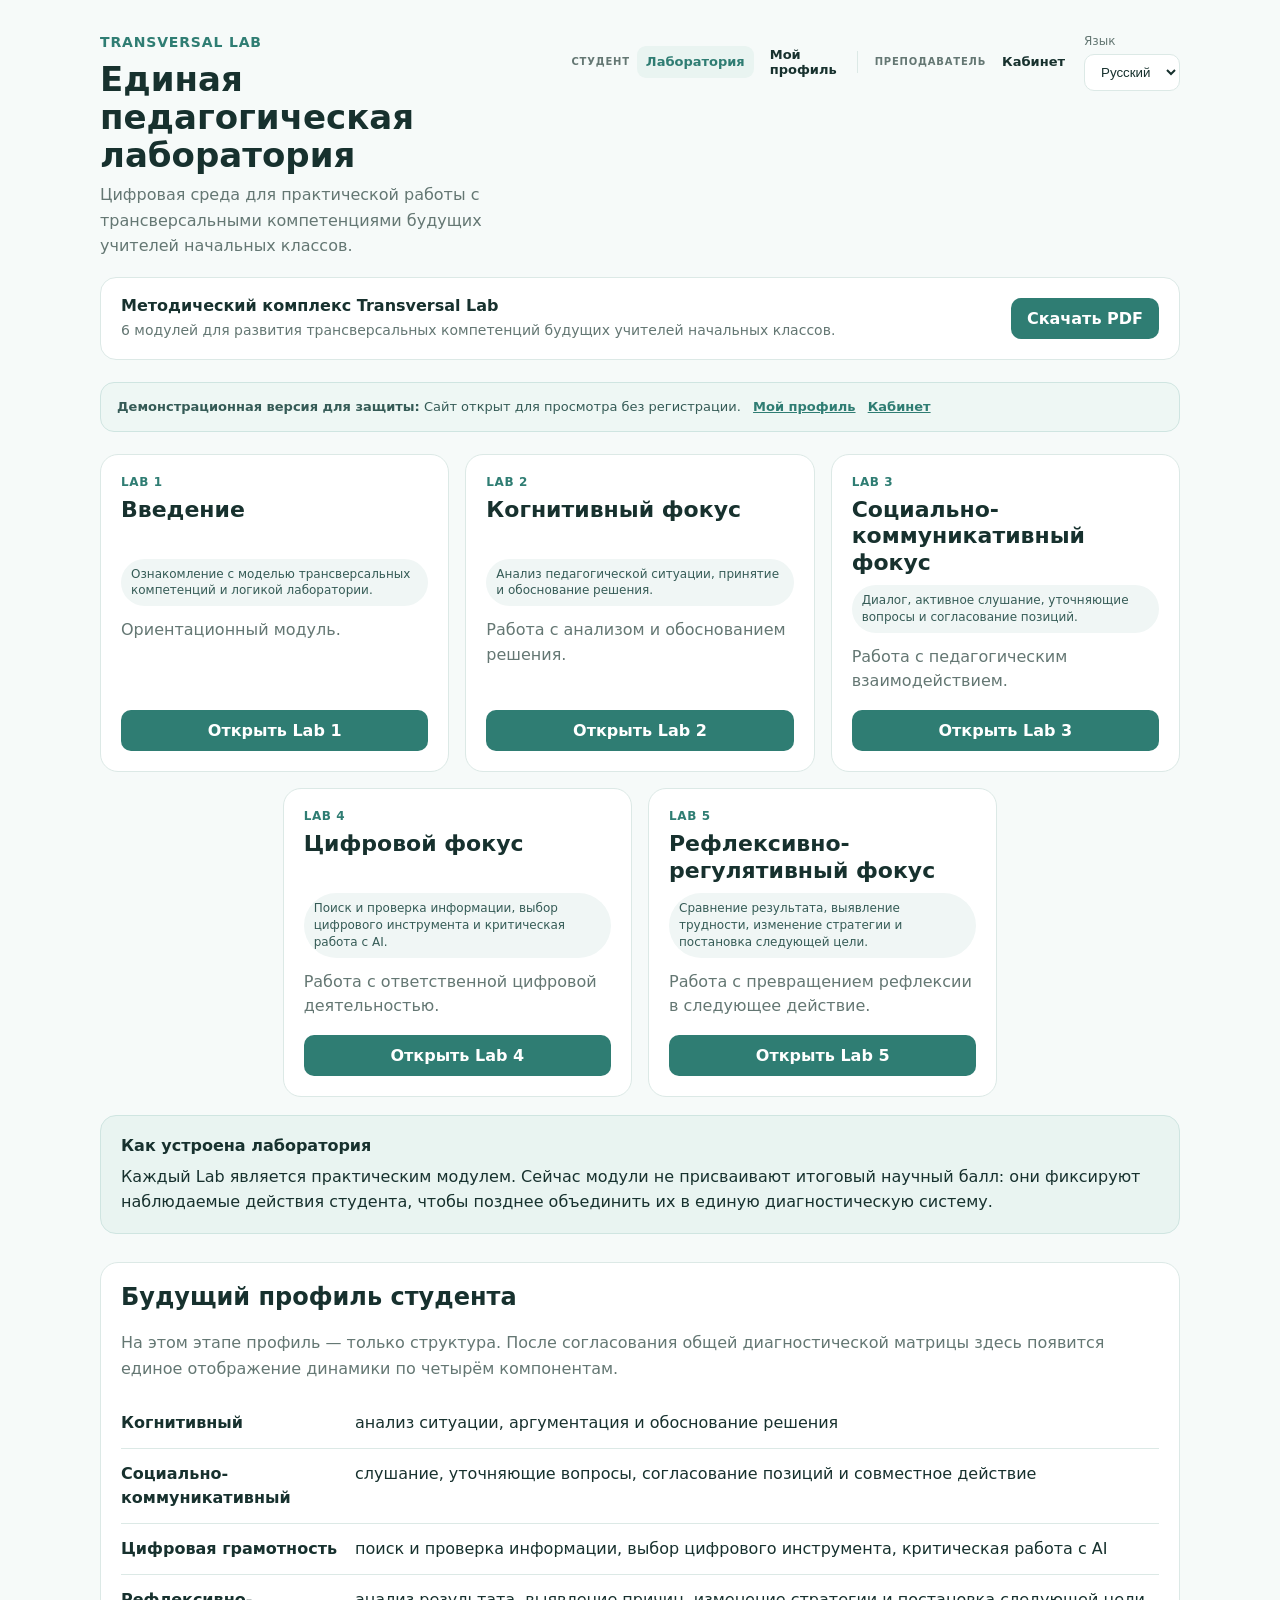
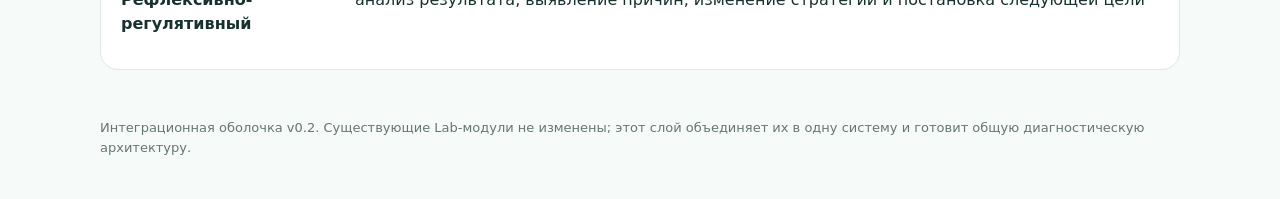
<file: index.html>
<!doctype html>
<html lang="ru">
<head>
  <meta charset="utf-8">
  <meta name="viewport" content="width=device-width,initial-scale=1">
  <title>Transversal Lab</title>
  <style>
    :root{
      --bg:#f6faf9;--panel:#fff;--text:#17312e;--muted:#647773;
      --line:#dce9e6;--accent:#2f7d73;--soft:#e9f4f1;
    }
    *{box-sizing:border-box}
    body{margin:0;font-family:Inter,system-ui,-apple-system,Segoe UI,Roboto,Arial,sans-serif;background:var(--bg);color:var(--text)}
    header{padding:34px 20px 18px;max-width:1120px;margin:auto}
    .top{display:flex;justify-content:space-between;gap:24px;align-items:flex-start}
    .brand{font-size:14px;font-weight:800;letter-spacing:.06em;color:var(--accent)}
    h1{margin:10px 0 8px;font-size:34px;line-height:1.12}
    .lead{max-width:780px;color:var(--muted);font-size:16px;line-height:1.6}
    .lang-wrap{min-width:96px}
    .root-actions{display:flex;align-items:flex-end;gap:16px;flex-wrap:wrap}.tl-role-nav-wrap{padding-bottom:2px}
    .lang-label{display:block;font-size:12px;color:var(--muted);margin-bottom:6px}
    select{width:100%;border:1px solid var(--line);border-radius:10px;padding:9px 12px;background:#fff;color:var(--text)}
    main{max-width:1120px;margin:0 auto;padding:0 20px 48px}
    .notice{background:var(--soft);border:1px solid #cfe5e1;border-radius:16px;padding:18px 20px;margin:18px 0 28px;line-height:1.55}
    .methodic-download{display:flex;align-items:center;justify-content:space-between;gap:18px;padding:18px 20px;margin:0 0 22px;background:#fff;border:1px solid var(--line);border-radius:16px}
    .methodic-copy{min-width:0}
    .methodic-copy strong{display:block;margin-bottom:5px;font-size:16px}
    .methodic-copy p{margin:0;color:var(--muted);font-size:14px;line-height:1.5}
    .download-btn{flex:none;display:inline-flex;align-items:center;justify-content:center;padding:11px 16px;border-radius:10px;background:var(--accent);color:#fff;text-decoration:none;font-weight:750;white-space:nowrap}
    .download-btn:hover{background:#286d64}
    .notice strong{display:block;margin-bottom:6px}
    .grid{display:grid;grid-template-columns:repeat(6,1fr);gap:16px}
    .card{grid-column:span 2;background:var(--panel);border:1px solid var(--line);border-radius:18px;padding:20px;display:flex;flex-direction:column;min-height:282px}
    .card:nth-child(4){grid-column:2 / span 2}
    .card:nth-child(5){grid-column:4 / span 2}
    .num{font-size:12px;color:var(--accent);font-weight:800;letter-spacing:.05em;text-transform:uppercase}
    .card h2{margin:8px 0 8px;font-size:22px;line-height:1.22;min-height:54px}
    .tag{display:block;padding:7px 10px;border-radius:999px;background:#f0f6f5;color:#355b56;font-size:12px;line-height:1.4;margin:0 0 12px}
    .card p{color:var(--muted);line-height:1.55;margin:0 0 16px;flex:1}
    .go{display:block;text-align:center;text-decoration:none;background:var(--accent);color:#fff;padding:11px 14px;border-radius:10px;font-weight:750}
    .go:hover{background:#286d64}
    .profile{margin-top:28px;background:#fff;border:1px solid var(--line);border-radius:18px;padding:20px}
    .profile h2{margin-top:0}
    .profile-intro{color:var(--muted);line-height:1.6}
    .row{display:grid;grid-template-columns:220px 1fr;gap:14px;padding:13px 0;border-top:1px solid var(--line);line-height:1.5}
    .row:first-of-type{border-top:0}
    footer{max-width:1120px;margin:auto;padding:0 20px 40px;color:var(--muted);font-size:13px;line-height:1.6}
    @media(max-width:800px){
      .grid{grid-template-columns:1fr}
      .card,.card:nth-child(4),.card:nth-child(5){grid-column:auto}
      .top{flex-direction:column}
      .lang-wrap{width:160px}
    }
    @media(max-width:560px){
      h1{font-size:29px}
      .row{grid-template-columns:1fr}
      .methodic-download{align-items:flex-start;flex-direction:column}
    }
  
/* ===== Global role navigation ===== */
.tl-role-nav{display:flex;align-items:center;justify-content:flex-end;gap:8px;flex-wrap:wrap}
.tl-role-label{font-size:10px;line-height:1;color:var(--muted,#647773);font-weight:800;letter-spacing:.08em;text-transform:uppercase;margin-left:6px}
.tl-nav-link{display:inline-flex;align-items:center;min-height:32px;padding:7px 9px;border-radius:9px;color:var(--text,#17312e);text-decoration:none;font-size:13px;font-weight:700}
.tl-nav-link:hover{background:var(--soft,#e9f4f1)}
.tl-nav-link.active{background:var(--soft,#e9f4f1);color:var(--accent,#2f7d73)}
.tl-divider{width:1px;height:22px;background:var(--line,#dce9e6);margin:0 4px}
@media(max-width:900px){.tl-role-nav{justify-content:flex-end;gap:5px}.tl-role-label{width:100%;text-align:right;margin:3px 0 0}.tl-divider{display:none}}


/* v1.5 navigation stability: CSS-only fix */
.tl-header{position:sticky!important;top:0!important;z-index:2000!important;background:#fff!important}
.tl-root-header{width:min(1160px,100%);margin:0 auto;min-height:68px;padding:0 20px;display:flex;align-items:center;justify-content:space-between;gap:20px}
.root-actions,.navright{display:flex!important;align-items:center!important;justify-content:flex-end!important;gap:10px!important;flex-wrap:nowrap!important;position:relative!important;z-index:2100!important}
.root-actions>* , .navright>*{position:relative!important;z-index:2101!important;pointer-events:auto!important}
.tl-role-nav{display:flex!important;align-items:center!important;justify-content:flex-end!important;gap:7px!important;flex-wrap:nowrap!important;position:relative!important;z-index:2101!important}
.tl-nav-link{position:relative!important;z-index:2102!important;pointer-events:auto!important;cursor:pointer!important}
.tl-global-right{position:relative!important;z-index:2102!important;pointer-events:auto!important;display:flex!important;align-items:center!important;gap:10px!important;white-space:nowrap!important}
.tl-global-link,.tl-global-lang{position:relative!important;z-index:2103!important;pointer-events:auto!important;cursor:pointer!important}
@media(max-width:900px){
  .tl-root-header{min-height:auto;padding-top:12px;padding-bottom:12px}
  .root-actions,.navright,.tl-global-right{flex-wrap:wrap!important;white-space:normal!important}
  .tl-role-nav{flex-wrap:wrap!important}
}

</style>
</head>
<body data-page="lab">
<header>
  <div class="top">
    <div>
      <div class="brand">TRANSVERSAL LAB</div>
      <h1 id="title"></h1>
      <div class="lead" id="lead"></div>
    </div>
    <div class="root-actions">
      <div class="tl-role-nav-wrap"><div class="tl-role-nav" aria-label="Навигация Transversal Lab">
      <span class="tl-role-label" data-global="studentRole">Студент</span>
      <a class="tl-nav-link active" data-page="lab" data-global="labLink" href="index.html">Лаборатория</a>
      <a class="tl-nav-link" data-page="profile" data-global="profileLinkNav" href="profile.html">Мой профиль</a>
      <span class="tl-divider" aria-hidden="true"></span>
      <span class="tl-role-label" data-global="teacherRole">Преподаватель</span>
      <a class="tl-nav-link" data-page="teacher" data-global="teacherLinkNav" href="teacher.html">Кабинет</a>
    </div></div>
      <div class="lang-wrap">
        <span class="lang-label" id="langLabel"></span>
        <select id="lang" aria-label="Language">
        <option value="ru">Русский</option>
        <option value="uz-lat">O‘zbek</option>
        <option value="uz-cyr">Ўзбекча</option>
        <option value="en">English</option>
        </select>
      </div>
    </div>
  </div>
</header>

<main>
  <section class="methodic-download" aria-labelledby="methodicTitle">
    <div class="methodic-copy">
      <strong id="methodicTitle">Transversal Lab metodik majmuasi</strong>
      <p id="methodicDescription">Bo‘lajak boshlang‘ich sinf o‘qituvchilarining transversal kompetensiyalarini rivojlantirish uchun 6 modulli majmua.</p>
    </div>
    <a class="download-btn" id="methodicDownload" href="Metodik_majmua.pdf" download="Metodik_majmua.pdf">PDF yuklab olish</a>
  </section>
  <div id="defenseDemo" style="margin:0 0 22px;padding:14px 16px;border:1px solid #cfe5e1;background:#eef7f4;border-radius:14px;color:#355b56;font-size:13px;line-height:1.5">
      <strong id="demoTitle">Ҳимоя учун намойиш версияси:</strong>
      <span id="demoText"> Сайт рўйхатдан ўтмасдан кўриш учун очиқ.</span>
      <a id="demoProfile" href="profile.html" style="margin-left:8px;color:#2f7d73;font-weight:750">Менинг профилим</a>
      <a id="demoTeacher" href="teacher.html" style="margin-left:8px;color:#2f7d73;font-weight:750">Ўқитувчи кабинети</a>
    </div>
  <section class="grid" id="labs"></section>

  <div class="notice">
    <strong id="noticeTitle"></strong>
    <span id="noticeText"></span>
  </div>

  <section class="profile">
    <h2 id="profileTitle"></h2>
    <p id="profileText" class="profile-intro"></p>
    <div id="profileRows"></div>
  </section>
</main>

<footer id="footer"></footer>

<script>
const T = {
  ru:{
    title:"Единая педагогическая лаборатория",
    lead:"Цифровая среда для практической работы с трансверсальными компетенциями будущих учителей начальных классов.",
    langLabel:"Язык", profileLink:"Мой профиль",
    demoTitle:"Демонстрационная версия для защиты:", demoText:" Сайт открыт для просмотра без регистрации.", demoProfile:"Мой профиль", demoTeacher:"Кабинет",
    methodicTitle:"Методический комплекс Transversal Lab",
    methodicDescription:"6 модулей для развития трансверсальных компетенций будущих учителей начальных классов.",
    methodicButton:"Скачать PDF",
    noticeTitle:"Как устроена лаборатория",
    noticeText:"Каждый Lab является практическим модулем. Сейчас модули не присваивают итоговый научный балл: они фиксируют наблюдаемые действия студента, чтобы позднее объединить их в единую диагностическую систему.",
    profileTitle:"Будущий профиль студента",
    profileText:"На этом этапе профиль — только структура. После согласования общей диагностической матрицы здесь появится единое отображение динамики по четырём компонентам.",
    footer:"Интеграционная оболочка v0.2. Существующие Lab-модули не изменены; этот слой объединяет их в одну систему и готовит общую диагностическую архитектуру.",
    components:[
      ["Когнитивный","анализ ситуации, аргументация и обоснование решения"],
      ["Социально-коммуникативный","слушание, уточняющие вопросы, согласование позиций и совместное действие"],
      ["Цифровая грамотность","поиск и проверка информации, выбор цифрового инструмента, критическая работа с AI"],
      ["Рефлексивно-регулятивный","анализ результата, выявление причин, изменение стратегии и постановка следующей цели"]
    ],
    labs:[
      ["Lab 1","Введение","Ознакомление с моделью трансверсальных компетенций и логикой лаборатории.","Ориентационный модуль.","Открыть Lab 1","labs/lab1/index.html"],
      ["Lab 2","Когнитивный фокус","Анализ педагогической ситуации, принятие и обоснование решения.","Работа с анализом и обоснованием решения.","Открыть Lab 2","labs/lab2/index.html"],
      ["Lab 3","Социально-коммуникативный фокус","Диалог, активное слушание, уточняющие вопросы и согласование позиций.","Работа с педагогическим взаимодействием.","Открыть Lab 3","labs/lab3/index.html"],
      ["Lab 4","Цифровой фокус","Поиск и проверка информации, выбор цифрового инструмента и критическая работа с AI.","Работа с ответственной цифровой деятельностью.","Открыть Lab 4","labs/lab4/index.html"],
      ["Lab 5","Рефлексивно-регулятивный фокус","Сравнение результата, выявление трудности, изменение стратегии и постановка следующей цели.","Работа с превращением рефлексии в следующее действие.","Открыть Lab 5","labs/lab5/index.html"]
    ]
  },
  "uz-lat":{
    title:"Yagona pedagogik laboratoriya",
    lead:"Bo‘lajak boshlang‘ich sinf o‘qituvchilarining transversal kompetensiyalari bilan amaliy ishlash uchun raqamli muhit.",
    langLabel:"Til", profileLink:"Mening profilim",
    demoTitle:"Himoya uchun namoyish versiyasi:", demoText:" Sayt ro‘yxatdan o‘tmasdan ko‘rish uchun ochiq.", demoProfile:"Mening profilim", demoTeacher:"O‘qituvchi kabineti",
    methodicTitle:"Transversal Lab metodik majmuasi",
    methodicDescription:"Bo‘lajak boshlang‘ich sinf o‘qituvchilarining transversal kompetensiyalarini rivojlantirish uchun 6 modulli majmua.",
    methodicButton:"PDF yuklab olish",
    noticeTitle:"Laboratoriya qanday ishlaydi",
    noticeText:"Har bir Lab amaliy modul hisoblanadi. Hozircha modullar yakuniy ilmiy ball bermaydi: ular talabaning kuzatiladigan harakatlarini qayd etadi va keyinchalik yagona diagnostika tizimiga birlashtiriladi.",
    profileTitle:"Talabaning kelajakdagi profili",
    profileText:"Hozir profil faqat tuzilma sifatida berilgan. Umumiy diagnostik matritsa kelishilgach, to‘rtta komponent bo‘yicha rivojlanish dinamikasi shu yerda ko‘rsatiladi.",
    footer:"Integratsion qobiq v0.2. Mavjud Lab modullari o‘zgartirilmagan; ushbu qatlam ularni yagona tizimga birlashtiradi va umumiy diagnostika arxitekturasini tayyorlaydi.",
    components:[
      ["Kognitiv","vaziyatni tahlil qilish, dalillash va qarorni asoslash"],
      ["Ijtimoiy-kommunikativ","tinglash, aniqlashtiruvchi savollar, pozitsiyalarni muvofiqlashtirish va hamkorlikdagi harakat"],
      ["Raqamli savodxonlik","axborotni izlash va tekshirish, raqamli vositani tanlash, AI bilan tanqidiy ishlash"],
      ["Refleksiv-regulyativ","natijani tahlil qilish, sababni aniqlash, strategiyani o‘zgartirish va keyingi maqsadni belgilash"]
    ],
    labs:[
      ["Lab 1","Kirish","Transversal kompetensiyalar modeli va laboratoriya mantiqi bilan tanishish.","Kirish moduli.","Lab 1 ni ochish","labs/lab1/index.html"],
      ["Lab 2","Kognitiv yo‘nalish","Pedagogik vaziyatni tahlil qilish, qaror qabul qilish va uni asoslash.","Tahlil va qarorni asoslash bilan ishlash.","Lab 2 ni ochish","labs/lab2/index.html"],
      ["Lab 3","Ijtimoiy-kommunikativ yo‘nalish","Dialog, faol tinglash, aniqlashtiruvchi savollar va pozitsiyalarni muvofiqlashtirish.","Pedagogik hamkorlik bilan ishlash.","Lab 3 ni ochish","labs/lab3/index.html"],
      ["Lab 4","Raqamli yo‘nalish","Axborotni izlash va tekshirish, raqamli vositani tanlash va AI bilan tanqidiy ishlash.","Mas’uliyatli raqamli faoliyat bilan ishlash.","Lab 4 ni ochish","labs/lab4/index.html"],
      ["Lab 5","Refleksiv-regulyativ yo‘nalish","Natijani taqqoslash, qiyinchilikni aniqlash, strategiyani o‘zgartirish va keyingi maqsadni belgilash.","Refleksiyani keyingi harakatga aylantirish bilan ishlash.","Lab 5 ni ochish","labs/lab5/index.html"]
    ]
  },
  "uz-cyr":{
    title:"Ягона педагогик лаборатория",
    lead:"Бўлажак бошланғич синф ўқитувчиларининг трансверсал компетенциялари билан амалий ишлаш учун рақамли муҳит.",
    langLabel:"Тил", profileLink:"Менинг профилим",
    demoTitle:"Ҳимоя учун намойиш версияси:", demoText:" Сайт рўйхатдан ўтмасдан кўриш учун очиқ.", demoProfile:"Менинг профилим", demoTeacher:"Ўқитувчи кабинети",
    methodicTitle:"Transversal Lab методик мажмуаси",
    methodicDescription:"Бўлажак бошланғич синф ўқитувчиларининг трансверсал компетенцияларини ривожлантириш учун 6 модулли мажмуа.",
    methodicButton:"PDF юклаб олиш",
    noticeTitle:"Лаборатория қандай ишлайди",
    noticeText:"Ҳар бир Lab амалий модул ҳисобланади. Ҳозирча модуллар якуний илмий балл бермайди: улар талабанинг кузатиладиган ҳаракатларини қайд этади ва кейинчалик ягона диагностика тизимига бирлаштирилади.",
    profileTitle:"Талабанинг келажакдаги профили",
    profileText:"Ҳозир профиль фақат тузилма сифатида берилган. Умумий диагностик матрица келишилгандан сўнг, тўртта компонент бўйича ривожланиш динамикаси шу ерда кўрсатилади.",
    footer:"Интеграцион қобиқ v0.2. Мавжуд Lab модуллари ўзгартирилмаган; ушбу қатлам уларни ягона тизимга бирлаштиради ва умумий диагностика архитектурасини тайёрлайди.",
    components:[
      ["Когнитив","вазиятни таҳлил қилиш, далиллаш ва қарорни асослаш"],
      ["Ижтимоий-коммуникатив","тинглаш, аниқлаштирувчи саволлар, позицияларни мувофиқлаштириш ва ҳамкорликдаги ҳаракат"],
      ["Рақамли саводхонлик","ахборотни излаш ва текшириш, рақамли воситани танлаш, AI билан танқидий ишлаш"],
      ["Рефлексив-регулятив","натижани таҳлил қилиш, сабабни аниқлаш, стратегияни ўзгартириш ва кейинги мақсадни белгилаш"]
    ],
    labs:[
      ["Lab 1","Кириш","Трансверсал компетенциялар модели ва лаборатория мантиғи билан танишиш.","Кириш модули.","Lab 1 ни очиш","labs/lab1/index.html"],
      ["Lab 2","Когнитив йўналиш","Педагогик вазиятни таҳлил қилиш, қарор қабул қилиш ва уни асослаш.","Таҳлил ва қарорни асослаш билан ишлаш.","Lab 2 ни очиш","labs/lab2/index.html"],
      ["Lab 3","Ижтимоий-коммуникатив йўналиш","Диалог, фаол тинглаш, аниқлаштирувчи саволлар ва позицияларни мувофиқлаштириш.","Педагогик ҳамкорлик билан ишлаш.","Lab 3 ни очиш","labs/lab3/index.html"],
      ["Lab 4","Рақамли йўналиш","Ахборотни излаш ва текшириш, рақамли воситани танлаш ва AI билан танқидий ишлаш.","Масъулиятли рақамли фаолият билан ишлаш.","Lab 4 ни очиш","labs/lab4/index.html"],
      ["Lab 5","Рефлексив-регулятив йўналиш","Натижани таққослаш, қийинчиликни аниқлаш, стратегияни ўзгартириш ва кейинги мақсадни белгилаш.","Рефлексияни кейинги ҳаракатга айлантириш билан ишлаш.","Lab 5 ни очиш","labs/lab5/index.html"]
    ]
  },
  en:{
    title:"Unified Pedagogical Laboratory",
    lead:"A digital environment for practical work with transversal competences of future primary school teachers.",
    langLabel:"Language", profileLink:"My profile",
    demoTitle:"Defense demonstration version:", demoText:" The site is open for viewing without registration.", demoProfile:"My profile", demoTeacher:"Teacher dashboard",
    methodicTitle:"Transversal Lab methodological package",
    methodicDescription:"A six-module package for developing transversal competences of future primary school teachers.",
    methodicButton:"Download PDF",
    noticeTitle:"How the laboratory works",
    noticeText:"Each Lab is a practical module. At this stage, the modules do not assign a final scientific score: they capture observable student actions that will later be integrated into one diagnostic system.",
    profileTitle:"Future student profile",
    profileText:"At this stage the profile is only a structure. After the common diagnostic matrix is agreed, this area will show development dynamics across the four components.",
    footer:"Integration shell v0.2. Existing Lab modules are unchanged; this layer combines them into one system and prepares the common diagnostic architecture.",
    components:[
      ["Cognitive","situation analysis, reasoning and justification of decisions"],
      ["Socio-communicative","listening, clarifying questions, position alignment and collaborative action"],
      ["Digital literacy","information search and verification, digital tool selection, critical work with AI"],
      ["Reflexive-regulatory","result analysis, identifying causes, changing strategy and setting the next goal"]
    ],
    labs:[
      ["Lab 1","Introduction","Orientation in the transversal competence model and the logic of the laboratory.","Orientation module.","Open Lab 1","labs/lab1/index.html"],
      ["Lab 2","Cognitive focus","Pedagogical situation analysis, decision-making and justification.","Work with analysis and decision justification.","Open Lab 2","labs/lab2/index.html"],
      ["Lab 3","Socio-communicative focus","Dialogue, active listening, clarifying questions and position alignment.","Work with pedagogical interaction.","Open Lab 3","labs/lab3/index.html"],
      ["Lab 4","Digital focus","Information search and verification, digital tool selection and critical work with AI.","Work with responsible digital activity.","Open Lab 4","labs/lab4/index.html"],
      ["Lab 5","Reflexive-regulatory focus","Comparing results, identifying difficulties, changing strategy and setting the next goal.","Work with turning reflection into the next action.","Open Lab 5","labs/lab5/index.html"]
    ]
  }
};

function render(lang){
  const t=T[lang] || T.ru;
  document.documentElement.lang = lang==="uz-cyr" || lang==="uz-lat" ? "uz" : lang;
  document.getElementById("title").textContent=t.title;
  document.getElementById("lead").textContent=t.lead;
  document.getElementById("langLabel").textContent=t.langLabel;
  document.getElementById("methodicTitle").textContent=t.methodicTitle;
  document.getElementById("methodicDescription").textContent=t.methodicDescription;
  document.getElementById("methodicDownload").textContent=t.methodicButton;
  document.getElementById("demoTitle").textContent=t.demoTitle;
  document.getElementById("demoText").textContent=t.demoText;
  document.getElementById("demoProfile").textContent=t.demoProfile;
  document.getElementById("demoTeacher").textContent=t.demoTeacher;

  document.getElementById("noticeTitle").textContent=t.noticeTitle;
  document.getElementById("noticeText").textContent=t.noticeText;
  document.getElementById("profileTitle").textContent=t.profileTitle;
  document.getElementById("profileText").textContent=t.profileText;
  document.getElementById("footer").textContent=t.footer;

  document.getElementById("labs").innerHTML = t.labs.map(x => `
    <article class="card">
      <div class="num">${x[0]}</div>
      <h2>${x[1]}</h2>
      <div class="tag">${x[2]}</div>
      <p>${x[3]}</p>
      <a class="go" href="${x[5]}">${x[4]}</a>
    </article>
  `).join("");

  document.getElementById("profileRows").innerHTML = t.components.map(x => `
    <div class="row">
      <strong>${x[0]}</strong>
      <span>${x[1]}</span>
    </div>
  `).join("");

  localStorage.setItem("tl_lang", lang);
}

const saved = localStorage.getItem("tl_lang") || "ru";
document.getElementById("lang").value=saved;
render(saved);
document.getElementById("lang").addEventListener("change",e=>render(e.target.value));
</script>

<script>
(function(){
  const NAV_TEXT={
    ru:{studentRole:"Студент",labLink:"Лаборатория",profileLinkNav:"Мой профиль",teacherRole:"Преподаватель",teacherLinkNav:"Кабинет"},
    "uz-lat":{studentRole:"Talaba",labLink:"Laboratoriya",profileLinkNav:"Mening profilim",teacherRole:"O‘qituvchi",teacherLinkNav:"Kabinet"},
    "uz-cyr":{studentRole:"Талаба",labLink:"Лаборатория",profileLinkNav:"Менинг профилим",teacherRole:"Ўқитувчи",teacherLinkNav:"Кабинет"},
    en:{studentRole:"Student",labLink:"Laboratory",profileLinkNav:"My profile",teacherRole:"Teacher",teacherLinkNav:"Dashboard"}
  };
  function current(){const l=localStorage.getItem("tl_lang")||"ru";return NAV_TEXT[l]?l:"ru"}
  function paint(){
    const x=NAV_TEXT[current()];
    document.querySelectorAll("[data-global]").forEach(el=>{
      const key=el.getAttribute("data-global"); if(x[key]) el.textContent=x[key];
    });
    document.querySelectorAll("[data-page]").forEach(el=>{
      el.classList.toggle("active",el.getAttribute("data-page")===(document.body.getAttribute("data-page")||"lab"));
    });
  }
  document.addEventListener("DOMContentLoaded",()=>{
    const sel=document.getElementById("lang")||document.getElementById("languageSelect");
    if(sel){
      const shared=localStorage.getItem("tl_lang");
      if(shared && [...sel.options].some(o=>o.value===shared)) sel.value=shared;
      sel.addEventListener("change",()=>{localStorage.setItem("tl_lang",sel.value);paint()});
    }
    paint();
  });
  window.addEventListener("storage",paint);
})();
</script>
</body>
</html>
</file>
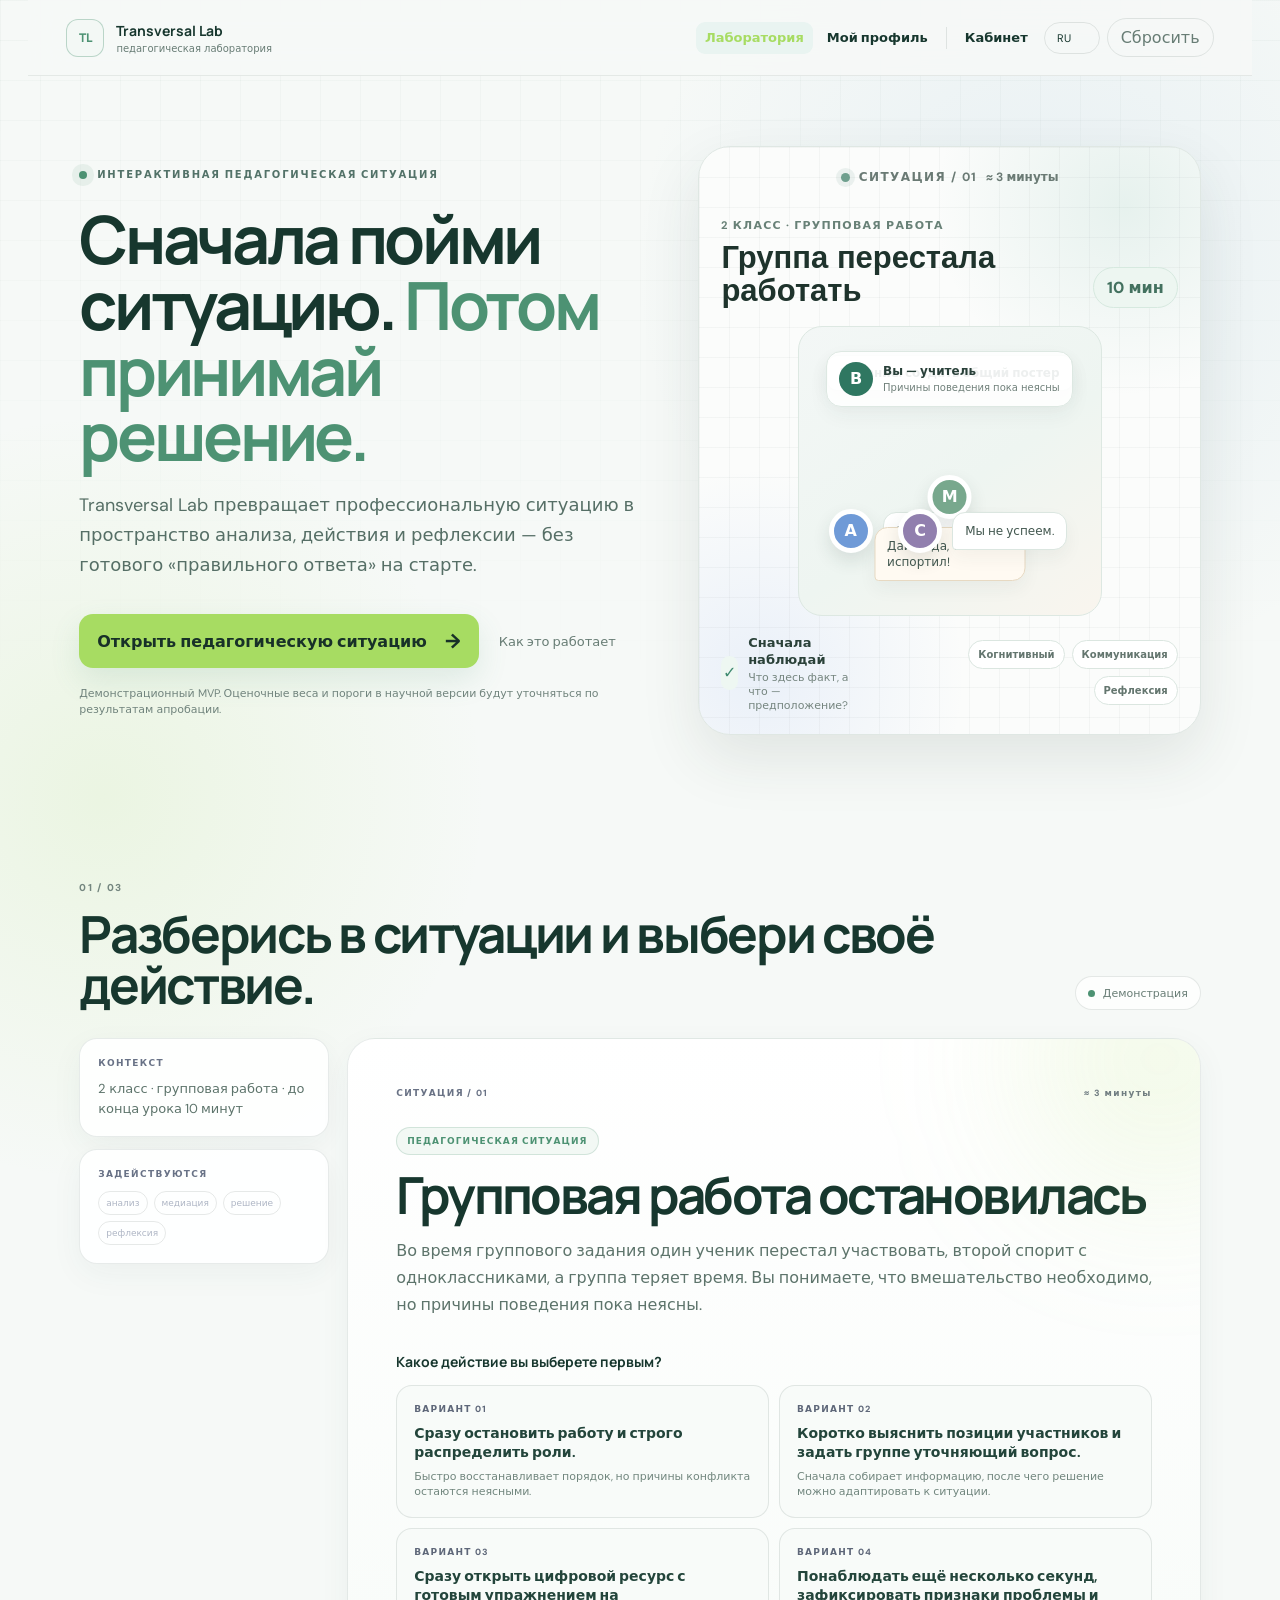
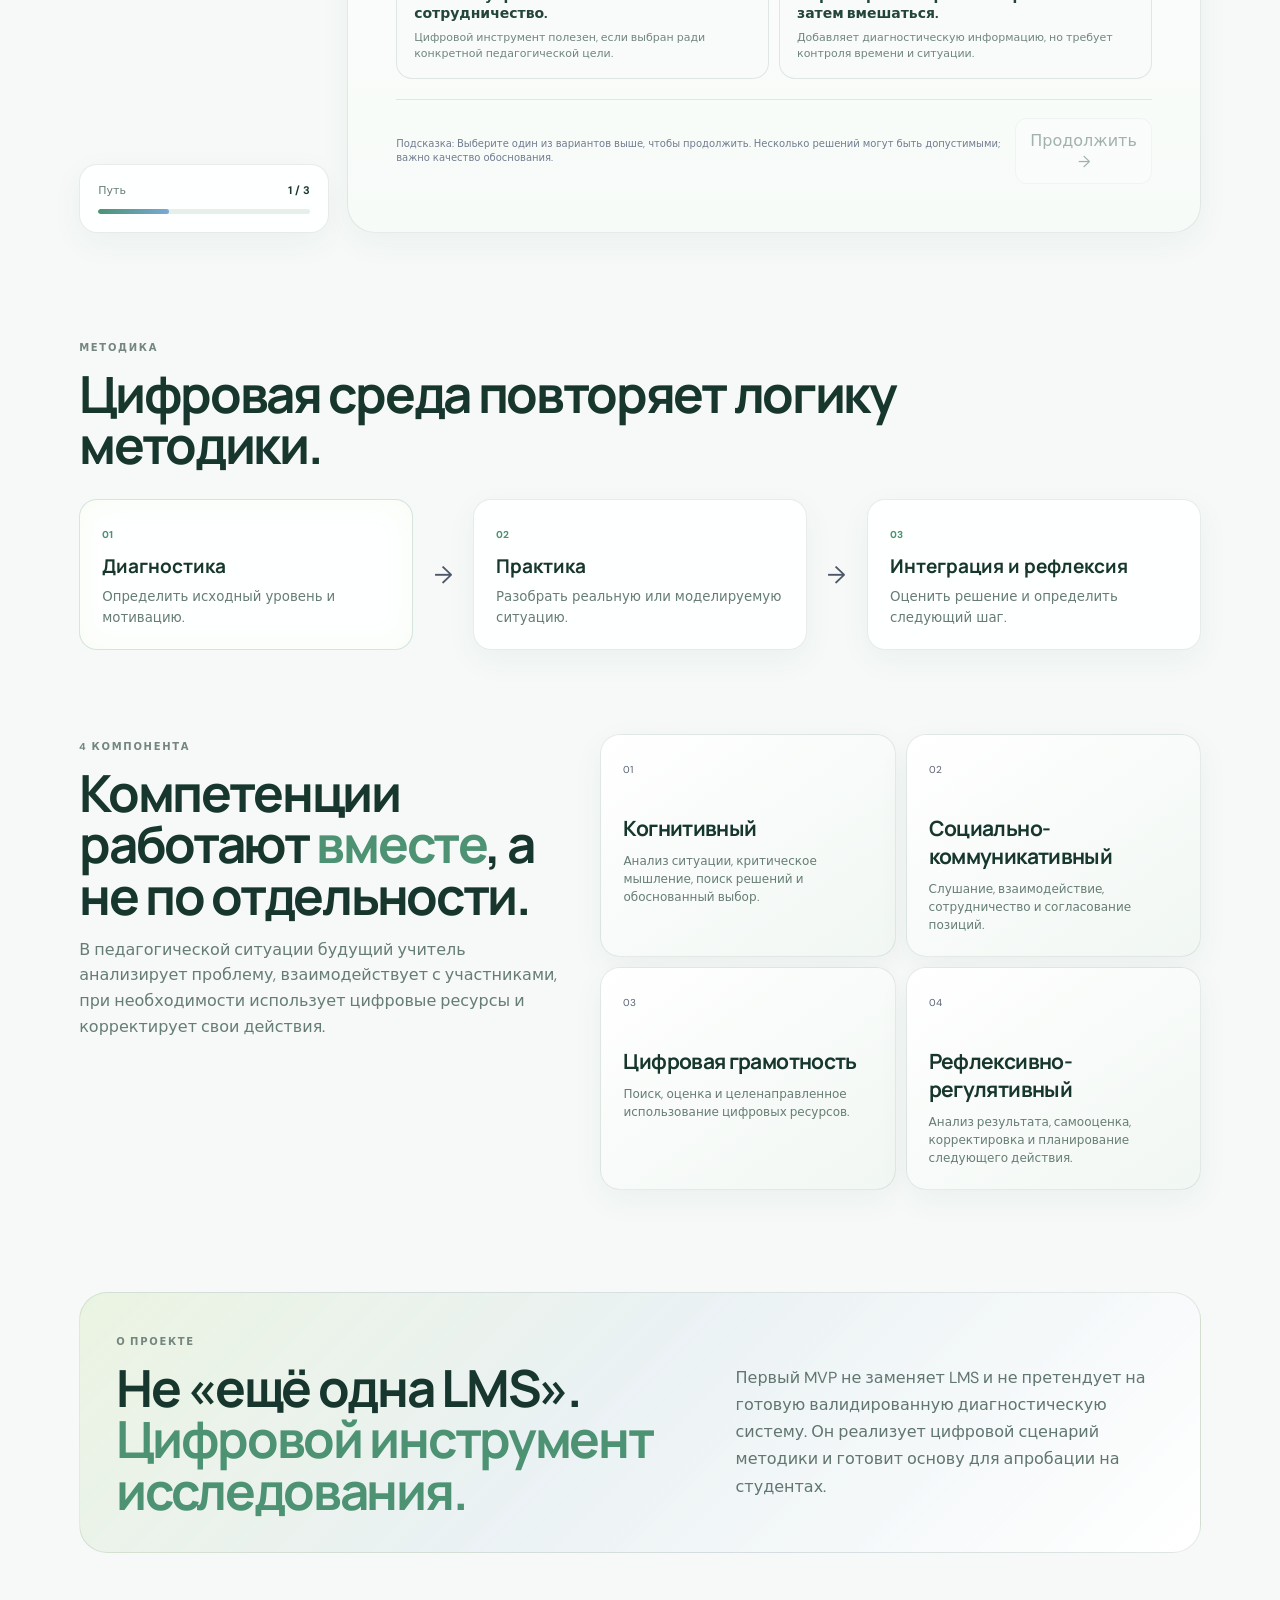
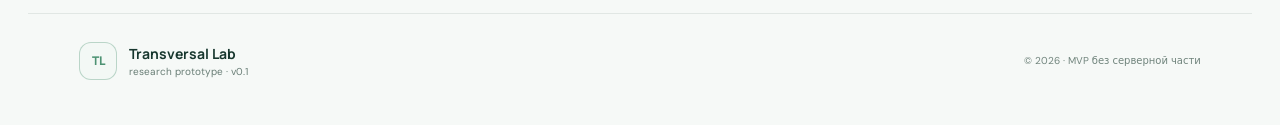
<file: labs/lab1/index.html>
<!doctype html>
<html lang="ru">
<head>
  <meta charset="utf-8" />
  <meta name="viewport" content="width=device-width, initial-scale=1" />
  <meta name="description" content="Transversal Lab — интерактивная цифровая среда для развития трансверсальных компетенций будущих учителей начальных классов." />
  <title>Transversal Lab — педагогическая лаборатория</title>
  <link rel="preconnect" href="https://fonts.googleapis.com">
  <link rel="preconnect" href="https://fonts.gstatic.com" crossorigin>
  <link href="https://fonts.googleapis.com/css2?family=DM+Sans:wght@400;500;600;700&family=Manrope:wght@500;600;700;800&display=swap" rel="stylesheet">
  <link rel="stylesheet" href="styles.css" />
</head>
<body data-page="lab">
  <div class="site-shell">
    <header class="topbar">
      <a class="brand" href="#top" aria-label="Transversal Lab">
        <span class="brand-mark">TL</span>
        <span>
          <strong>Transversal Lab</strong>
          <small data-i18n-static="brandSubtitle">педагогическая лаборатория</small>
        </span>
      </a>

      <nav class="nav" aria-label="Основная навигация">
        <a href="#lab" data-i18n-static="navLaboratory">Лаборатория</a>
        <a href="#method" data-i18n-static="navMethod">Методика</a>
        <a href="#competencies" data-i18n-static="navCompetencies">Компетенции</a>
        <a href="#about" data-i18n-static="navAbout">О проекте</a>
      </nav>

      <div class="top-actions">
        <nav class="tl-role-nav" aria-label="Навигация Transversal Lab">
      <span class="tl-role-label" data-global="studentRole">Студент</span>
      <a class="tl-nav-link active" data-page="lab" data-global="labLink" href="../../index.html">Лаборатория</a>
      <a class="tl-nav-link" data-page="profile" data-global="profileLinkNav" href="../../profile.html">Мой профиль</a>
      <span class="tl-divider" aria-hidden="true"></span>
      <span class="tl-role-label" data-global="teacherRole">Преподаватель</span>
      <a class="tl-nav-link" data-page="teacher" data-global="teacherLinkNav" href="../../teacher.html">Кабинет</a>
    </nav>
        <label class="lang-select">
          <span class="sr-only">Язык</span>
          <select id="languageSelect">
            <option value="ru">RU</option>
            <option value="uz">UZ</option>
            <option value="uzc">ЎЗ</option>
            <option value="en">EN</option>
          </select>
        </label>
        <button class="ghost-btn" id="resetBtn" type="button" data-i18n-static="resetButton">Сбросить</button>
      </div>
    </header>

    <main id="top">
      <section class="hero" id="lab">
        <div class="hero-copy">
          <div class="eyebrow"><span class="pulse"></span><span data-i18n="eyebrow">ИНТЕРАКТИВНАЯ ПЕДАГОГИЧЕСКАЯ СИТУАЦИЯ</span></div>
          <h1 data-i18n="heroTitle">Сначала пойми ситуацию. <em>Потом принимай решение.</em></h1>
          <p data-i18n="heroText">Transversal Lab превращает профессиональную ситуацию в пространство анализа, действия и рефлексии — без готового «правильного ответа» на старте.</p>
          <div class="hero-actions">
            <button class="primary-btn" id="startBtn" type="button">
              <span data-i18n="startCta">Открыть педагогическую ситуацию</span>
              <span class="arrow">→</span>
            </button>
            <a class="text-link" href="#method" data-i18n="howLink">Как это работает</a>
          </div>
          <div class="micro-note" data-i18n="demoNote">Демонстрационный MVP. Оценочные веса и пороги в научной версии будут уточняться по результатам апробации.</div>
        </div>

        <div class="hero-visual classroom-board" aria-label="Предпросмотр педагогической ситуации">
          <div class="scene-toolbar">
            <span class="scene-dot"></span>
            <span data-i18n-static="caseIdLabel">CASE 01</span>
            <span class="scene-time" data-i18n-static="sceneMinutes">≈ 3 минуты</span>
          </div>

          <div class="scene-header">
            <div>
              <span class="scene-kicker" data-i18n-static="sceneContext">2 КЛАСС · ГРУППОВАЯ РАБОТА</span>
              <h3 data-i18n-static="sceneTitle">Группа перестала работать</h3>
            </div>
            <span class="scene-chip" data-i18n-static="sceneTimeLeft">10 мин</span>
          </div>

          <div class="classroom-scene">
            <div class="board-note" data-i18n-static="sceneTask">Задание: создать общий постер</div>
            <div class="desk desk-left"><span class="avatar avatar-blue">А</span><span class="speech" data-i18n-static="speechOne">Я больше не хочу.</span></div>
            <div class="desk desk-center"><span class="avatar avatar-green">М</span><span class="speech speech-warn" data-i18n-static="speechTwo">Дай сюда, ты всё испортил!</span></div>
            <div class="desk desk-right"><span class="avatar avatar-violet">С</span><span class="speech" data-i18n-static="speechThree">Мы не успеем.</span></div>
            <div class="teacher-card">
              <span class="teacher-avatar" data-i18n-static="teacherInitial">В</span>
              <div><strong data-i18n-static="teacherRole">Вы — учитель</strong><small data-i18n-static="teacherReason">Причины поведения пока неясны</small></div>
            </div>
          </div>

          <div class="scene-footer">
            <div class="observation">
              <span class="observation-icon">✓</span>
              <div><strong data-i18n-static="observationTitle">Сначала наблюдай</strong><small data-i18n-static="observationText">Что в ситуации является фактом, а что — предположением?</small></div>
            </div>
            <div class="component-mini-list">
              <span data-i18n-static="miniCognitive">Когнитивный</span>
              <span data-i18n-static="miniCommunication">Коммуникация</span>
              <span data-i18n-static="miniReflection">Рефлексия</span>
            </div>
          </div>
        </div>
      </section>

      <section class="case-section" id="case">
        <div class="section-heading">
          <div>
            <span class="section-index">01 / 03</span>
            <h2 data-i18n="caseTitle">Разберись в ситуации и выбери своё действие.</h2>
          </div>
          <div class="case-status"><span class="status-dot"></span><span id="caseStatus" data-i18n-static="caseStatus">Демонстрация</span></div>
        </div>

        <div class="case-layout">
          <aside class="case-sidebar">
            <div class="side-card">
              <div class="side-label" data-i18n-static="sideContext">КОНТЕКСТ</div>
              <p id="caseContext">2 класс · групповая работа · до конца урока 10 минут</p>
            </div>
            <div class="side-card compact">
              <div class="side-label" data-i18n-static="sideComponents">ЗАДЕЙСТВУЮТСЯ</div>
              <div class="mini-pills">
                <span data-i18n-static="tagAnalysis">анализ</span><span data-i18n-static="tagMediation">медиация</span><span data-i18n-static="tagDecision">решение</span><span data-i18n-static="tagReflection">рефлексия</span>
              </div>
            </div>
            <div class="side-card progress-card">
              <div class="progress-label"><span data-i18n-static="pathLabel">Путь</span><strong id="progressLabel">1 / 3</strong></div>
              <div class="progress-track"><span id="progressBar"></span></div>
            </div>
          </aside>

          <article class="case-card">
            <div class="case-topline">
              <span class="case-type" data-i18n-static="caseIdLabel">CASE / 01</span>
              <span class="case-time" data-i18n-static="sceneMinutes">≈ 3 минуты</span>
            </div>
            <div class="scenario-badge" data-i18n-static="scenarioLabel">Педагогическая ситуация</div>
            <h3 id="scenarioTitle">Групповая работа остановилась</h3>
            <p id="scenarioText">Во время группового задания один ученик перестал участвовать, второй спорит с одноклассниками, а группа теряет время. Вы понимаете, что немедленное вмешательство необходимо, но причины поведения пока неясны.</p>

            <div class="decision-prompt" id="decisionPrompt">Какое действие вы выберете первым?</div>
            <div class="choices" id="choices"></div>

            <div class="case-footer">
              <span class="hint"><span data-i18n-static="hintLabel">Подсказка:</span> <span id="hintText" data-i18n-static="hintText">Выберите один из вариантов выше, чтобы продолжить. Несколько решений могут быть допустимыми; важно качество обоснования.</span></span>
              <button class="secondary-btn" id="nextBtn" type="button" disabled>Продолжить →</button>
            </div>
          </article>
        </div>
      </section>

      <section class="result-section hidden" id="resultSection">
        <div class="result-head">
          <div>
            <span class="section-index">02 / 03</span>
            <h2 data-i18n-static="resultSectionTitle">Результат — не оценка личности, а профиль следующего шага.</h2>
          </div>
          <div class="score-badge" id="overallScore">—</div>
        </div>

        <div class="result-grid">
          <div class="result-main glass-card">
            <div class="result-main-top">
              <div>
                <div class="side-label" data-i18n-static="summaryLabel">СВОДКА</div>
                <h3 id="resultTitle" data-i18n-static="resultTitle">Анализ завершён</h3>
              </div>
              <span class="score-scale" data-i18n-static="scoreScale">Шкала 3–2–1</span>
            </div>
            <p id="resultText" data-i18n-static="resultText">Вы получили демонстрационный профиль по четырём компонентам. В реальной версии оценки будут основаны на валидированных диагностических заданиях.</p>
            <div class="bars" id="bars"></div>
          </div>

          <div class="reflection-card glass-card">
            <div class="side-label" data-i18n-static="reflectionLabel">РЕФЛЕКСИЯ</div>
            <h3 data-i18n-static="reflectionTitle">Что изменило бы ваш выбор?</h3>
            <textarea id="reflection" data-i18n-placeholder="reflectionPlaceholder" placeholder="Например: я бы сначала выслушал участников, а затем перераспределил роли…"></textarea>
            <button class="primary-btn small" id="saveReflection" type="button" data-i18n-static="saveReflection">Сохранить рефлексию</button>
            <div class="saved-note hidden" id="savedNote" data-i18n-static="savedNote">Сохранено локально в браузере ✓</div>
          </div>
        </div>
      </section>

      <section class="method-section" id="method">
        <div class="section-heading">
          <div>
            <span class="section-index" data-i18n-static="methodEyebrow">МЕТОДИКА</span>
            <h2 data-i18n-static="methodTitle">Цифровая среда повторяет логику методики.</h2>
          </div>
        </div>

        <div class="method-flow">
          <div class="flow-step active"><span>01</span><strong data-i18n-static="methodDiagnosis">Диагностика</strong><small data-i18n-static="methodDiagnosisText">Понять исходный уровень и мотивацию.</small></div>
          <div class="flow-arrow">→</div>
          <div class="flow-step"><span>02</span><strong data-i18n-static="methodPractice">Практика</strong><small data-i18n-static="methodPracticeText">Разобрать реальную или моделируемую ситуацию.</small></div>
          <div class="flow-arrow">→</div>
          <div class="flow-step"><span>03</span><strong data-i18n-static="methodIntegration">Интеграция и рефлексия</strong><small data-i18n-static="methodIntegrationText">Оценить решение и определить следующий шаг.</small></div>
        </div>
      </section>

      <section class="competency-section" id="competencies">
        <div class="competency-intro">
          <span class="section-index" data-i18n-static="componentSectionLabel">4 КОМПОНЕНТА</span>
          <h2 data-i18n-static="componentSectionTitle">Компетенции работают <em>вместе</em>, а не по отдельности.</h2>
          <p data-i18n-static="componentSectionText">В профессиональной ситуации будущий учитель одновременно анализирует проблему, взаимодействует с участниками, при необходимости использует цифровые ресурсы и корректирует собственные действия.</p>
        </div>
        <div class="competency-grid">
          <article class="comp-card comp-1"><span>01</span><h3 data-i18n-static="cognitiveTitle">Когнитивный</h3><p data-i18n-static="cognitiveText">анализ ситуации, критическое мышление, поиск решений, обоснованный выбор.</p></article>
          <article class="comp-card comp-2"><span>02</span><h3 data-i18n-static="socialTitle">Социально-коммуникативный</h3><p data-i18n-static="socialText">слушание, взаимодействие, сотрудничество, согласование позиций.</p></article>
          <article class="comp-card comp-3"><span>03</span><h3 data-i18n-static="digitalTitle">Цифровая грамотность</h3><p data-i18n-static="digitalText">поиск, оценка и целенаправленное использование цифровых ресурсов.</p></article>
          <article class="comp-card comp-4"><span>04</span><h3 data-i18n-static="reflectiveTitle">Рефлексивно-регулятивный</h3><p data-i18n-static="reflectiveText">анализ результата, самооценка, корректировка и планирование следующего действия.</p></article>
        </div>
      </section>

      <section class="about-section" id="about">
        <div class="about-card">
          <div>
            <span class="section-index" data-i18n-static="aboutEyebrow">О ПРОЕКТЕ</span>
            <h2 data-i18n-static="aboutTitle">Не «ещё одна LMS». <br/><em>Цифровой инструмент исследования.</em></h2>
          </div>
          <p data-i18n-static="aboutText">Первый MVP не заменяет LMS и не претендует на готовую валидированную диагностическую систему. Его задача — реализовать цифровой сценарий методики и подготовить основу для апробации на студентах.</p>
        </div>
      </section>
    </main>

    <footer class="footer">
      <div class="brand footer-brand"><span class="brand-mark">TL</span><span><strong>Transversal Lab</strong><small>research prototype · v0.1</small></span></div>
      <span data-i18n-static="footerText">© 2026 · MVP без серверной части</span>
    </footer>
  </div>

  <script src="app.js"></script>

<script>
(function(){
  const NAV_TEXT={
    ru:{studentRole:"Студент",labLink:"Лаборатория",profileLinkNav:"Мой профиль",teacherRole:"Преподаватель",teacherLinkNav:"Кабинет"},
    "uz-lat":{studentRole:"Talaba",labLink:"Laboratoriya",profileLinkNav:"Mening profilim",teacherRole:"O‘qituvchi",teacherLinkNav:"Kabinet"},
    "uz-cyr":{studentRole:"Талаба",labLink:"Лаборатория",profileLinkNav:"Менинг профилим",teacherRole:"Ўқитувчи",teacherLinkNav:"Кабинет"},
    en:{studentRole:"Student",labLink:"Laboratory",profileLinkNav:"My profile",teacherRole:"Teacher",teacherLinkNav:"Dashboard"}
  };
  function current(){const l=localStorage.getItem("tl_lang")||"ru";return NAV_TEXT[l]?l:"ru"}
  function paint(){
    const x=NAV_TEXT[current()];
    document.querySelectorAll("[data-global]").forEach(el=>{
      const key=el.getAttribute("data-global"); if(x[key]) el.textContent=x[key];
    });
    document.querySelectorAll("[data-page]").forEach(el=>{
      el.classList.toggle("active",el.getAttribute("data-page")===(document.body.getAttribute("data-page")||"lab"));
    });
  }
  document.addEventListener("DOMContentLoaded",()=>{
    const sel=document.getElementById("lang")||document.getElementById("languageSelect");
    if(sel){
      const shared=localStorage.getItem("tl_lang");
      if(shared && [...sel.options].some(o=>o.value===shared)) sel.value=shared;
      sel.addEventListener("change",()=>{localStorage.setItem("tl_lang",sel.value);paint()});
    }
    paint();
  });
  window.addEventListener("storage",paint);
})();
</script>
</body>
</html>
</file>
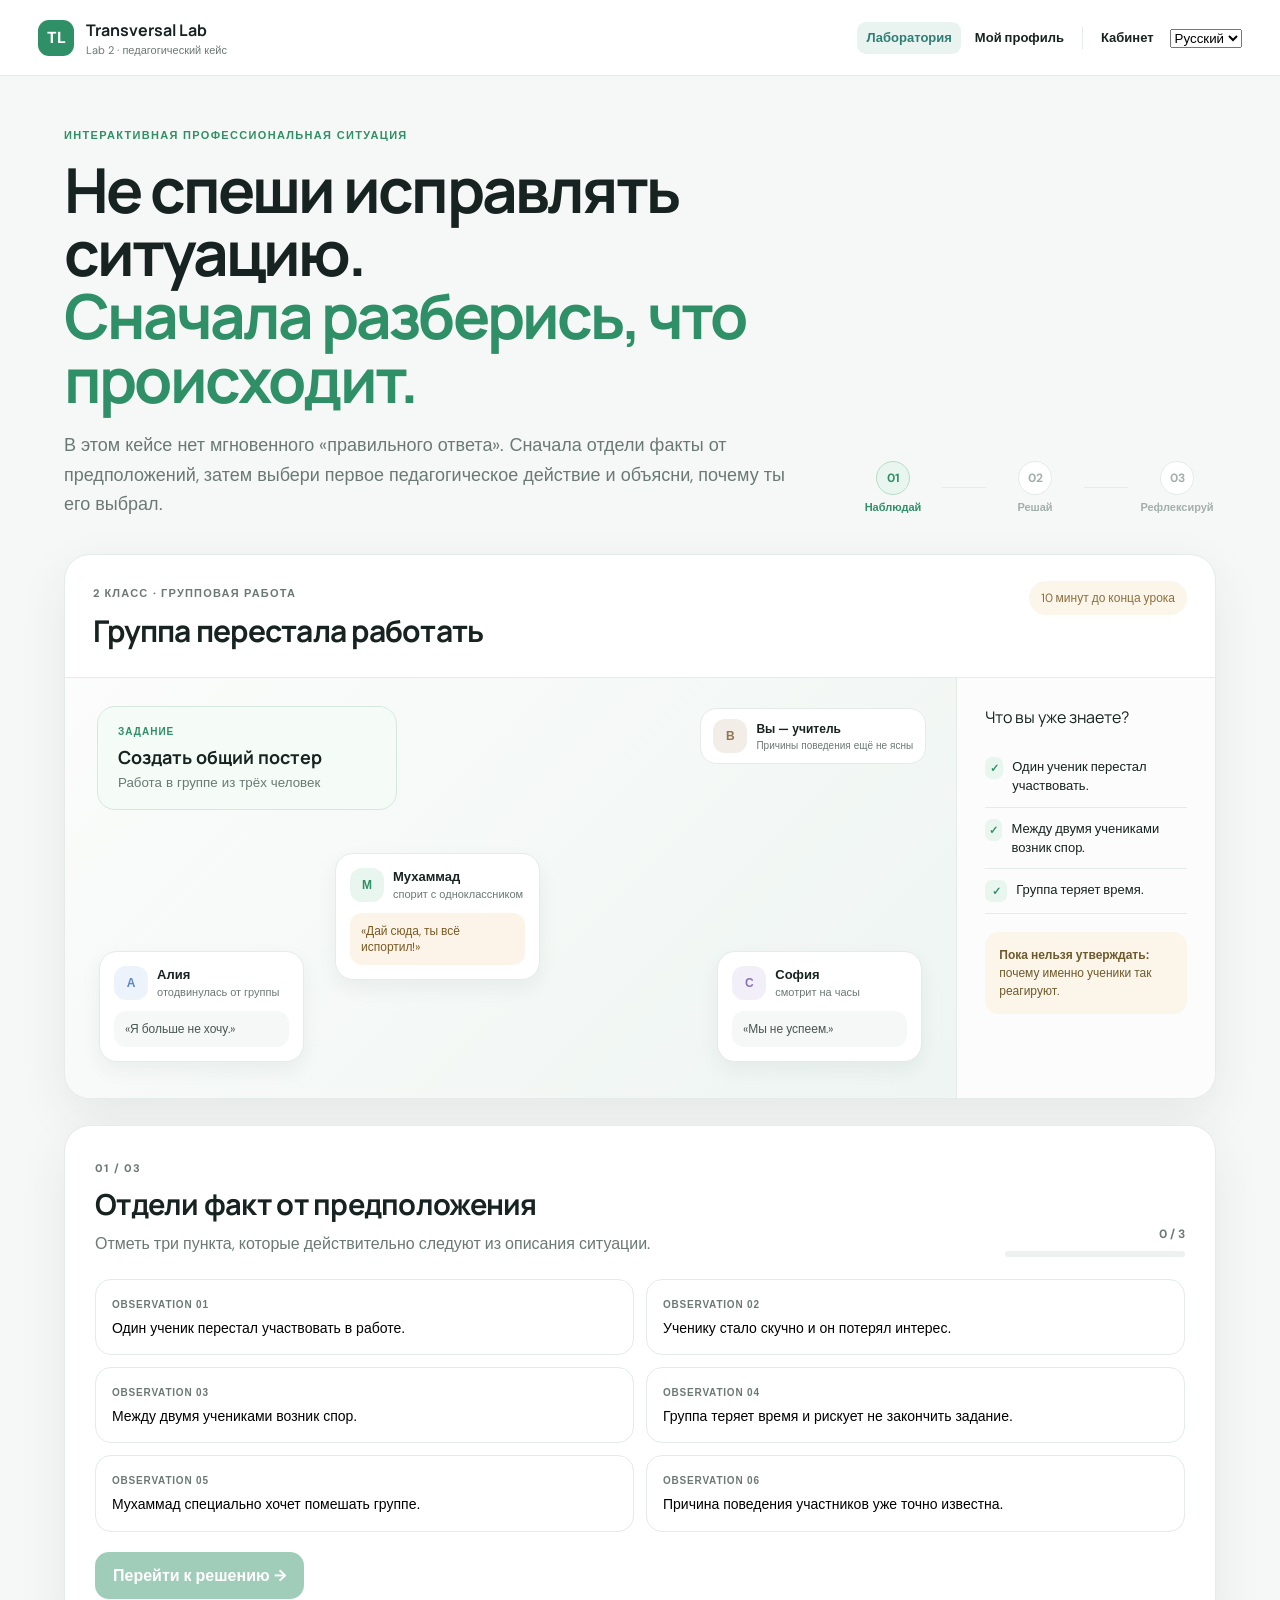
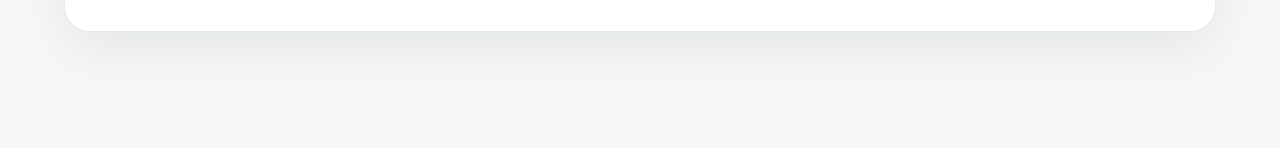
<file: labs/lab2/index.html>
<!doctype html>
<html lang="ru">
<head>
  <meta charset="utf-8" />
  <meta name="viewport" content="width=device-width, initial-scale=1" />
  <title>Transversal Lab — Lab 2 v0.4</title>
  <link rel="preconnect" href="https://fonts.googleapis.com">
  <link rel="preconnect" href="https://fonts.gstatic.com" crossorigin>
  <link href="https://fonts.googleapis.com/css2?family=DM+Sans:wght@400;500;600;700&family=Manrope:wght@600;700;800&display=swap" rel="stylesheet">
  <link rel="stylesheet" href="styles.css" />
</head>
<body data-page="lab">
  <header class="topbar">
    <a class="brand" href="#top">
      <span class="brand-mark">TL</span>
      <span><strong>Transversal Lab</strong><small data-i18n-static="brandSub">Lab 2 · педагогический кейс</small></span>
    </a>
    <div class="top-actions">
        <nav class="tl-role-nav" aria-label="Навигация Transversal Lab">
      <span class="tl-role-label" data-global="studentRole">Студент</span>
      <a class="tl-nav-link active" data-page="lab" data-global="labLink" href="../../index.html">Лаборатория</a>
      <a class="tl-nav-link" data-page="profile" data-global="profileLinkNav" href="../../profile.html">Мой профиль</a>
      <span class="tl-divider" aria-hidden="true"></span>
      <span class="tl-role-label" data-global="teacherRole">Преподаватель</span>
      <a class="tl-nav-link" data-page="teacher" data-global="teacherLinkNav" href="../../teacher.html">Кабинет</a>
    </nav>
        <span class="lab-badge">LAB 2 / CASE 01</span>
        <label class="language-select"><span class="sr-only" data-i18n-static="languageLabel">Language</span><select id="languageSelect"><option value="ru">Русский</option><option value="uz-lat">O‘zbek</option><option value="uz-cyr">Ўзбекча</option><option value="en">English</option></select></label>
      </div>
    </header>

  <main id="top" class="wrap">
    <section class="intro">
      <div>
        <div class="eyebrow" data-i18n-static="eyebrow">ИНТЕРАКТИВНАЯ ПРОФЕССИОНАЛЬНАЯ СИТУАЦИЯ</div>
        <h1 id="hero"></h1>
        <p id="intro"></p>
      </div>
      <div class="stepper">
        <div class="step active"><b>01</b><span data-i18n-static="stepObserve">Наблюдай</span></div>
        <div class="line"></div>
        <div class="step"><b>02</b><span data-i18n-static="stepDecide">Решай</span></div>
        <div class="line"></div>
        <div class="step"><b>03</b><span data-i18n-static="stepReflect">Рефлексируй</span></div>
      </div>
    </section>

    <section class="scene-card">
      <div class="scene-head">
        <div>
          <span class="kicker" data-i18n-static="sceneKicker">2 КЛАСС · ГРУППОВАЯ РАБОТА</span>
          <h2 id="caseTitle"></h2>
        </div>
        <span class="time-chip" data-i18n-static="timeChip">10 минут до конца урока</span>
      </div>
      <div class="scene-body">
        <div class="classroom">
          <div class="board"><span data-i18n-static="taskLabel">ЗАДАНИЕ</span><strong data-i18n-static="taskTitle">Создать общий постер</strong><small data-i18n-static="taskSub">Работа в группе из трёх человек</small></div>
          <div class="student-card s1"><span class="avatar blue">А</span><div><b data-i18n-static="studentOne">Алия</b><small data-i18n-static="studentOneNote">отодвинулась от группы</small></div><div class="quote" data-i18n-static="quoteOne">«Я больше не хочу.»</div></div>
          <div class="student-card s2"><span class="avatar green">М</span><div><b data-i18n-static="studentTwo">Мухаммад</b><small data-i18n-static="studentTwoNote">спорит с одноклассником</small></div><div class="quote warn" data-i18n-static="quoteTwo">«Дай сюда, ты всё испортил!»</div></div>
          <div class="student-card s3"><span class="avatar violet">С</span><div><b data-i18n-static="studentThree">София</b><small data-i18n-static="studentThreeNote">смотрит на часы</small></div><div class="quote" data-i18n-static="quoteThree">«Мы не успеем.»</div></div>
          <div class="teacher-bubble"><span class="avatar teacher" data-i18n-static="teacherInitial">В</span><div><b data-i18n-static="teacherName">Вы — учитель</b><small data-i18n-static="teacherNote">Причины поведения ещё не ясны</small></div></div>
        </div>
        <aside class="observation-panel">
          <div class="panel-title" data-i18n-static="knownTitle">Что вы уже знаете?</div>
          <div class="fact"><span>✓</span><p data-i18n-static="factOne">Один ученик перестал участвовать.</p></div>
          <div class="fact"><span>✓</span><p data-i18n-static="factTwo">Между двумя учениками возник спор.</p></div>
          <div class="fact"><span>✓</span><p data-i18n-static="factThree">Группа теряет время.</p></div>
          <div class="warning"><strong data-i18n-static="cannotAssert">Пока нельзя утверждать:</strong><br><span data-i18n-static="cannotAssertText">почему именно ученики так реагируют.</span></div>
        </aside>
      </div>
    </section>

    <section class="work-card" id="work">
      <div class="work-head">
        <div><span class="section-no">01 / 03</span><h2 id="s1"></h2><p id="s1p"></p></div>
        <div class="progress"><span id="progressText">0 / 3</span><div><i id="progressBar"></i></div></div>
      </div>
      <div class="facts-grid" id="factsGrid"></div>
      <button class="primary" id="toDecision" disabled></button>
    </section>

    <section class="work-card hidden" id="decisionSection">
      <div class="work-head"><div><span class="section-no">02 / 04</span><h2 id="s2"></h2><p id="s2p"></p></div></div>
      <div class="decision-grid" id="decisionGrid"></div>
      <div class="reason-box hidden" id="reasonBox">
        <label for="reason" data-i18n-static="reasonLabel">Почему именно это действие?</label>
        <textarea id="reason" maxlength="450" data-i18n-placeholder="reasonPlaceholder" placeholder="Например: сначала хочу понять позиции участников и только после этого менять организацию работы..."></textarea>
        <div class="reason-footer"><span><b id="charCount">0</b> / 450</span><button class="primary" id="toDigital"></button></div>
      </div>
    </section>

    <section class="work-card hidden" id="digitalSection">
      <div class="work-head"><div><span class="section-no">03 / 04</span><h2 id="s3"></h2><p id="s3p"></p></div></div>
      <div class="decision-grid" id="digitalGrid"></div>
      <div class="reason-box hidden" id="digitalReasonBox">
        <label for="digitalReason" data-i18n-static="digitalReasonLabel">Почему этот цифровой выбор соответствует педагогической задаче?</label>
        <textarea id="digitalReason" maxlength="400" data-i18n-placeholder="digitalReasonPlaceholder" placeholder="Объясни, зачем инструмент нужен или почему без него можно обойтись..."></textarea>
        <div class="reason-footer"><span><b id="digitalCharCount">0</b> / 400</span></div>
      </div>
      <div class="work-hint" data-i18n-static="workHint">Здесь оценивается не владение программой само по себе, а соответствие инструмента педагогической задаче, ответственность и критическая оценка цифрового результата.</div>
      <button class="primary" id="toReflection" disabled></button>
    </section>

    <section class="work-card hidden" id="reflectionSection">
      <div class="work-head"><div><span class="section-no">04 / 04</span><h2 id="s4"></h2><p id="s4p"></p></div></div>
      <div class="reflection-layout">
        <div class="reflection-prompt"><strong data-i18n-static="newInformation">Новая информация</strong><p id="reflectionInfo"></p><span id="reflectionLabel"></span></div>
        <textarea id="reflection"></textarea>
      </div>
      <button class="primary" id="finishBtn" disabled></button>
    </section>

    <section class="result-card hidden" id="resultSection">
      <div class="result-top">
        <div>
          <span class="section-no" id="resultLabel"></span>
          <h2 id="resultTitle"></h2>
          <p id="resultText"></p>
        </div>
        <div class="score-circle"><span>4</span><small data-i18n-static="componentLabel">компонента</small></div>
      </div>

      <div class="profile-grid" id="profileGrid"></div>

      <div class="result-note">
        <strong id="rule"></strong> <span id="ruleText"></span>
      </div>

      <details class="json-preview">
        <summary data-i18n-static="diagnosticSummary">Показать диагностическую запись</summary>
        <pre id="diagnosticJson"></pre>
      </details>

      <div class="result-actions">
        <button class="secondary" id="downloadRecord"></button>
        <button class="secondary" id="resetCase"></button>
      </div>
    </section>
  </main>

  <script src="app.js"></script>

<script>
(function(){
  const NAV_TEXT={
    ru:{studentRole:"Студент",labLink:"Лаборатория",profileLinkNav:"Мой профиль",teacherRole:"Преподаватель",teacherLinkNav:"Кабинет"},
    "uz-lat":{studentRole:"Talaba",labLink:"Laboratoriya",profileLinkNav:"Mening profilim",teacherRole:"O‘qituvchi",teacherLinkNav:"Kabinet"},
    "uz-cyr":{studentRole:"Талаба",labLink:"Лаборатория",profileLinkNav:"Менинг профилим",teacherRole:"Ўқитувчи",teacherLinkNav:"Кабинет"},
    en:{studentRole:"Student",labLink:"Laboratory",profileLinkNav:"My profile",teacherRole:"Teacher",teacherLinkNav:"Dashboard"}
  };
  function current(){const l=localStorage.getItem("tl_lang")||"ru";return NAV_TEXT[l]?l:"ru"}
  function paint(){
    const x=NAV_TEXT[current()];
    document.querySelectorAll("[data-global]").forEach(el=>{
      const key=el.getAttribute("data-global"); if(x[key]) el.textContent=x[key];
    });
    document.querySelectorAll("[data-page]").forEach(el=>{
      el.classList.toggle("active",el.getAttribute("data-page")===(document.body.getAttribute("data-page")||"lab"));
    });
  }
  document.addEventListener("DOMContentLoaded",()=>{
    const sel=document.getElementById("lang")||document.getElementById("languageSelect");
    if(sel){
      const shared=localStorage.getItem("tl_lang");
      if(shared && [...sel.options].some(o=>o.value===shared)) sel.value=shared;
      sel.addEventListener("change",()=>{localStorage.setItem("tl_lang",sel.value);paint()});
    }
    paint();
  });
  window.addEventListener("storage",paint);
})();
</script>

<script>
(function(){
  const STATIC_I18N = {"brandSub":{"ru":"Lab 2 · педагогический кейс","uz-lat":"Lab 2 · pedagogik keys","uz-cyr":"Lab 2 · педагогик кейс","en":"Lab 2 · pedagogical case"},"languageLabel":{"ru":"Язык","uz-lat":"Til","uz-cyr":"Тил","en":"Language"},"eyebrow":{"ru":"ИНТЕРАКТИВНАЯ ПРОФЕССИОНАЛЬНАЯ СИТУАЦИЯ","uz-lat":"INTERAKTIV KASBIY VAZIYAT","uz-cyr":"ИНТЕРАКТИВ КАСБИЙ ВАЗИЯТ","en":"INTERACTIVE PROFESSIONAL SITUATION"},"stepObserve":{"ru":"Наблюдай","uz-lat":"Kuzating","uz-cyr":"Кузатинг","en":"Observe"},"stepDecide":{"ru":"Решай","uz-lat":"Qaror qiling","uz-cyr":"Қарор қилинг","en":"Decide"},"stepReflect":{"ru":"Рефлексируй","uz-lat":"Refleksiya qiling","uz-cyr":"Рефлексия қилинг","en":"Reflect"},"sceneKicker":{"ru":"2 КЛАСС · ГРУППОВАЯ РАБОТА","uz-lat":"2-SINF · GURUHLI ISH","uz-cyr":"2-СИНФ · ГУРУҲЛИ ИШ","en":"GRADE 2 · GROUP WORK"},"timeChip":{"ru":"10 минут до конца урока","uz-lat":"Dars tugashiga 10 daqiqa","uz-cyr":"Дарс тугашига 10 дақиқа","en":"10 minutes left in the lesson"},"taskLabel":{"ru":"ЗАДАНИЕ","uz-lat":"TOPSHIRIQ","uz-cyr":"ТОПШИРИҚ","en":"TASK"},"taskTitle":{"ru":"Создать общий постер","uz-lat":"Umumiy poster yaratish","uz-cyr":"Умумий постер яратиш","en":"Create a shared poster"},"taskSub":{"ru":"Работа в группе из трёх человек","uz-lat":"Uch kishilik guruhda ishlash","uz-cyr":"Уч кишидан иборат гуруҳда ишлаш","en":"Work in a group of three"},"studentOne":{"ru":"Алия","uz-lat":"Aliya","uz-cyr":"Алия","en":"Aliya"},"studentOneNote":{"ru":"отодвинулась от группы","uz-lat":"guruhdan chetroqqa surildi","uz-cyr":"гуруҳдан четроққа сурилди","en":"has moved away from the group"},"quoteOne":{"ru":"«Я больше не хочу.»","uz-lat":"«Endi xohlamayman.»","uz-cyr":"«Энди хоҳламайман.»","en":"“I do not want to anymore.”"},"studentTwo":{"ru":"Мухаммад","uz-lat":"Muhammad","uz-cyr":"Муҳаммад","en":"Muhammad"},"studentTwoNote":{"ru":"спорит с одноклассником","uz-lat":"sinfdoshi bilan bahslashmoqda","uz-cyr":"синфдоши билан баҳслашмоқда","en":"is arguing with a classmate"},"quoteTwo":{"ru":"«Дай сюда, ты всё испортил!»","uz-lat":"«Bu yoqqa ber, hammasini buzib qo‘yding!»","uz-cyr":"«Бу ёққа бер, ҳаммасини бузиб қўйдинг!»","en":"“Give it here, you have ruined everything!”"},"studentThree":{"ru":"София","uz-lat":"Sofiya","uz-cyr":"София","en":"Sofia"},"studentThreeNote":{"ru":"смотрит на часы","uz-lat":"soatga qaramoqda","uz-cyr":"соатга қарамоқда","en":"is looking at the clock"},"quoteThree":{"ru":"«Мы не успеем.»","uz-lat":"«Ulgurmaymiz.»","uz-cyr":"«Улгурмаймиз.»","en":"“We will not finish in time.”"},"teacherInitial":{"ru":"В","uz-lat":"O","uz-cyr":"Ў","en":"T"},"teacherName":{"ru":"Вы — учитель","uz-lat":"Siz — o‘qituvchisiz","uz-cyr":"Сиз — ўқитувчисиз","en":"You are the teacher"},"teacherNote":{"ru":"Причины поведения ещё не ясны","uz-lat":"Xatti-harakatlar sababi hali aniq emas","uz-cyr":"Хатти-ҳаракатлар сабаби ҳали аниқ эмас","en":"The reasons for the behaviour are not yet clear"},"knownTitle":{"ru":"Что вы уже знаете?","uz-lat":"Sizga hozir nimalar ma’lum?","uz-cyr":"Сизга ҳозир нималар маълум?","en":"What do you already know?"},"factOne":{"ru":"Один ученик перестал участвовать.","uz-lat":"Bir o‘quvchi ishtirok etmay qo‘ydi.","uz-cyr":"Бир ўқувчи иштирок этмай қўйди.","en":"One pupil has stopped participating."},"factTwo":{"ru":"Между двумя учениками возник спор.","uz-lat":"Ikki o‘quvchi o‘rtasida bahs yuzaga keldi.","uz-cyr":"Икки ўқувчи ўртасида баҳс юзага келди.","en":"A disagreement has arisen between two pupils."},"factThree":{"ru":"Группа теряет время.","uz-lat":"Guruh vaqt yo‘qotmoqda.","uz-cyr":"Гуруҳ вақт йўқотмоқда.","en":"The group is losing time."},"cannotAssert":{"ru":"Пока нельзя утверждать:","uz-lat":"Hozircha quyidagini tasdiqlab bo‘lmaydi:","uz-cyr":"Ҳозирча қуйидагини тасдиқлаб бўлмайди:","en":"It cannot yet be concluded:"},"cannotAssertText":{"ru":"почему именно ученики так реагируют.","uz-lat":"o‘quvchilar nega aynan shunday munosabat bildirayotganini.","uz-cyr":"ўқувчилар нега айнан шундай муносабат билдиришини.","en":"why the pupils are reacting in this way."},"reasonLabel":{"ru":"Почему именно это действие?","uz-lat":"Nega aynan shu harakatni tanladingiz?","uz-cyr":"Нега айнан шу ҳаракатни танладингиз?","en":"Why this action?"},"reasonPlaceholder":{"ru":"Например: сначала хочу понять позиции участников и только после этого менять организацию работы...","uz-lat":"Masalan: avval ishtirokchilar pozitsiyasini tushunib, keyin ishni tashkil etish usulini o‘zgartirmoqchiman...","uz-cyr":"Масалан: аввал иштирокчилар позициясини тушуниб, кейин ишни ташкил этиш усулини ўзгартирмоқчиман...","en":"For example: I want to understand the participants’ positions before changing how the work is organised..."},"digitalReasonLabel":{"ru":"Почему этот цифровой выбор соответствует педагогической задаче?","uz-lat":"Nega bu raqamli vosita pedagogik vazifaga mos?","uz-cyr":"Нега бу рақамли восита педагогик вазифага мос?","en":"Why does this digital choice fit the pedagogical task?"},"digitalReasonPlaceholder":{"ru":"Объясни, зачем инструмент нужен или почему без него можно обойтись...","uz-lat":"Vosita nima uchun kerakligini yoki usiz ham ishlash mumkinligini tushuntiring...","uz-cyr":"Восита нима учун кераклигини ёки усиз ҳам ишлаш мумкинлигини тушунтиринг...","en":"Explain why the tool is needed or why it can be omitted..."},"workHint":{"ru":"Здесь оценивается не владение программой само по себе, а соответствие инструмента педагогической задаче, ответственность и критическая оценка цифрового результата.","uz-lat":"Bu yerda dasturni bilishning o‘zi emas, vositaning pedagogik vazifaga mosligi, mas’uliyat va raqamli natijani tanqidiy baholash muhim.","uz-cyr":"Бу ерда дастурни билишнинг ўзи эмас, воситанинг педагогик вазифага мослиги, масъулият ва рақамли натижани танқидий баҳолаш муҳим.","en":"This evaluates not software skill alone, but whether the tool fits the pedagogical task, responsible use and critical evaluation of the digital result."},"newInformation":{"ru":"Новая информация","uz-lat":"Yangi ma’lumot","uz-cyr":"Янги маълумот","en":"New information"},"componentLabel":{"ru":"компонента","uz-lat":"komponent","uz-cyr":"компонент","en":"components"},"diagnosticSummary":{"ru":"Показать диагностическую запись","uz-lat":"Diagnostik yozuvni ko‘rsatish","uz-cyr":"Диагностик ёзувни кўрсатиш","en":"Show diagnostic record"}};
  function applyStaticTranslations(){
    const select=document.getElementById("languageSelect");
    const lang=(select && select.value) || localStorage.getItem("tl_lang") || "ru";
    const dict=STATIC_I18N[lang] || STATIC_I18N.ru;
    document.querySelectorAll("[data-i18n-static]").forEach(el=>{
      const value=dict[el.dataset.i18nStatic];
      if(value!==undefined) el.textContent=value;
    });
    document.querySelectorAll("[data-i18n-placeholder]").forEach(el=>{
      const value=dict[el.dataset.i18nPlaceholder];
      if(value!==undefined) el.setAttribute("placeholder",value);
    });
  }
  const select=document.getElementById("languageSelect");
  if(select) select.addEventListener("change",applyStaticTranslations);
  applyStaticTranslations();
})();
</script>

</body>
</html>
</file>
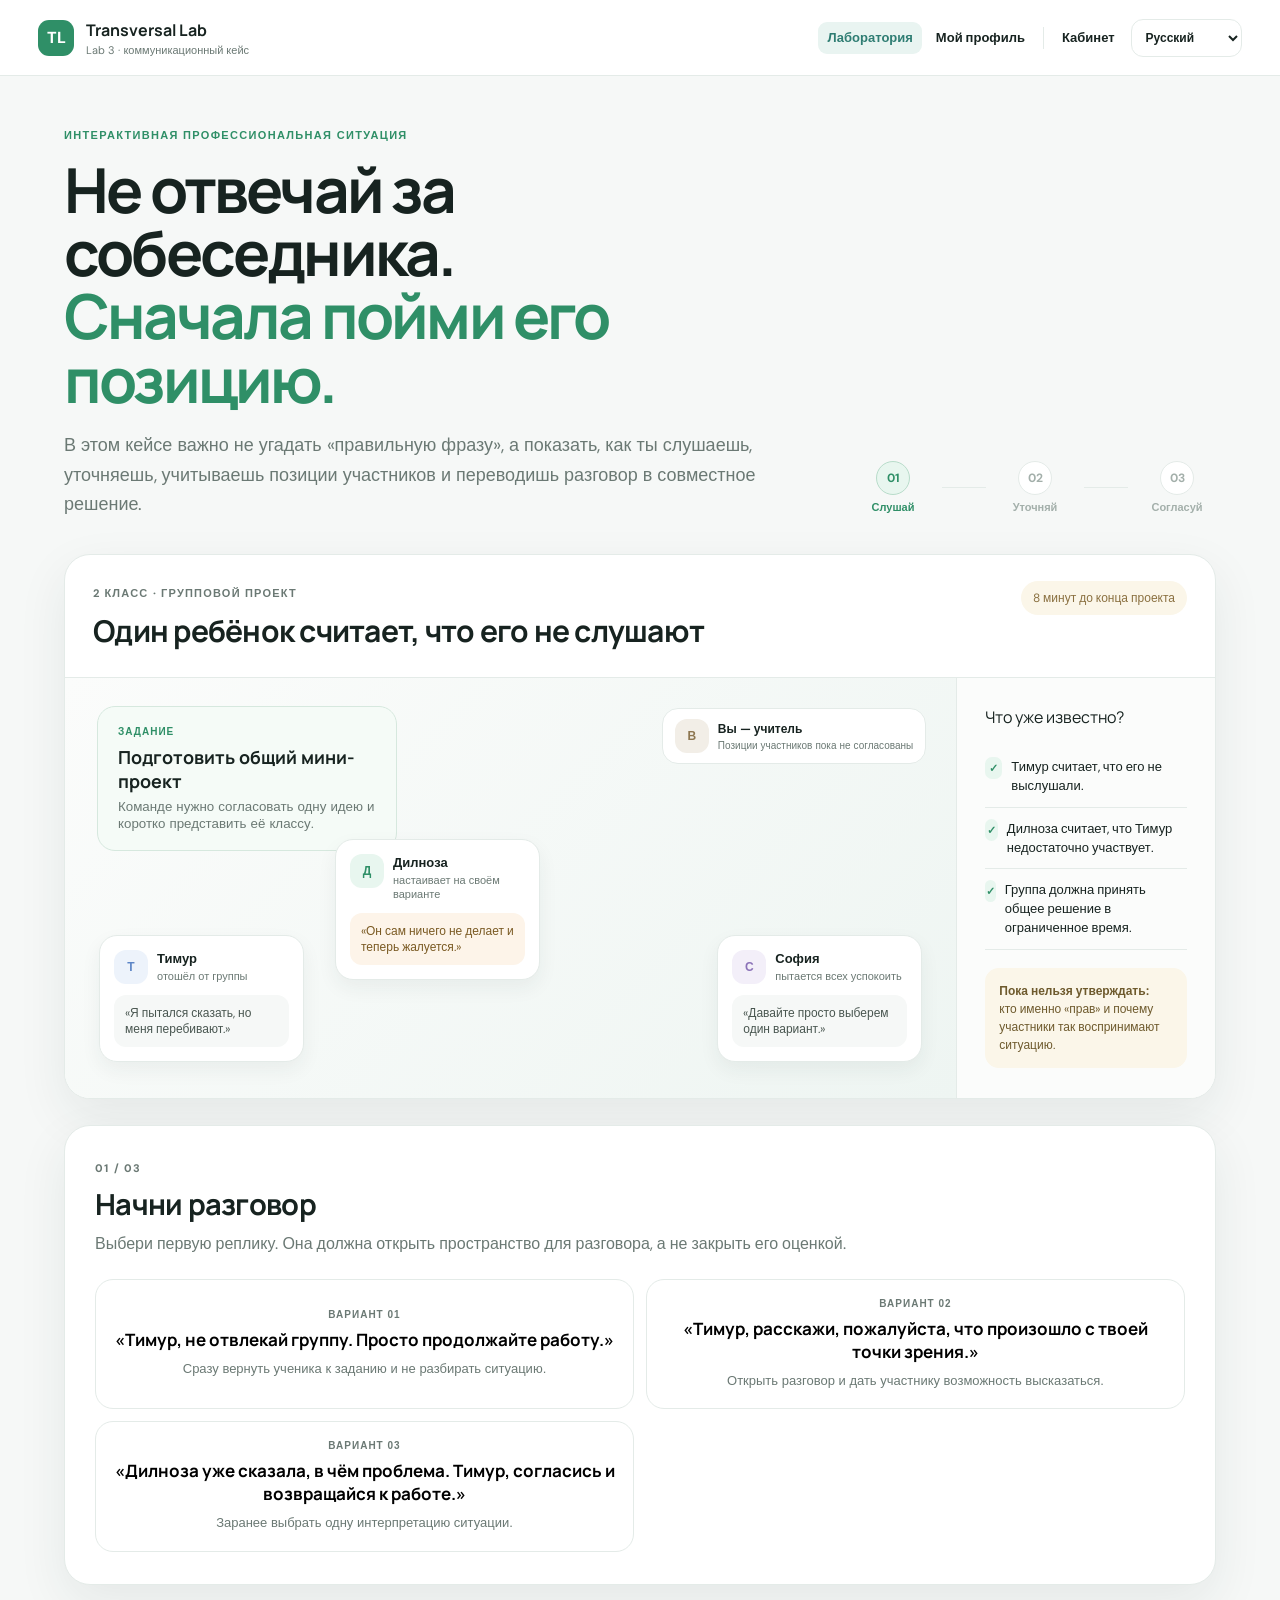
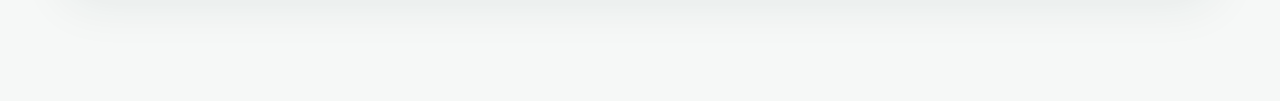
<file: labs/lab3/index.html>
<!doctype html>
<html lang="ru">
<head>
  <meta charset="utf-8" />
  <meta name="viewport" content="width=device-width, initial-scale=1" />
  <title>Transversal Lab — Lab 3</title>
  <link rel="preconnect" href="https://fonts.googleapis.com">
  <link rel="preconnect" href="https://fonts.gstatic.com" crossorigin>
  <link href="https://fonts.googleapis.com/css2?family=DM+Sans:wght@400;500;600;700&family=Manrope:wght@600;700;800&display=swap" rel="stylesheet">
  <link rel="stylesheet" href="styles.css" />
</head>
<body data-page="lab">
<header class="topbar">
  <a class="brand" href="#top"><span class="brand-mark">TL</span><span><strong>Transversal Lab</strong><small id="brandSub">Lab 3 · коммуникационный кейс</small></span></a>
  <div class="top-actions"><nav class="tl-role-nav" aria-label="Навигация Transversal Lab">
      <span class="tl-role-label" data-global="studentRole">Студент</span>
      <a class="tl-nav-link active" data-page="lab" data-global="labLink" href="../../index.html">Лаборатория</a>
      <a class="tl-nav-link" data-page="profile" data-global="profileLinkNav" href="../../profile.html">Мой профиль</a>
      <span class="tl-divider" aria-hidden="true"></span>
      <span class="tl-role-label" data-global="teacherRole">Преподаватель</span>
      <a class="tl-nav-link" data-page="teacher" data-global="teacherLinkNav" href="../../teacher.html">Кабинет</a>
    </nav>
    <span class="lab-badge" id="labBadge">LAB 3 / CASE 01</span>
    <label class="language-select"><span class="sr-only">Language</span><select id="languageSelect"><option value="ru">Русский</option><option value="uz-lat">O‘zbek</option><option value="uz-cyr">Ўзбекча</option><option value="en">English</option></select></label>
  </div>
</header>

<main id="top" class="wrap">
  <section class="intro">
    <div>
      <div class="eyebrow" id="eyebrow"></div>
      <h1 id="heroTitle"></h1>
      <p id="heroText"></p>
    </div>
    <div class="stepper">
      <div class="step active"><b>01</b><span id="step1"></span></div><div class="line"></div>
      <div class="step"><b>02</b><span id="step2"></span></div><div class="line"></div>
      <div class="step"><b>03</b><span id="step3"></span></div>
    </div>
  </section>

  <section class="scene-card">
    <div class="scene-head"><div><span class="kicker" id="sceneKicker"></span><h2 id="sceneTitle"></h2></div><span class="time-chip" id="timeChip"></span></div>
    <div class="scene-body">
      <div class="classroom">
        <div class="board"><span id="boardLabel"></span><strong id="boardTitle"></strong><small id="boardSub"></small></div>
        <div class="student-card s1"><span class="avatar blue">Т</span><div><b id="name1"></b><small id="role1"></small></div><div class="quote" id="quote1"></div></div>
        <div class="student-card s2"><span class="avatar green">Д</span><div><b id="name2"></b><small id="role2"></small></div><div class="quote warn" id="quote2"></div></div>
        <div class="student-card s3"><span class="avatar violet">С</span><div><b id="name3"></b><small id="role3"></small></div><div class="quote" id="quote3"></div></div>
        <div class="teacher-bubble"><span class="avatar teacher" data-teacher-initial>В</span><div><b id="teacherName"></b><small id="teacherNote"></small></div></div>
      </div>
      <aside class="observation-panel">
        <div class="panel-title" id="knownTitle"></div>
        <div class="fact"><span>✓</span><p id="known1"></p></div>
        <div class="fact"><span>✓</span><p id="known2"></p></div>
        <div class="fact"><span>✓</span><p id="known3"></p></div>
        <div class="warning"><strong id="unknownLabel"></strong><br><span id="unknownText"></span></div>
      </aside>
    </div>
  </section>

  <section class="work-card" id="stepA">
    <div class="work-head"><div><span class="section-no" id="secA"></span><h2 id="aTitle"></h2><p id="aText"></p></div></div>
    <div class="decision-grid" id="aGrid"></div>
    <div class="reason-box hidden" id="aReasonBox"><label for="aReason" id="aReasonLabel"></label><textarea id="aReason" maxlength="420"></textarea><div class="reason-footer"><span><b id="aChars">0</b> / 420</span><button class="primary" id="toB"></button></div></div>
  </section>

  <section class="work-card hidden" id="stepB">
    <div class="work-head"><div><span class="section-no" id="secB"></span><h2 id="bTitle"></h2><p id="bText"></p></div></div>
    <div class="decision-grid" id="bGrid"></div>
    <div class="reason-box hidden" id="bReasonBox"><label for="bReason" id="bReasonLabel"></label><textarea id="bReason" maxlength="420"></textarea><div class="reason-footer"><span><b id="bChars">0</b> / 420</span><button class="primary" id="toC"></button></div></div>
  </section>

  <section class="work-card hidden" id="stepC">
    <div class="work-head"><div><span class="section-no" id="secC"></span><h2 id="cTitle"></h2><p id="cText"></p></div></div>
    <div class="decision-grid" id="cGrid"></div>
    <div class="reason-box hidden" id="cReasonBox"><label for="cReason" id="cReasonLabel"></label><textarea id="cReason" maxlength="420"></textarea><div class="reason-footer"><span><b id="cChars">0</b> / 420</span><button class="primary" id="finishBtn"></button></div></div>
  </section>

  <section class="result-card hidden" id="resultSection">
    <div class="result-top"><div><span class="section-no" id="resultLabel"></span><h2 id="resultTitle"></h2><p id="resultText"></p></div><div class="score-circle"><span>4</span><small id="componentLabel"></small></div></div>
    <div class="profile-grid" id="profileGrid"></div>
    <div class="result-note"><strong id="methodStrong"></strong> <span id="methodText"></span></div>
    <button class="secondary" id="resetCase"></button>
  </section>
</main>
<script src="app.js"></script>

<script>
(function(){
  const NAV_TEXT={
    ru:{studentRole:"Студент",labLink:"Лаборатория",profileLinkNav:"Мой профиль",teacherRole:"Преподаватель",teacherLinkNav:"Кабинет",teacherInitial:"В"},
    "uz-lat":{studentRole:"Talaba",labLink:"Laboratoriya",profileLinkNav:"Mening profilim",teacherRole:"O‘qituvchi",teacherLinkNav:"Kabinet",teacherInitial:"O"},
    "uz-cyr":{studentRole:"Талаба",labLink:"Лаборатория",profileLinkNav:"Менинг профилим",teacherRole:"Ўқитувчи",teacherLinkNav:"Кабинет",teacherInitial:"Ў"},
    en:{studentRole:"Student",labLink:"Laboratory",profileLinkNav:"My profile",teacherRole:"Teacher",teacherLinkNav:"Dashboard",teacherInitial:"T"}
  };
  function current(){const l=localStorage.getItem("tl_lang")||"ru";return NAV_TEXT[l]?l:"ru"}
  function paint(){
    const x=NAV_TEXT[current()];
    document.querySelectorAll("[data-global]").forEach(el=>{
      const key=el.getAttribute("data-global"); if(x[key]) el.textContent=x[key];
    });
    document.querySelectorAll("[data-teacher-initial]").forEach(el=>{if(x.teacherInitial) el.textContent=x.teacherInitial;});
    document.querySelectorAll("[data-page]").forEach(el=>{
      el.classList.toggle("active",el.getAttribute("data-page")===(document.body.getAttribute("data-page")||"lab"));
    });
  }
  document.addEventListener("DOMContentLoaded",()=>{
    const sel=document.getElementById("lang")||document.getElementById("languageSelect");
    if(sel){
      const shared=localStorage.getItem("tl_lang");
      if(shared && [...sel.options].some(o=>o.value===shared)) sel.value=shared;
      sel.addEventListener("change",()=>{localStorage.setItem("tl_lang",sel.value);paint()});
    }
    paint();
  });
  window.addEventListener("storage",paint);
})();
</script>
</body>
</html>
</file>
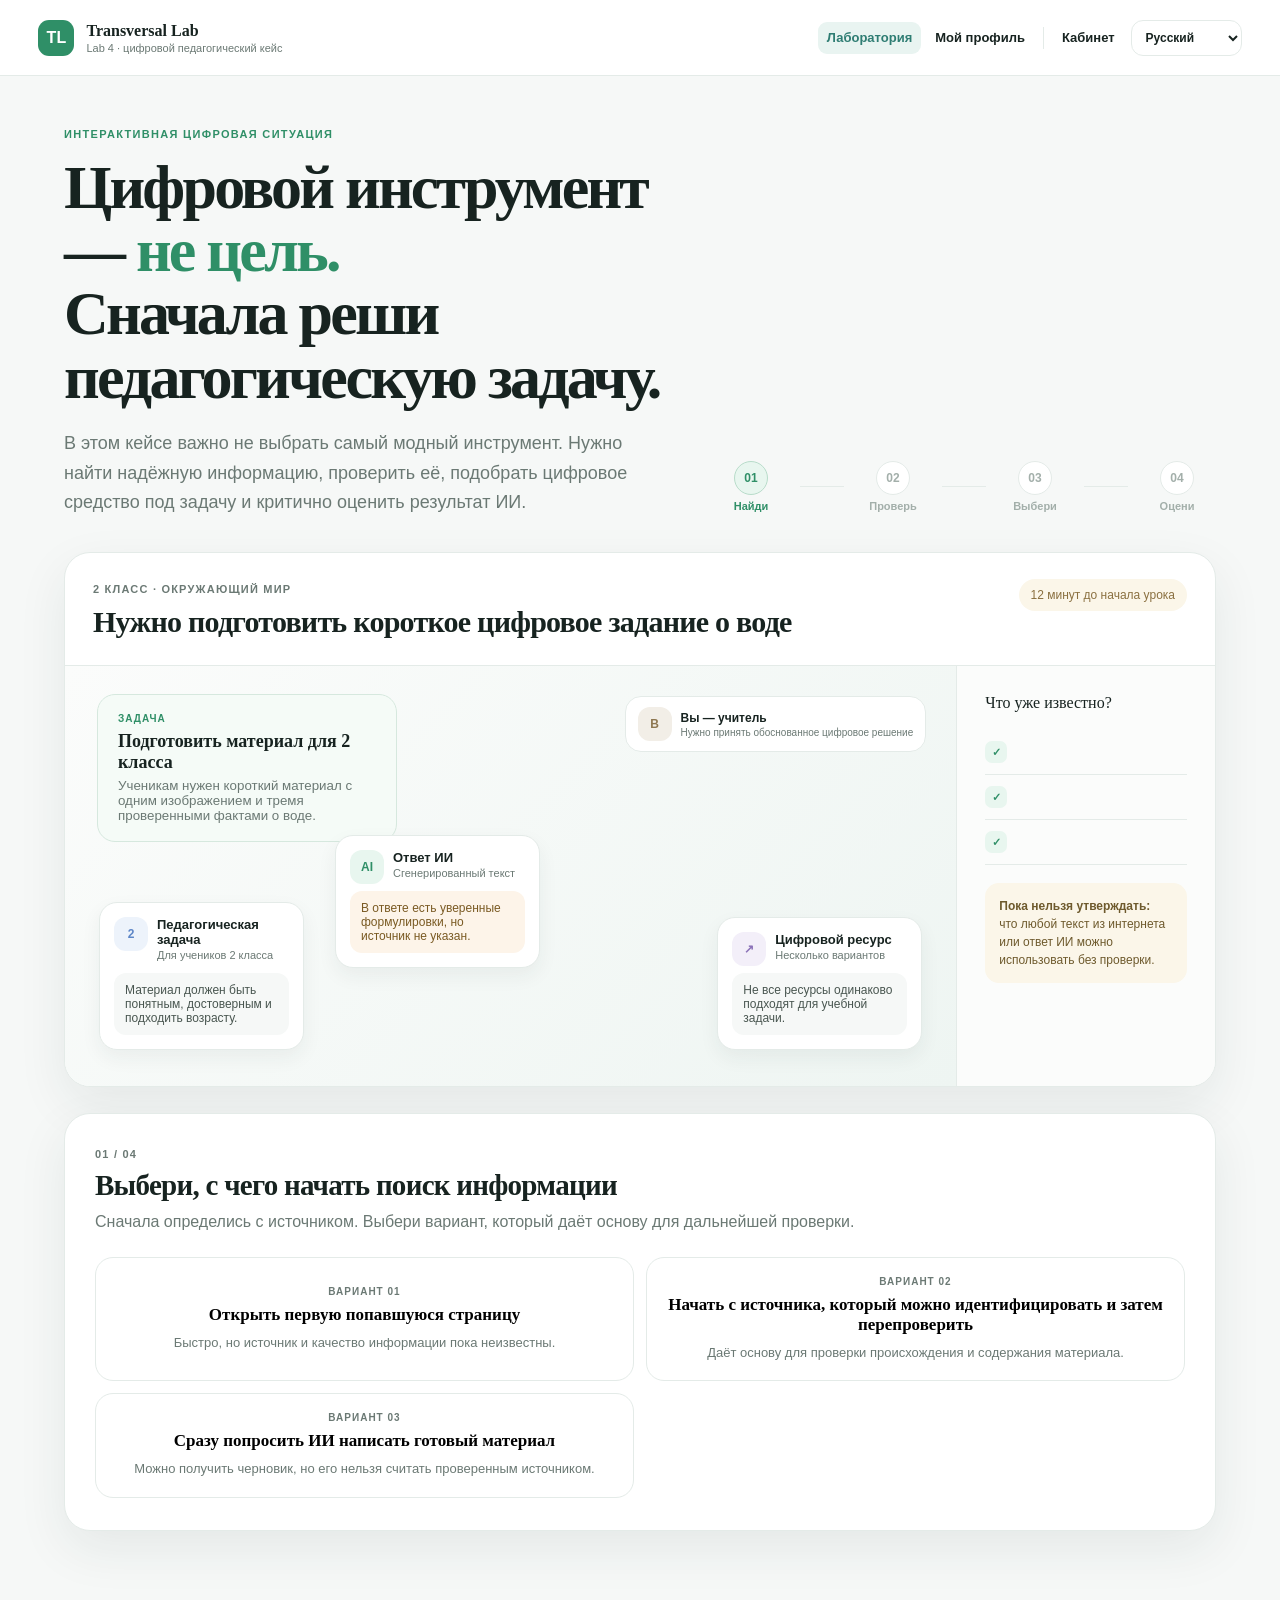
<file: labs/lab4/index.html>
<!doctype html>
<html lang="ru">
<head>
  <meta charset="utf-8" />
  <meta name="viewport" content="width=device-width, initial-scale=1" />
  <title>Transversal Lab — Lab 4</title>
  <link rel="stylesheet" href="styles.css" />
</head>
<body data-page="lab">
<header class="topbar">
  <a class="brand" href="#top"><span class="brand-mark">TL</span><span><strong>Transversal Lab</strong><small id="brandSub"></small></span></a>
  <div class="top-actions"><nav class="tl-role-nav" aria-label="Навигация Transversal Lab">
      <span class="tl-role-label" data-global="studentRole">Студент</span>
      <a class="tl-nav-link active" data-page="lab" data-global="labLink" href="../../index.html">Лаборатория</a>
      <a class="tl-nav-link" data-page="profile" data-global="profileLinkNav" href="../../profile.html">Мой профиль</a>
      <span class="tl-divider" aria-hidden="true"></span>
      <span class="tl-role-label" data-global="teacherRole">Преподаватель</span>
      <a class="tl-nav-link" data-page="teacher" data-global="teacherLinkNav" href="../../teacher.html">Кабинет</a>
    </nav>
    <span class="lab-badge" id="labBadge"></span>
    <label class="language-select"><span class="sr-only">Language</span><select id="languageSelect"><option value="ru">Русский</option><option value="uz-lat">O‘zbek</option><option value="uz-cyr">Ўзбекча</option><option value="en">English</option></select></label>
  </div>
</header>
<main id="top" class="wrap">
  <section class="intro">
    <div>
      <div class="eyebrow" id="eyebrow"></div>
      <h1 id="heroTitle"></h1>
      <p id="heroText"></p>
    </div>
    <div class="stepper" id="stepper"></div>
  </section>

  <section class="scene-card">
    <div class="scene-head"><div><span class="kicker" id="sceneKicker"></span><h2 id="sceneTitle"></h2></div><span class="time-chip" id="timeChip"></span></div>
    <div class="scene-body">
      <div class="classroom">
        <div class="board"><span id="boardLabel"></span><strong id="boardTitle"></strong><small id="boardSub"></small></div>
        <div class="student-card s1"><span class="avatar blue">2</span><div><b id="taskLabel"></b><small id="taskSub"></small></div><div class="quote" id="taskQuote"></div></div>
        <div class="student-card s2"><span class="avatar green">AI</span><div><b id="aiLabel"></b><small id="aiSub"></small></div><div class="quote warn" id="aiQuote"></div></div>
        <div class="student-card s3"><span class="avatar violet">↗</span><div><b id="digitalLabel"></b><small id="digitalSub"></small></div><div class="quote" id="digitalQuote"></div></div>
        <div class="teacher-bubble"><span class="avatar teacher" data-teacher-initial>В</span><div><b id="teacherName"></b><small id="teacherNote"></small></div></div>
      </div>
      <aside class="observation-panel">
        <div class="panel-title" id="knownTitle"></div>
        <div class="fact"><span>✓</span><p id="known1"></p></div>
        <div class="fact"><span>✓</span><p id="known2"></p></div>
        <div class="fact"><span>✓</span><p id="known3"></p></div>
        <div class="warning"><strong id="unknownLabel"></strong><br><span id="unknownText"></span></div>
      </aside>
    </div>
  </section>

  <section class="work-card" id="step1Card">
    <div class="work-head"><div><span class="section-no" id="sec1"></span><h2 id="s1Title"></h2><p id="s1Text"></p></div></div>
    <div class="decision-grid" id="grid1"></div>
    <div class="reason-box hidden" id="reasonBox1"><label for="reason1" id="reason1Label"></label><textarea id="reason1" maxlength="420"></textarea><div class="reason-footer"><span><b id="chars1">0</b> / 420</span><button class="primary" id="to2"></button></div></div>
  </section>

  <section class="work-card hidden" id="step2Card">
    <div class="work-head"><div><span class="section-no" id="sec2"></span><h2 id="s2Title"></h2><p id="s2Text"></p></div></div>
    <div class="decision-grid" id="grid2"></div>
    <div class="reason-box hidden" id="reasonBox2"><label for="reason2" id="reason2Label"></label><textarea id="reason2" maxlength="420"></textarea><div class="reason-footer"><span><b id="chars2">0</b> / 420</span><button class="primary" id="to3"></button></div></div>
  </section>

  <section class="work-card hidden" id="step3Card">
    <div class="work-head"><div><span class="section-no" id="sec3"></span><h2 id="s3Title"></h2><p id="s3Text"></p></div></div>
    <div class="decision-grid" id="grid3"></div>
    <div class="reason-box hidden" id="reasonBox3"><label for="reason3" id="reason3Label"></label><textarea id="reason3" maxlength="420"></textarea><div class="reason-footer"><span><b id="chars3">0</b> / 420</span><button class="primary" id="to4"></button></div></div>
  </section>

  <section class="work-card hidden" id="step4Card">
    <div class="work-head"><div><span class="section-no" id="sec4"></span><h2 id="s4Title"></h2><p id="s4Text"></p></div></div>
    <div class="decision-grid" id="grid4"></div>
    <div class="reason-box hidden" id="reasonBox4"><label for="reason4" id="reason4Label"></label><textarea id="reason4" maxlength="420"></textarea><div class="reason-footer"><span><b id="chars4">0</b> / 420</span><button class="primary" id="finishBtn"></button></div></div>
  </section>

  <section class="result-card hidden" id="resultSection">
    <div class="result-top"><div><span class="section-no" id="resultLabel"></span><h2 id="resultTitle"></h2><p id="resultText"></p></div><div class="score-circle"><span>4</span><small id="componentLabel"></small></div></div>
    <div class="profile-grid" id="profileGrid"></div>
    <div class="result-note"><strong id="methodStrong"></strong> <span id="methodText"></span></div>
    <button class="secondary" id="resetCase"></button>
  </section>
</main>
<script src="app.js"></script>

<script>
(function(){
  const NAV_TEXT={
    ru:{studentRole:"Студент",labLink:"Лаборатория",profileLinkNav:"Мой профиль",teacherRole:"Преподаватель",teacherLinkNav:"Кабинет",teacherInitial:"В"},
    "uz-lat":{studentRole:"Talaba",labLink:"Laboratoriya",profileLinkNav:"Mening profilim",teacherRole:"O‘qituvchi",teacherLinkNav:"Kabinet",teacherInitial:"O"},
    "uz-cyr":{studentRole:"Талаба",labLink:"Лаборатория",profileLinkNav:"Менинг профилим",teacherRole:"Ўқитувчи",teacherLinkNav:"Кабинет",teacherInitial:"Ў"},
    en:{studentRole:"Student",labLink:"Laboratory",profileLinkNav:"My profile",teacherRole:"Teacher",teacherLinkNav:"Dashboard",teacherInitial:"T"}
  };
  function current(){const l=localStorage.getItem("tl_lang")||"ru";return NAV_TEXT[l]?l:"ru"}
  function paint(){
    const x=NAV_TEXT[current()];
    document.querySelectorAll("[data-global]").forEach(el=>{
      const key=el.getAttribute("data-global"); if(x[key]) el.textContent=x[key];
    });
    document.querySelectorAll("[data-teacher-initial]").forEach(el=>{if(x.teacherInitial) el.textContent=x.teacherInitial;});
    document.querySelectorAll("[data-page]").forEach(el=>{
      el.classList.toggle("active",el.getAttribute("data-page")===(document.body.getAttribute("data-page")||"lab"));
    });
  }
  document.addEventListener("DOMContentLoaded",()=>{
    const sel=document.getElementById("lang")||document.getElementById("languageSelect");
    if(sel){
      const shared=localStorage.getItem("tl_lang");
      if(shared && [...sel.options].some(o=>o.value===shared)) sel.value=shared;
      sel.addEventListener("change",()=>{localStorage.setItem("tl_lang",sel.value);paint()});
    }
    paint();
  });
  window.addEventListener("storage",paint);
})();
</script>
</body>
</html>
</file>
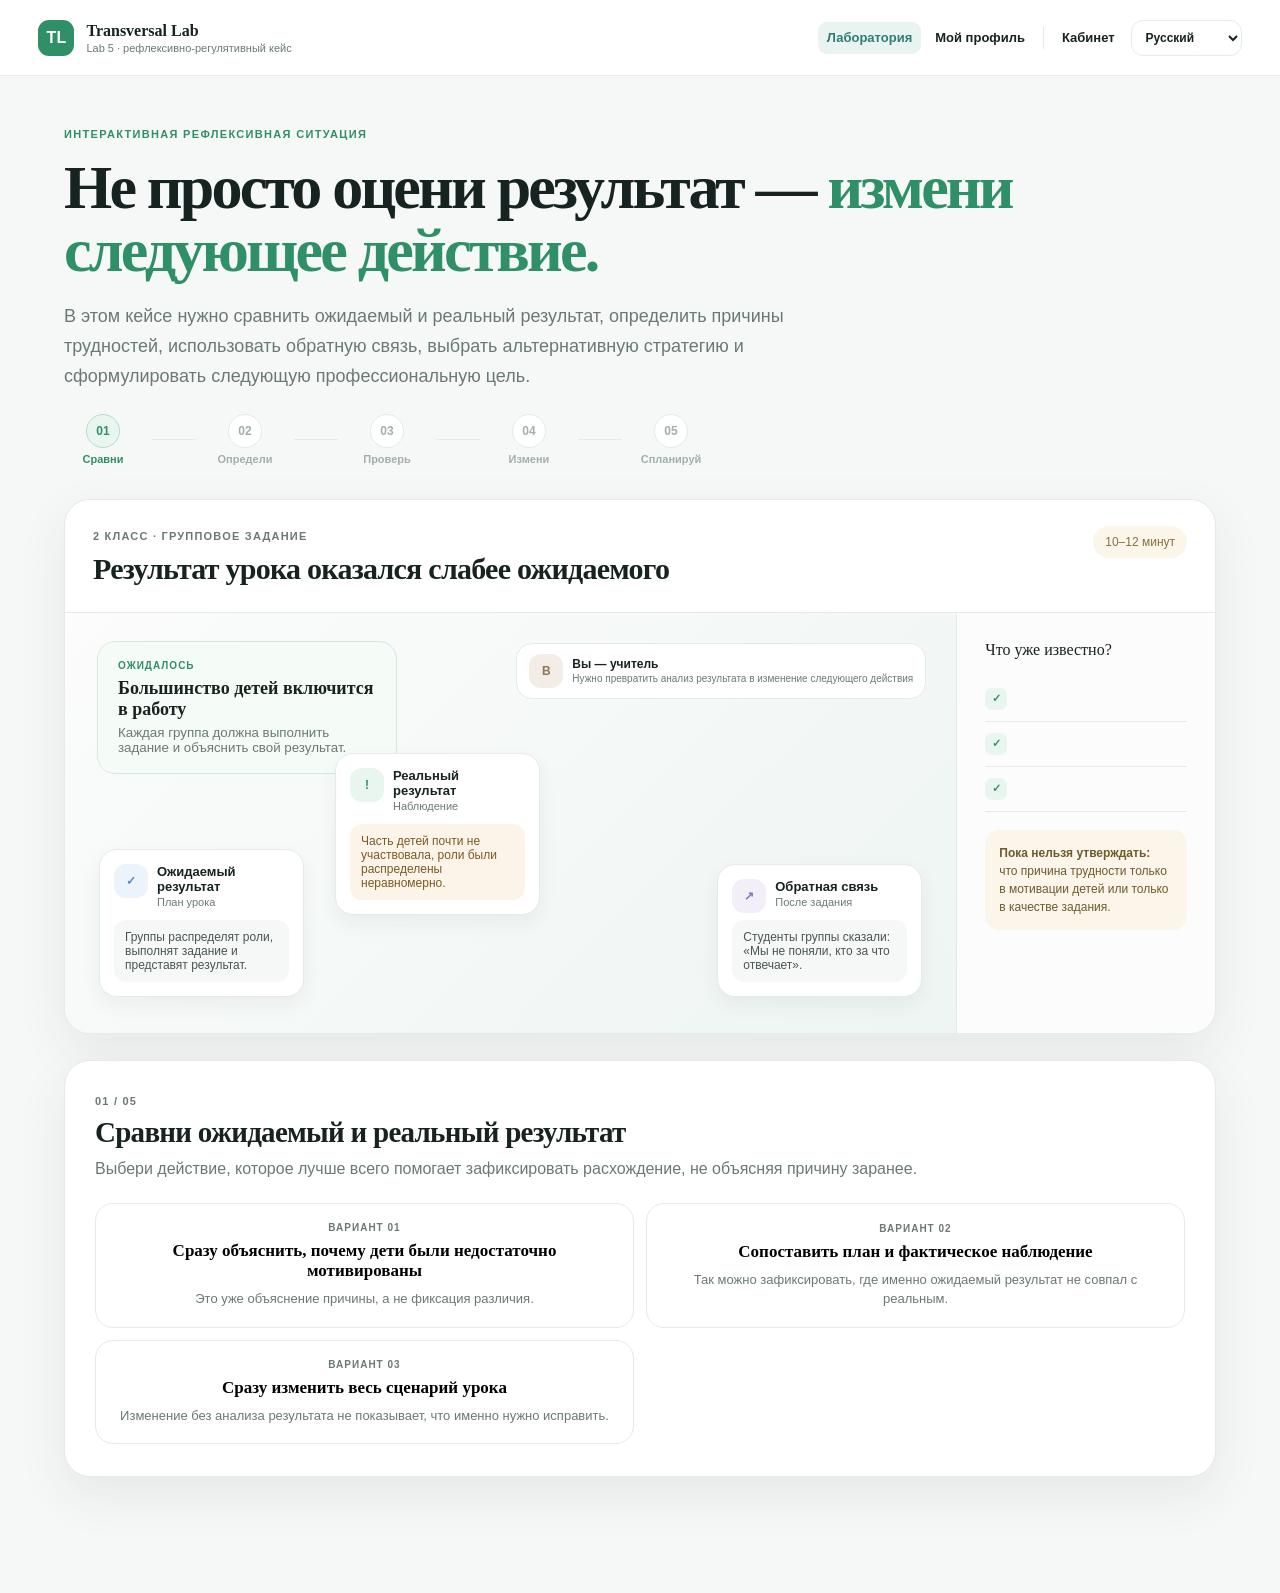
<file: labs/lab5/index.html>
<!doctype html>
<html lang="ru">
<head>
  <meta charset="utf-8" />
  <meta name="viewport" content="width=device-width, initial-scale=1" />
  <title>Transversal Lab — Lab 5</title>
  <link rel="stylesheet" href="styles.css" />
</head>
<body data-page="lab">
<header class="topbar">
  <a class="brand" href="#top"><span class="brand-mark">TL</span><span><strong>Transversal Lab</strong><small id="brandSub"></small></span></a>
  <div class="top-actions"><nav class="tl-role-nav" aria-label="Навигация Transversal Lab">
      <span class="tl-role-label" data-global="studentRole">Студент</span>
      <a class="tl-nav-link active" data-page="lab" data-global="labLink" href="../../index.html">Лаборатория</a>
      <a class="tl-nav-link" data-page="profile" data-global="profileLinkNav" href="../../profile.html">Мой профиль</a>
      <span class="tl-divider" aria-hidden="true"></span>
      <span class="tl-role-label" data-global="teacherRole">Преподаватель</span>
      <a class="tl-nav-link" data-page="teacher" data-global="teacherLinkNav" href="../../teacher.html">Кабинет</a>
    </nav><span class="lab-badge" id="labBadge"></span><label class="language-select"><span class="sr-only">Language</span><select id="languageSelect"><option value="ru">Русский</option><option value="uz-lat">O‘zbek</option><option value="uz-cyr">Ўзбекча</option><option value="en">English</option></select></label></div>
</header>
<main id="top" class="wrap">
  <section class="intro"><div><div class="eyebrow" id="eyebrow"></div><h1 id="heroTitle"></h1><p id="heroText"></p></div><div class="stepper" id="stepper"></div></section>

  <section class="scene-card">
    <div class="scene-head"><div><span class="kicker" id="sceneKicker"></span><h2 id="sceneTitle"></h2></div><span class="time-chip" id="timeChip"></span></div>
    <div class="scene-body">
      <div class="classroom">
        <div class="board"><span id="boardLabel"></span><strong id="boardTitle"></strong><small id="boardSub"></small></div>
        <div class="student-card s1"><span class="avatar blue">✓</span><div><b id="expectedLabel"></b><small id="expectedSub"></small></div><div class="quote" id="expectedQuote"></div></div>
        <div class="student-card s2"><span class="avatar green">!</span><div><b id="actualLabel"></b><small id="actualSub"></small></div><div class="quote warn" id="actualQuote"></div></div>
        <div class="student-card s3"><span class="avatar violet">↗</span><div><b id="feedbackLabel"></b><small id="feedbackSub"></small></div><div class="quote" id="feedbackQuote"></div></div>
        <div class="teacher-bubble"><span class="avatar teacher" data-teacher-initial>В</span><div><b id="teacherName"></b><small id="teacherNote"></small></div></div>
      </div>
      <aside class="observation-panel"><div class="panel-title" id="knownTitle"></div><div class="fact"><span>✓</span><p id="known1"></p></div><div class="fact"><span>✓</span><p id="known2"></p></div><div class="fact"><span>✓</span><p id="known3"></p></div><div class="warning"><strong id="unknownLabel"></strong><br><span id="unknownText"></span></div></aside>
    </div>
  </section>

  <section class="work-card" id="step1Card"><div class="work-head"><div><span class="section-no" id="sec1"></span><h2 id="s1Title"></h2><p id="s1Text"></p></div></div><div class="decision-grid" id="grid1"></div><div class="reason-box hidden" id="reasonBox1"><label for="reason1" id="reason1Label"></label><textarea id="reason1" maxlength="420"></textarea><div class="reason-footer"><span><b id="chars1">0</b> / 420</span><button class="primary" id="to2"></button></div></div></section>
  <section class="work-card hidden" id="step2Card"><div class="work-head"><div><span class="section-no" id="sec2"></span><h2 id="s2Title"></h2><p id="s2Text"></p></div></div><div class="decision-grid" id="grid2"></div><div class="reason-box hidden" id="reasonBox2"><label for="reason2" id="reason2Label"></label><textarea id="reason2" maxlength="420"></textarea><div class="reason-footer"><span><b id="chars2">0</b> / 420</span><button class="primary" id="to3"></button></div></div></section>
  <section class="work-card hidden" id="step3Card"><div class="work-head"><div><span class="section-no" id="sec3"></span><h2 id="s3Title"></h2><p id="s3Text"></p></div></div><div class="decision-grid" id="grid3"></div><div class="reason-box hidden" id="reasonBox3"><label for="reason3" id="reason3Label"></label><textarea id="reason3" maxlength="420"></textarea><div class="reason-footer"><span><b id="chars3">0</b> / 420</span><button class="primary" id="to4"></button></div></div></div></section>
  <section class="work-card hidden" id="step4Card"><div class="work-head"><div><span class="section-no" id="sec4"></span><h2 id="s4Title"></h2><p id="s4Text"></p></div></div><div class="decision-grid" id="grid4"></div><div class="reason-box hidden" id="reasonBox4"><label for="reason4" id="reason4Label"></label><textarea id="reason4" maxlength="420"></textarea><div class="reason-footer"><span><b id="chars4">0</b> / 420</span><button class="primary" id="to5"></button></div></div></section>
  <section class="work-card hidden" id="step5Card"><div class="work-head"><div><span class="section-no" id="sec5"></span><h2 id="s5Title"></h2><p id="s5Text"></p></div></div><div class="decision-grid" id="grid5"></div><div class="reason-box hidden" id="reasonBox5"><label for="reason5" id="reason5Label"></label><textarea id="reason5" maxlength="420"></textarea><div class="reason-footer"><span><b id="chars5">0</b> / 420</span><button class="primary" id="finishBtn"></button></div></div></section>

  <section class="result-card hidden" id="resultSection"><div class="result-top"><div><span class="section-no" id="resultLabel"></span><h2 id="resultTitle"></h2><p id="resultText"></p></div><div class="score-circle"><span>4</span><small id="componentLabel"></small></div></div><div class="profile-grid" id="profileGrid"></div><div class="result-note"><strong id="methodStrong"></strong> <span id="methodText"></span></div><button class="secondary" id="resetCase"></button></section>
</main>
<script src="app.js"></script>

<script>
(function(){
  const NAV_TEXT={
    ru:{studentRole:"Студент",labLink:"Лаборатория",profileLinkNav:"Мой профиль",teacherRole:"Преподаватель",teacherLinkNav:"Кабинет",teacherInitial:"В"},
    "uz-lat":{studentRole:"Talaba",labLink:"Laboratoriya",profileLinkNav:"Mening profilim",teacherRole:"O‘qituvchi",teacherLinkNav:"Kabinet",teacherInitial:"O"},
    "uz-cyr":{studentRole:"Талаба",labLink:"Лаборатория",profileLinkNav:"Менинг профилим",teacherRole:"Ўқитувчи",teacherLinkNav:"Кабинет",teacherInitial:"Ў"},
    en:{studentRole:"Student",labLink:"Laboratory",profileLinkNav:"My profile",teacherRole:"Teacher",teacherLinkNav:"Dashboard",teacherInitial:"T"}
  };
  function current(){const l=localStorage.getItem("tl_lang")||"ru";return NAV_TEXT[l]?l:"ru"}
  function paint(){
    const x=NAV_TEXT[current()];
    document.querySelectorAll("[data-global]").forEach(el=>{
      const key=el.getAttribute("data-global"); if(x[key]) el.textContent=x[key];
    });
    document.querySelectorAll("[data-teacher-initial]").forEach(el=>{if(x.teacherInitial) el.textContent=x.teacherInitial;});
    document.querySelectorAll("[data-page]").forEach(el=>{
      el.classList.toggle("active",el.getAttribute("data-page")===(document.body.getAttribute("data-page")||"lab"));
    });
  }
  document.addEventListener("DOMContentLoaded",()=>{
    const sel=document.getElementById("lang")||document.getElementById("languageSelect");
    if(sel){
      const shared=localStorage.getItem("tl_lang");
      if(shared && [...sel.options].some(o=>o.value===shared)) sel.value=shared;
      sel.addEventListener("change",()=>{localStorage.setItem("tl_lang",sel.value);paint()});
    }
    paint();
  });
  window.addEventListener("storage",paint);
})();
</script>
</body>
</html>
</file>
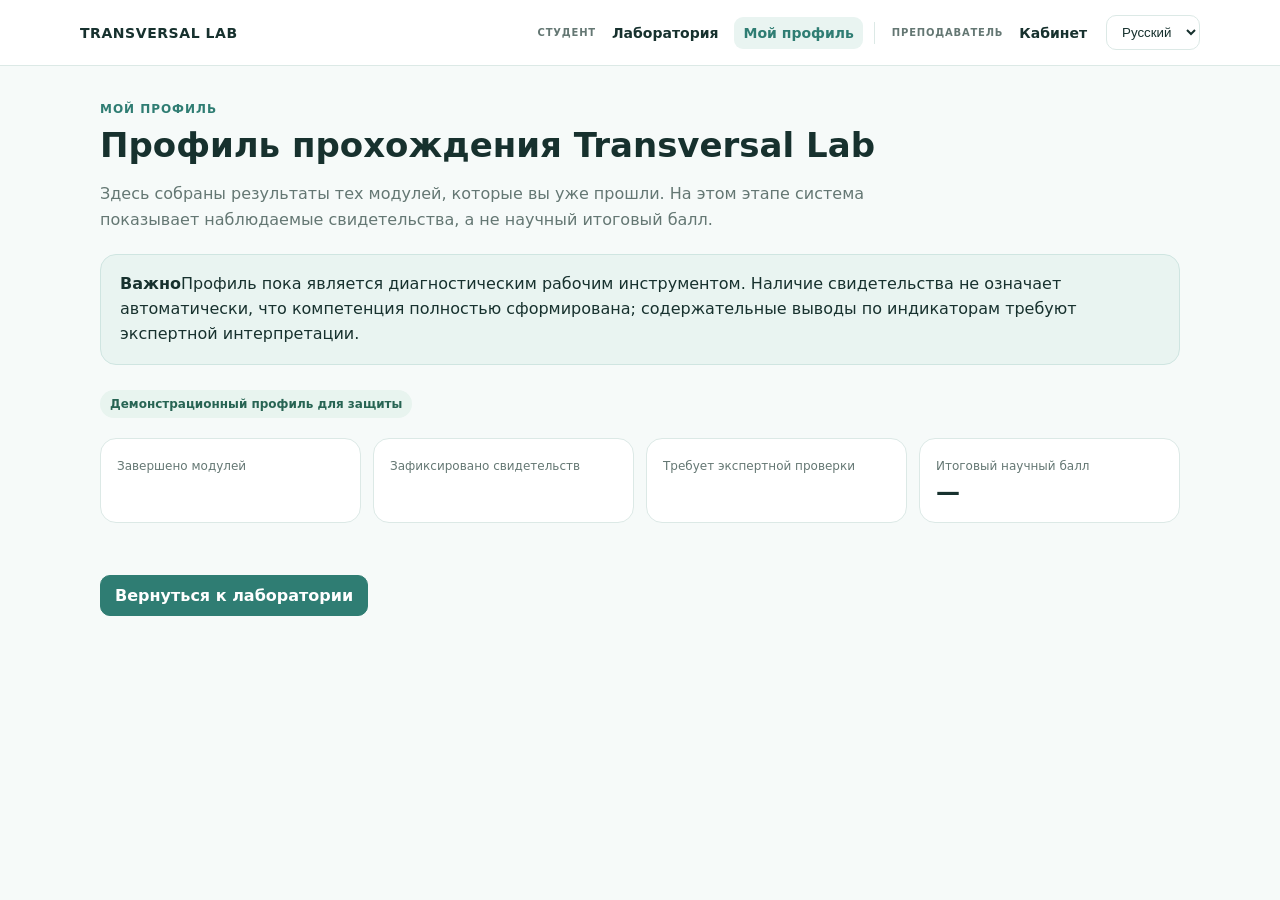
<file: profile.html>
<!doctype html>
<html lang="ru">
<head>
<meta charset="utf-8">
<meta name="viewport" content="width=device-width,initial-scale=1">
<title>Transversal Lab — Мой профиль</title>
<style>
:root{--bg:#f6faf9;--panel:#fff;--text:#17312e;--muted:#647773;--line:#dce9e6;--accent:#2f7d73;--soft:#e9f4f1;--warn:#fbf6e9}
*{box-sizing:border-box} body{margin:0;background:var(--bg);color:var(--text);font-family:Inter,system-ui,-apple-system,Segoe UI,Roboto,Arial,sans-serif}
header{background:#fff;border-bottom:1px solid var(--line);padding:15px 20px}
.nav{max-width:1120px;margin:auto;display:flex;justify-content:space-between;align-items:center;gap:18px}
.brand{font-weight:800;color:var(--accent);text-decoration:none;letter-spacing:.04em}
.navright{display:flex;align-items:center;gap:12px}.nav a{color:var(--text);text-decoration:none;font-size:14px}
select{border:1px solid var(--line);border-radius:10px;padding:8px 11px;background:#fff;color:var(--text)}
main{max-width:1120px;margin:auto;padding:36px 20px 50px}
.eyebrow{font-size:12px;letter-spacing:.08em;font-weight:800;color:var(--accent)}
h1{font-size:34px;line-height:1.15;margin:10px 0 8px}.lead{max-width:820px;color:var(--muted);line-height:1.6}
.notice{margin:22px 0 28px;padding:17px 19px;border:1px solid #cfe5e1;background:var(--soft);border-radius:16px;line-height:1.55}
.overview{display:grid;grid-template-columns:repeat(4,1fr);gap:12px;margin-bottom:28px}
.kpi{background:#fff;border:1px solid var(--line);border-radius:16px;padding:16px}.kpi strong{display:block;font-size:24px;margin-top:4px}.kpi span{color:var(--muted);font-size:12px}
.grid{display:grid;grid-template-columns:repeat(2,1fr);gap:16px}
.card{background:#fff;border:1px solid var(--line);border-radius:18px;padding:19px}
.card h2{margin:0 0 4px;font-size:21px}.sub{color:var(--muted);font-size:13px;line-height:1.45}
.status{display:inline-block;padding:6px 9px;border-radius:999px;background:#f0f6f5;color:#355b56;font-size:12px;font-weight:750;margin:9px 0 12px}
.status.done{background:#e8f4ef;color:#276453}.status.todo{background:#f1f4f3;color:#75827e}
.meter{height:7px;background:#edf2f1;border-radius:999px;overflow:hidden}.meter i{display:block;height:100%;background:#77b8aa;width:0}
.evidence{display:flex;flex-wrap:wrap;gap:7px;margin-top:12px}.tag{padding:6px 8px;border-radius:999px;font-size:11px;font-weight:700;background:var(--soft);color:#276453}.tag.candidate{background:var(--warn);color:#7b652e}
.details{margin-top:14px}.details summary{cursor:pointer;color:#2d6a5a;font-weight:700;font-size:13px}
ul{padding-left:20px;margin:10px 0 0;color:var(--muted);line-height:1.55}
.empty{color:var(--muted);font-size:13px;margin-top:9px}
.actions{display:flex;gap:10px;flex-wrap:wrap;margin-top:24px}.btn{display:inline-block;padding:10px 14px;border-radius:10px;text-decoration:none;font-weight:750;border:1px solid var(--line);color:var(--text);background:#fff}.btn.primary{background:var(--accent);border-color:var(--accent);color:#fff}
footer{max-width:1120px;margin:auto;padding:0 20px 40px;color:var(--muted);font-size:13px;line-height:1.6}
@media(max-width:900px){.overview{grid-template-columns:repeat(2,1fr)}}
@media(max-width:680px){.grid{grid-template-columns:1fr}.overview{grid-template-columns:1fr 1fr}.nav{align-items:flex-start}.navright{flex-wrap:wrap;justify-content:flex-end}}

/* ===== Global role navigation ===== */
.tl-role-nav{display:flex;align-items:center;justify-content:flex-end;gap:8px;flex-wrap:wrap}
.tl-role-label{font-size:10px;line-height:1;color:var(--muted,#647773);font-weight:800;letter-spacing:.08em;text-transform:uppercase;margin-left:6px}
.tl-nav-link{display:inline-flex;align-items:center;min-height:32px;padding:7px 9px;border-radius:9px;color:var(--text,#17312e);text-decoration:none;font-size:13px;font-weight:700}
.tl-nav-link:hover{background:var(--soft,#e9f4f1)}
.tl-nav-link.active{background:var(--soft,#e9f4f1);color:var(--accent,#2f7d73)}
.tl-divider{width:1px;height:22px;background:var(--line,#dce9e6);margin:0 4px}
@media(max-width:900px){.tl-role-nav{justify-content:flex-end;gap:5px}.tl-role-label{width:100%;text-align:right;margin:3px 0 0}.tl-divider{display:none}}


/* v1.5 navigation stability: CSS-only fix */
.tl-header{position:sticky!important;top:0!important;z-index:2000!important;background:#fff!important}
.tl-root-header{width:min(1160px,100%);margin:0 auto;min-height:68px;padding:0 20px;display:flex;align-items:center;justify-content:space-between;gap:20px}
.root-actions,.navright{display:flex!important;align-items:center!important;justify-content:flex-end!important;gap:10px!important;flex-wrap:nowrap!important;position:relative!important;z-index:2100!important}
.root-actions>* , .navright>*{position:relative!important;z-index:2101!important;pointer-events:auto!important}
.tl-role-nav{display:flex!important;align-items:center!important;justify-content:flex-end!important;gap:7px!important;flex-wrap:nowrap!important;position:relative!important;z-index:2101!important}
.tl-nav-link{position:relative!important;z-index:2102!important;pointer-events:auto!important;cursor:pointer!important}
.tl-global-right{position:relative!important;z-index:2102!important;pointer-events:auto!important;display:flex!important;align-items:center!important;gap:10px!important;white-space:nowrap!important}
.tl-global-link,.tl-global-lang{position:relative!important;z-index:2103!important;pointer-events:auto!important;cursor:pointer!important}
@media(max-width:900px){
  .tl-root-header{min-height:auto;padding-top:12px;padding-bottom:12px}
  .root-actions,.navright,.tl-global-right{flex-wrap:wrap!important;white-space:normal!important}
  .tl-role-nav{flex-wrap:wrap!important}
}

</style>
</head>
<body data-page="profile">
<header>
  <div class="nav">
    <a class="brand" href="index.html">TRANSVERSAL LAB</a>
    <div class="navright">
      <div class="tl-role-nav" aria-label="Навигация Transversal Lab">
        <span class="tl-role-label" data-global="studentRole">Студент</span>
        <a class="tl-nav-link" data-page="lab" data-global="labLink" href="index.html">Лаборатория</a>
        <a class="tl-nav-link active" data-page="profile" data-global="profileLinkNav" href="profile.html">Мой профиль</a>
        <span class="tl-divider" aria-hidden="true"></span>
        <span class="tl-role-label" data-global="teacherRole">Преподаватель</span>
        <a class="tl-nav-link" data-page="teacher" data-global="teacherLinkNav" href="teacher.html">Кабинет</a>
      </div>
      <select id="lang" aria-label="Language">
        <option value="ru">Русский</option>
        <option value="uz-lat">O‘zbek</option>
        <option value="uz-cyr">Ўзбекча</option>
        <option value="en">English</option>
      </select>
    </div>
  </div>
</header>
<main>
  <div class="eyebrow" id="eyebrow"></div>
  <h1 id="title"></h1>
  <p class="lead" id="lead"></p>
  <div class="notice"><strong id="noticeTitle"></strong><span id="noticeText"></span></div><div id="demoBadge" style="display:inline-block;margin-top:-14px;margin-bottom:20px;padding:7px 10px;border-radius:999px;background:#e8f4ef;color:#276453;font-size:12px;font-weight:750">Демонстрационный профиль для защиты</div>

  <section class="overview">
    <div class="kpi"><span id="completedLabel"></span><strong id="completed"></strong></div>
    <div class="kpi"><span id="evidenceLabel"></span><strong id="evidenceCount"></strong></div>
    <div class="kpi"><span id="candidateLabel"></span><strong id="candidateCount"></strong></div>
    <div class="kpi"><span id="scoreLabel"></span><strong>—</strong></div>
  </section>

  <section class="grid" id="cards"></section>

  <div class="actions"><a class="btn primary" href="index.html" id="backHome"></a></div>
</main>
<footer id="footer"></footer>

<script>
const I18N={
ru:{
eyebrow:"МОЙ ПРОФИЛЬ",title:"Профиль прохождения Transversal Lab",lead:"Здесь собраны результаты тех модулей, которые вы уже прошли. На этом этапе система показывает наблюдаемые свидетельства, а не научный итоговый балл.",
noticeTitle:"Важно",noticeText:"Профиль пока является диагностическим рабочим инструментом. Наличие свидетельства не означает автоматически, что компетенция полностью сформирована; содержательные выводы по индикаторам требуют экспертной интерпретации.",
completedLabel:"Завершено модулей",evidenceLabel:"Зафиксировано свидетельств",candidateLabel:"Требует экспертной проверки",scoreLabel:"Итоговый научный балл",backHome:"Вернуться к лаборатории",homeLink:"Главная",footer:"Следующий этап проекта — согласование единой шкалы и правил интерпретации после накопления данных по всем модулям.",
components:{cognitive:"Когнитивный",social:"Социально-коммуникативный",digital:"Цифровая грамотность",reflective:"Рефлексивно-регулятивный"},
module:{done:"Пройден",todo:"Пока не пройден",open:"Открыть модуль",evidence:"свидетельств",candidate:"кандидатов на проверку"},
labs:{
1:["Lab 1","Введение","Ориентация в модели трансверсальных компетенций.","labs/lab1/index.html"],
2:["Lab 2","Когнитивный фокус","Анализ педагогической ситуации и обоснование решения.","labs/lab2/index.html"],
3:["Lab 3","Социально-коммуникативный фокус","Слушание, уточняющие вопросы и согласование позиций.","labs/lab3/index.html"],
4:["Lab 4","Цифровой фокус","Поиск, проверка информации, выбор инструмента и критическая работа с AI.","labs/lab4/index.html"],
5:["Lab 5","Рефлексивно-регулятивный фокус","Анализ результата и изменение следующего действия.","labs/lab5/index.html"]},
details:"Показать зафиксированные компоненты"
},
"uz-lat":{
eyebrow:"MENING PROFILIM",title:"Transversal Lab o‘tish profili",lead:"Bu yerda siz yakunlagan modullar natijalari jamlanadi. Hozircha tizim ilmiy yakuniy ball emas, kuzatiladigan dalillarni ko‘rsatadi.",
noticeTitle:"Muhim",noticeText:"Profil hozircha diagnostik ishchi vosita. Dalilning mavjudligi kompetensiya to‘liq shakllanganini avtomatik anglatmaydi; mazmuniy xulosa indikatorlar bo‘yicha ekspert talqinini talab qiladi.",
completedLabel:"Yakunlangan modullar",evidenceLabel:"Qayd etilgan dalillar",candidateLabel:"Ekspert tekshiruviga nomzodlar",scoreLabel:"Yakuniy ilmiy ball",backHome:"Laboratoriyaga qaytish",homeLink:"Bosh sahifa",footer:"Keyingi bosqich — barcha modullar ma’lumotlari yig‘ilgach, yagona shkala va talqin qoidalarini kelishish.",
components:{cognitive:"Kognitiv",social:"Ijtimoiy-kommunikativ",digital:"Raqamli savodxonlik",reflective:"Refleksiv-regulyativ"},
module:{done:"Yakunlangan",todo:"Hali yakunlanmagan",open:"Modulni ochish",evidence:"dalil",candidate:"tekshiruv nomzodi"},
labs:{
1:["Lab 1","Kirish","Transversal kompetensiyalar modeli bilan tanishish.","labs/lab1/index.html"],
2:["Lab 2","Kognitiv yo‘nalish","Pedagogik vaziyatni tahlil qilish va qarorni asoslash.","labs/lab2/index.html"],
3:["Lab 3","Ijtimoiy-kommunikativ yo‘nalish","Tinglash, aniqlashtiruvchi savollar va pozitsiyalarni muvofiqlashtirish.","labs/lab3/index.html"],
4:["Lab 4","Raqamli yo‘nalish","Axborotni izlash, tekshirish, vositani tanlash va AI bilan tanqidiy ishlash.","labs/lab4/index.html"],
5:["Lab 5","Refleksiv-regulyativ yo‘nalish","Natijani tahlil qilish va keyingi harakatni o‘zgartirish.","labs/lab5/index.html"]},
details:"Qayd etilgan komponentlarni ko‘rsatish"
},
"uz-cyr":{
eyebrow:"МЕНИНГ ПРОФИЛИМ",title:"Transversal Lab ўтиш профили",lead:"Бу ерда сиз якунлаган модуллар натижалари жамланади. Ҳозирча тизим илмий якуний балл эмас, кузатиладиган далилларни кўрсатади.",
noticeTitle:"Муҳим",noticeText:"Профил ҳозирча диагностик ишчи восита. Далилнинг мавжудлиги компетенция тўлиқ шаклланганини автоматик англатмайди; мазмуний хулоса индикаторлар бўйича эксперт талқинини талаб қилади.",
completedLabel:"Якунланган модуллар",evidenceLabel:"Қайд этилган далиллар",candidateLabel:"Эксперт текширувига номзодлар",scoreLabel:"Якуний илмий балл",backHome:"Лабораторияга қайтиш",homeLink:"Бош саҳифа",footer:"Кейинги босқич — барча модуллар маълумотлари йиғилгандан сўнг, ягона шкала ва талқин қоидаларини келишиш.",
components:{cognitive:"Когнитив",social:"Ижтимоий-коммуникатив",digital:"Рақамли саводхонлик",reflective:"Рефлексив-регулятив"},
module:{done:"Якунланган",todo:"Ҳали якунланмаган",open:"Модулни очиш",evidence:"далил",candidate:"текширув номзоди"},
labs:{
1:["Lab 1","Кириш","Трансверсал компетенциялар модели билан танишиш.","labs/lab1/index.html"],
2:["Lab 2","Когнитив йўналиш","Педагогик вазиятни таҳлил қилиш ва қарорни асослаш.","labs/lab2/index.html"],
3:["Lab 3","Ижтимоий-коммуникатив йўналиш","Тинглаш, аниқлаштирувчи саволлар ва позицияларни мувофиқлаштириш.","labs/lab3/index.html"],
4:["Lab 4","Рақамли йўналиш","Ахборотни излаш, текшириш, воситани танлаш ва AI билан танқидий ишлаш.","labs/lab4/index.html"],
5:["Lab 5","Рефлексив-регулятив йўналиш","Натижани таҳлил қилиш ва кейинги ҳаракатни ўзгартириш.","labs/lab5/index.html"]},
details:"Қайд этилган компонентларни кўрсатиш"
},
en:{
eyebrow:"MY PROFILE",title:"Transversal Lab progress profile",lead:"This page brings together the modules you have completed. At this stage the system shows observable evidence rather than a final scientific score.",
noticeTitle:"Important",noticeText:"The profile is currently a working diagnostic tool. Evidence does not automatically mean that a competence is fully formed; substantive conclusions require expert interpretation of the indicators.",
completedLabel:"Modules completed",evidenceLabel:"Evidence captured",candidateLabel:"Requiring expert review",scoreLabel:"Final scientific score",backHome:"Back to laboratory",homeLink:"Home",footer:"Next stage: after data from all modules are accumulated, the common scale and interpretation rules will be agreed.",
components:{cognitive:"Cognitive",social:"Socio-communicative",digital:"Digital literacy",reflective:"Reflexive-regulatory"},
module:{done:"Completed",todo:"Not completed yet",open:"Open module",evidence:"evidence",candidate:"review candidates"},
labs:{
1:["Lab 1","Introduction","Orientation in the transversal competence model.","labs/lab1/index.html"],
2:["Lab 2","Cognitive focus","Pedagogical situation analysis and decision justification.","labs/lab2/index.html"],
3:["Lab 3","Socio-communicative focus","Listening, clarifying questions and position alignment.","labs/lab3/index.html"],
4:["Lab 4","Digital focus","Information search, verification, tool selection and critical work with AI.","labs/lab4/index.html"],
5:["Lab 5","Reflexive-regulatory focus","Result analysis and changing the next action.","labs/lab5/index.html"]},
details:"Show captured components"
}
};

const mappings={
  lab2:{
    K1:["captured","Выделение значимой информации"],
    K6:["captured","Обоснование решения"],
    DL3:["captured","Выбор цифрового инструмента"],
    RR6:["candidate","Альтернативная стратегия"],
    RR7:["candidate","Следующая профессиональная цель"]
  },
  lab3:{
    SC2:["candidate","Активное слушание"],
    SC3:["candidate","Уточняющий вопрос"],
    SC4:["candidate","Адаптация сообщения"],
    SC6:["candidate","Согласование позиций"],
    K2:["candidate","Профессиональная интерпретация"],
    K6:["candidate","Обоснование коммуникационного выбора"],
    RR6:["candidate","Изменение следующего действия"]
  },
  lab4:{
    DL1:["candidate","Поиск цифровой информации"],
    DL2:["candidate","Проверка источника"],
    DL3:["candidate","Выбор цифрового инструмента"],
    DL5:["candidate","Безопасность и этика"],
    DL6:["candidate","Критическая работа с AI"],
    DL7:["candidate","Педагогическая оценка цифрового результата"]
  },
  lab5:{
    RR2:["candidate","Сравнение ожидаемого и фактического результата"],
    RR3:["candidate","Анализ причин"],
    RR5:["candidate","Использование обратной связи"],
    RR6:["candidate","Альтернативная стратегия"],
    RR7:["candidate","Следующая профессиональная цель"]
  }
};

const compOf={K1:"cognitive",K2:"cognitive",K3:"cognitive",K4:"cognitive",K5:"cognitive",K6:"cognitive",
SC1:"social",SC2:"social",SC3:"social",SC4:"social",SC5:"social",SC6:"social",SC7:"social",
DL1:"digital",DL2:"digital",DL3:"digital",DL4:"digital",DL5:"digital",DL6:"digital",DL7:"digital",
RR1:"reflective",RR2:"reflective",RR3:"reflective",RR4:"reflective",RR5:"reflective",RR6:"reflective",RR7:"reflective",RR8:"reflective"};

function getLang(){let l=localStorage.getItem("tl_lang")||"ru";return I18N[l]?l:"ru"}
function labDone(n){return !!localStorage.getItem(`tl-lab${n}-case01`)}

function evidenceForLab2(){
  const r=JSON.parse(localStorage.getItem("tl-lab2-case01")||"null"); if(!r)return [];
  return Object.entries(r.evidence||{}).filter(([,v])=>v?.status==="captured"||v?.status==="candidate").map(([id,v])=>({id,status:v.status,label:id}));
}
function evidenceForLab34(n){
  const r=JSON.parse(localStorage.getItem(`tl-lab${n}-case01`)||"null"); if(!r)return [];
  // Existing lab records contain the selected options and reasons.
  const out=[];
  if(n===3){
    const A=r.A,B=r.B,C=r.C;
    if(A===2) out.push({id:"SC2",status:"candidate"},{id:"K2",status:"candidate"});
    if(B===2) out.push({id:"SC3",status:"candidate"},{id:"SC4",status:"candidate"});
    if(C===2) out.push({id:"SC6",status:"candidate"},{id:"RR6",status:"candidate"});
    if((r.aReason||"").length>=20) out.push({id:"SC?R",status:"candidate"});
  }
  if(n===4){
    const p=r.picks||{};
    if(p[1]===2) out.push({id:"DL1",status:"candidate"});
    if(p[2]===2) out.push({id:"DL2",status:"candidate"});
    if(p[3]===2) out.push({id:"DL3",status:"candidate"});
    if(p[4]===2) out.push({id:"DL6",status:"candidate"},{id:"DL5",status:"candidate"});
    if((r.reasons||[]).some(x=>(x||"").length>=20)) out.push({id:"DL7",status:"candidate"});
  }
  return out.filter(x=>!x.id.includes("?"));
}
function evidenceForLab5(){
  const r=JSON.parse(localStorage.getItem("tl-lab5-case01")||"null"); if(!r)return [];
  const p=r.picks||{}; const out=[];
  if(p[1]===2)out.push({id:"RR2",status:"candidate"});
  if(p[2]===2)out.push({id:"RR3",status:"candidate"});
  if(p[3]===2)out.push({id:"RR5",status:"candidate"});
  if(p[4]===2)out.push({id:"RR6",status:"candidate"});
  if(p[5]===2)out.push({id:"RR7",status:"candidate"});
  return out;
}
function buildEvidence(){
  const out=[...evidenceForLab2(),...evidenceForLab34(3),...evidenceForLab34(4),...evidenceForLab5()];
  const seen=new Map();
  out.forEach(e=>seen.set(e.id,e.status==="captured"?"captured":(seen.get(e.id)||"candidate")));
  return [...seen.entries()].map(([id,status])=>({id,status}));
}
function esc(s){return String(s).replace(/[&<>'"]/g,c=>({"&":"&amp;","<":"&lt;",">":"&gt;","'":"&#39;",'"':"&quot;"}[c]))}
function render(){
  const lang=getLang(), x=I18N[lang];
  document.documentElement.lang=lang==="ru"?"ru":lang==="en"?"en":"uz";
  ["eyebrow","title","lead","noticeTitle","noticeText","completedLabel","evidenceLabel","candidateLabel","scoreLabel","backHome","homeLink","footer"].forEach(id=>document.getElementById(id).textContent=x[id]);
  document.getElementById("lang").value=lang;
  const completed=[1,2,3,4,5].filter(labDone).length, evidence=buildEvidence();
  document.getElementById("completed").textContent=completed+" / 5";
  document.getElementById("evidenceCount").textContent=evidence.filter(e=>e.status==="captured").length;
  document.getElementById("candidateCount").textContent=evidence.filter(e=>e.status==="candidate").length;

  const byComp={cognitive:[],social:[],digital:[],reflective:[]};
  evidence.forEach(e=>{if(compOf[e.id])byComp[compOf[e.id]].push(e)});
  const cards=document.getElementById("cards");
  cards.innerHTML=[1,2,3,4,5].map(n=>{
    const l=x.labs[n], done=labDone(n), ev=n===2?evidenceForLab2():n===3?evidenceForLab34(3):n===4?evidenceForLab34(4):n===5?evidenceForLab5():[];
    const cap=ev.filter(e=>e.status==="captured"), cand=ev.filter(e=>e.status==="candidate");
    const percent=done?100:0;
    return `<article class="card"><h2>${esc(l[0])} · ${esc(l[1])}</h2><div class="sub">${esc(l[2])}</div>
      <span class="status ${done?'done':'todo'}">${done?x.module.done:x.module.todo}</span>
      <div class="meter"><i style="width:${percent}%"></i></div>
      ${done?`<div class="evidence"><span class="tag">${cap.length} ${x.module.evidence}</span><span class="tag candidate">${cand.length} ${x.module.candidate}</span></div>`:`<div class="empty">${x.module.open}</div>`}
      ${done&&ev.length?`<details class="details"><summary>${x.details}</summary><ul>${ev.map(e=>`<li><strong>${esc(e.id)}</strong> — ${esc(e.status==="captured"?x.module.done:x.module.candidate)}</li>`).join("")}</ul></details>`:""}
      <div class="actions"><a class="btn" href="${l[3]}">${x.module.open}</a></div></article>`;
  }).join("");
}
document.getElementById("lang").addEventListener("change",e=>{localStorage.setItem("tl_lang",e.target.value);render()});
document.getElementById("lang").value=getLang();
render();
</script>

<script>
(function(){
  const NAV_TEXT={
    ru:{studentRole:"Студент",labLink:"Лаборатория",profileLinkNav:"Мой профиль",teacherRole:"Преподаватель",teacherLinkNav:"Кабинет"},
    "uz-lat":{studentRole:"Talaba",labLink:"Laboratoriya",profileLinkNav:"Mening profilim",teacherRole:"O‘qituvchi",teacherLinkNav:"Kabinet"},
    "uz-cyr":{studentRole:"Талаба",labLink:"Лаборатория",profileLinkNav:"Менинг профилим",teacherRole:"Ўқитувчи",teacherLinkNav:"Кабинет"},
    en:{studentRole:"Student",labLink:"Laboratory",profileLinkNav:"My profile",teacherRole:"Teacher",teacherLinkNav:"Dashboard"}
  };
  function current(){const l=localStorage.getItem("tl_lang")||"ru";return NAV_TEXT[l]?l:"ru"}
  function paint(){
    const x=NAV_TEXT[current()];
    document.querySelectorAll("[data-global]").forEach(el=>{
      const key=el.getAttribute("data-global"); if(x[key]) el.textContent=x[key];
    });
    document.querySelectorAll("[data-page]").forEach(el=>{
      el.classList.toggle("active",el.getAttribute("data-page")===(document.body.getAttribute("data-page")||"lab"));
    });
  }
  document.addEventListener("DOMContentLoaded",()=>{
    const sel=document.getElementById("lang")||document.getElementById("languageSelect");
    if(sel){
      const shared=localStorage.getItem("tl_lang");
      if(shared && [...sel.options].some(o=>o.value===shared)) sel.value=shared;
      sel.addEventListener("change",()=>{localStorage.setItem("tl_lang",sel.value);paint()});
    }
    paint();
  });
  window.addEventListener("storage",paint);
})();
</script>
<script src="demo.js"></script>
</body>
</html>
</file>
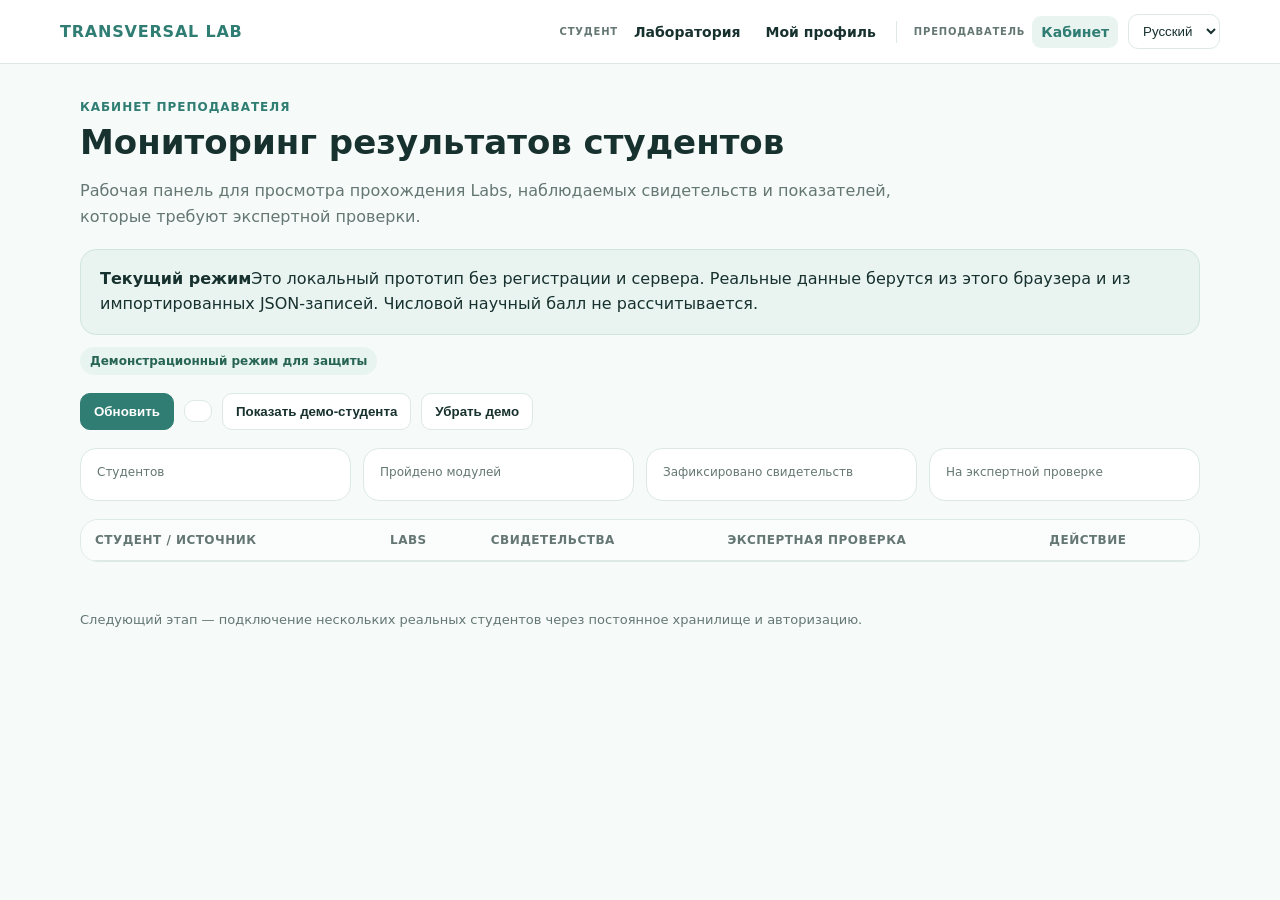
<file: teacher.html>
<!doctype html>
<html lang="ru">
<head>
<meta charset="utf-8">
<meta name="viewport" content="width=device-width,initial-scale=1">
<title>Transversal Lab — Teacher Dashboard</title>
<style>
:root{--bg:#f6faf9;--panel:#fff;--text:#17312e;--muted:#647773;--line:#dce9e6;--accent:#2f7d73;--soft:#e9f4f1;--warn:#fbf6e9}
*{box-sizing:border-box}body{margin:0;background:var(--bg);color:var(--text);font-family:Inter,system-ui,-apple-system,Segoe UI,Roboto,Arial,sans-serif}
header{background:#fff;border-bottom:1px solid var(--line);padding:14px 20px}.nav{max-width:1160px;margin:auto;display:flex;justify-content:space-between;align-items:center;gap:15px}.brand{font-weight:800;color:var(--accent);text-decoration:none;letter-spacing:.05em}.navright{display:flex;align-items:center;gap:10px;flex-wrap:wrap}.navright a{color:var(--text);text-decoration:none;font-size:14px}
select,input{border:1px solid var(--line);border-radius:10px;padding:8px 10px;background:#fff;color:var(--text)}
main{max-width:1160px;margin:auto;padding:36px 20px 48px}.eyebrow{font-size:12px;font-weight:800;letter-spacing:.08em;color:var(--accent)}
h1{margin:9px 0 8px;font-size:34px;line-height:1.15}.lead{color:var(--muted);max-width:820px;line-height:1.6}
.notice{margin:20px 0 26px;padding:17px 19px;background:var(--soft);border:1px solid #cfe5e1;border-radius:16px;line-height:1.55}
.toolbar{display:flex;gap:10px;flex-wrap:wrap;align-items:center;margin-bottom:18px}.btn{border:1px solid var(--line);background:#fff;color:var(--text);border-radius:10px;padding:10px 13px;font-weight:750;cursor:pointer}.btn.primary{background:var(--accent);border-color:var(--accent);color:#fff}.file-btn{display:inline-flex;align-items:center;gap:8px}.file-btn input{display:none}
.overview{display:grid;grid-template-columns:repeat(4,1fr);gap:12px;margin-bottom:18px}.kpi{background:#fff;border:1px solid var(--line);border-radius:16px;padding:16px}.kpi span{display:block;color:var(--muted);font-size:12px}.kpi strong{display:block;font-size:24px;margin-top:5px}
.table-wrap{background:#fff;border:1px solid var(--line);border-radius:18px;overflow:auto}.table{width:100%;border-collapse:collapse;min-width:850px}.table th,.table td{padding:13px 14px;border-bottom:1px solid var(--line);text-align:left;vertical-align:top}.table th{font-size:12px;letter-spacing:.04em;text-transform:uppercase;color:var(--muted);background:#fbfdfc}.table tr:last-child td{border-bottom:0}.student-name{font-weight:800}.muted{color:var(--muted);font-size:13px;line-height:1.45}
.pill{display:inline-block;padding:5px 8px;border-radius:999px;font-size:11px;font-weight:750;margin:2px 4px 2px 0}.pill.done{background:#e8f4ef;color:#276453}.pill.todo{background:#f1f4f3;color:#75827e}.pill.candidate{background:var(--warn);color:#7b652e}
.profile-panel{margin-top:18px;background:#fff;border:1px solid var(--line);border-radius:18px;padding:20px;display:none}.profile-head{display:flex;justify-content:space-between;gap:15px;align-items:flex-start}.profile-head h2{margin:0 0 5px}.grid2{display:grid;grid-template-columns:repeat(2,1fr);gap:12px;margin-top:16px}.comp{border:1px solid var(--line);border-radius:14px;padding:14px}.comp h3{margin:0 0 4px;font-size:16px}.tagbox{display:flex;flex-wrap:wrap;gap:7px;margin-top:9px}.evidence{padding:6px 8px;border-radius:999px;background:var(--soft);color:#276453;font-size:11px;font-weight:700}.candidate{background:var(--warn);color:#7b652e}.empty{color:var(--muted);font-size:13px}
.small{font-size:12px;color:var(--muted)}footer{max-width:1160px;margin:auto;padding:0 20px 36px;color:var(--muted);font-size:13px;line-height:1.6}
@media(max-width:900px){.overview{grid-template-columns:repeat(2,1fr)}.grid2{grid-template-columns:1fr}}
@media(max-width:560px){.overview{grid-template-columns:1fr 1fr}.profile-head{flex-direction:column}}

/* ===== Global role navigation ===== */
.tl-role-nav{display:flex;align-items:center;justify-content:flex-end;gap:8px;flex-wrap:wrap}
.tl-role-label{font-size:10px;line-height:1;color:var(--muted,#647773);font-weight:800;letter-spacing:.08em;text-transform:uppercase;margin-left:6px}
.tl-nav-link{display:inline-flex;align-items:center;min-height:32px;padding:7px 9px;border-radius:9px;color:var(--text,#17312e);text-decoration:none;font-size:13px;font-weight:700}
.tl-nav-link:hover{background:var(--soft,#e9f4f1)}
.tl-nav-link.active{background:var(--soft,#e9f4f1);color:var(--accent,#2f7d73)}
.tl-divider{width:1px;height:22px;background:var(--line,#dce9e6);margin:0 4px}
@media(max-width:900px){.tl-role-nav{justify-content:flex-end;gap:5px}.tl-role-label{width:100%;text-align:right;margin:3px 0 0}.tl-divider{display:none}}


/* v1.5 navigation stability: CSS-only fix */
.tl-header{position:sticky!important;top:0!important;z-index:2000!important;background:#fff!important}
.tl-root-header{width:min(1160px,100%);margin:0 auto;min-height:68px;padding:0 20px;display:flex;align-items:center;justify-content:space-between;gap:20px}
.root-actions,.navright{display:flex!important;align-items:center!important;justify-content:flex-end!important;gap:10px!important;flex-wrap:nowrap!important;position:relative!important;z-index:2100!important}
.root-actions>* , .navright>*{position:relative!important;z-index:2101!important;pointer-events:auto!important}
.tl-role-nav{display:flex!important;align-items:center!important;justify-content:flex-end!important;gap:7px!important;flex-wrap:nowrap!important;position:relative!important;z-index:2101!important}
.tl-nav-link{position:relative!important;z-index:2102!important;pointer-events:auto!important;cursor:pointer!important}
.tl-global-right{position:relative!important;z-index:2102!important;pointer-events:auto!important;display:flex!important;align-items:center!important;gap:10px!important;white-space:nowrap!important}
.tl-global-link,.tl-global-lang{position:relative!important;z-index:2103!important;pointer-events:auto!important;cursor:pointer!important}
@media(max-width:900px){
  .tl-root-header{min-height:auto;padding-top:12px;padding-bottom:12px}
  .root-actions,.navright,.tl-global-right{flex-wrap:wrap!important;white-space:normal!important}
  .tl-role-nav{flex-wrap:wrap!important}
}

</style>
</head>
<body data-page="teacher">
<header>
  <div class="nav">
    <a class="brand" href="index.html">TRANSVERSAL LAB</a>
    <div class="navright">
      <div class="tl-role-nav" aria-label="Навигация Transversal Lab">
        <span class="tl-role-label" data-global="studentRole">Студент</span>
        <a class="tl-nav-link" data-page="lab" data-global="labLink" href="index.html">Лаборатория</a>
        <a class="tl-nav-link" data-page="profile" data-global="profileLinkNav" href="profile.html">Мой профиль</a>
        <span class="tl-divider" aria-hidden="true"></span>
        <span class="tl-role-label" data-global="teacherRole">Преподаватель</span>
        <a class="tl-nav-link active" data-page="teacher" data-global="teacherLinkNav" href="teacher.html">Кабинет</a>
      </div>
      <select id="lang" aria-label="Language">
        <option value="ru">Русский</option>
        <option value="uz-lat">O‘zbek</option>
        <option value="uz-cyr">Ўзбекча</option>
        <option value="en">English</option>
      </select>
    </div>
  </div>
</header>

<main>
<div class="eyebrow" id="eyebrow"></div>
<h1 id="title"></h1>
<p class="lead" id="lead"></p>
<div class="notice"><strong id="noticeTitle"></strong><span id="noticeText"></span></div><div style="margin-top:-14px;margin-bottom:18px"><span id="demoBadge" style="display:inline-block;padding:7px 10px;border-radius:999px;background:#e8f4ef;color:#276453;font-size:12px;font-weight:750">Демонстрационный режим для защиты</span></div>

<div class="toolbar">
  <button class="btn primary" id="refresh"></button>
  <label class="btn file-btn"><span id="importLabel"></span><input id="fileInput" type="file" accept=".json,application/json" multiple></label>
  <button class="btn" id="demo"></button>
  <button class="btn" id="clearDemo"></button>
</div>

<section class="overview">
 <div class="kpi"><span id="k1"></span><strong id="v1"></strong></div>
 <div class="kpi"><span id="k2"></span><strong id="v2"></strong></div>
 <div class="kpi"><span id="k3"></span><strong id="v3"></strong></div>
 <div class="kpi"><span id="k4"></span><strong id="v4"></strong></div>
</section>

<div class="table-wrap">
<table class="table">
<thead><tr><th id="thStudent"></th><th id="thLabs"></th><th id="thEvidence"></th><th id="thReview"></th><th id="thAction"></th></tr></thead>
<tbody id="rows"></tbody>
</table>
</div>

<section class="profile-panel" id="panel">
<div class="profile-head"><div><h2 id="panelTitle"></h2><div class="muted" id="panelSub"></div></div><button class="btn" id="close"></button></div>
<div class="grid2" id="components"></div>
</section>
</main>
<footer id="footer"></footer>

<script>
const T={
ru:{eyebrow:"КАБИНЕТ ПРЕПОДАВАТЕЛЯ",title:"Мониторинг результатов студентов",lead:"Рабочая панель для просмотра прохождения Labs, наблюдаемых свидетельств и показателей, которые требуют экспертной проверки.",noticeTitle:"Текущий режим",noticeText:"Это локальный прототип без регистрации и сервера. Реальные данные берутся из этого браузера и из импортированных JSON-записей. Числовой научный балл не рассчитывается.",refresh:"Обновить",import:"Импорт JSON",demo:"Показать демо-студента",clearDemo:"Убрать демо",k1:"Студентов",k2:"Пройдено модулей",k3:"Зафиксировано свидетельств",k4:"На экспертной проверке",thStudent:"Студент / источник",thLabs:"Labs",thEvidence:"Свидетельства",thReview:"Экспертная проверка",thAction:"Действие",open:"Открыть профиль",noData:"Пока нет записей. Пройдите Lab или импортируйте JSON.",local:"Текущий браузер",imported:"Импортированный файл",demoName:"Демо-студент",panelTitle:"Профиль студента",panelSub:"Система показывает наблюдаемые свидетельства; это не итоговая научная оценка.",close:"Закрыть",footer:"Следующий этап — подключение нескольких реальных студентов через постоянное хранилище и авторизацию.",completed:"пройден",candidate:"на проверке",components:{cognitive:"Когнитивный",social:"Социально-коммуникативный",digital:"Цифровая грамотность",reflective:"Рефлексивно-регулятивный"},nothing:"Нет зафиксированных данных"},
"uz-lat":{eyebrow:"O‘QITUVCHI KABINETI",title:"Talabalar natijalarini monitoring qilish",lead:"Labsdan o‘tish, kuzatiladigan dalillar va ekspert tekshiruvini talab qiladigan ko‘rsatkichlarni ko‘rish uchun ishchi panel.",noticeTitle:"Joriy rejim",noticeText:"Bu server va ro‘yxatdan o‘tishsiz lokal prototip. Ma’lumotlar brauzerdan va import qilingan JSON yozuvlardan olinadi. Yakuniy ilmiy ball hisoblanmaydi.",refresh:"Yangilash",import:"JSON import",demo:"Demo talabani ko‘rsatish",clearDemo:"Demoni olib tashlash",k1:"Talabalar",k2:"Yakunlangan modullar",k3:"Qayd etilgan dalillar",k4:"Ekspert tekshiruvida",thStudent:"Talaba / manba",thLabs:"Labs",thEvidence:"Dalillar",thReview:"Ekspert tekshiruvi",thAction:"Harakat",open:"Profilni ochish",noData:"Hozircha yozuvlar yo‘q. Labni yakunlang yoki JSON import qiling.",local:"Joriy brauzer",imported:"Import qilingan fayl",demoName:"Demo talaba",panelTitle:"Talaba profili",panelSub:"Tizim kuzatiladigan dalillarni ko‘rsatadi; bu yakuniy ilmiy baho emas.",close:"Yopish",footer:"Keyingi bosqich — doimiy saqlash va avtorizatsiya orqali bir nechta real talabalarni ulash.",completed:"yakunlangan",candidate:"tekshiruvda",components:{cognitive:"Kognitiv",social:"Ijtimoiy-kommunikativ",digital:"Raqamli savodxonlik",reflective:"Refleksiv-regulyativ"},nothing:"Qayd etilgan ma’lumot yo‘q"},
"uz-cyr":{eyebrow:"ЎҚИТУВЧИ КАБИНЕТИ",title:"Талабалар натижаларини мониторинг қилиш",lead:"Labsдан ўтиш, кузатиладиган далиллар ва эксперт текширувини талаб қиладиган кўрсаткичларни кўриш учун ишчи панель.",noticeTitle:"Жорий режим",noticeText:"Бу сервер ва рўйхатдан ўтишсиз локал прототип. Маълумотлар браузердан ва импорт қилинган JSON ёзувлардан олинади. Якуний илмий балл ҳисобланмайди.",refresh:"Янгилаш",import:"JSON импорт",demo:"Демо талабани кўрсатиш",clearDemo:"Демони олиб ташлаш",k1:"Талабалар",k2:"Якунланган модуллар",k3:"Қайд этилган далиллар",k4:"Эксперт текширувида",thStudent:"Талаба / манба",thLabs:"Labs",thEvidence:"Далиллар",thReview:"Эксперт текшируви",thAction:"Ҳаракат",open:"Профилни очиш",noData:"Ҳозирча ёзувлар йўқ. Labни якунланг ёки JSON импорт қилинг.",local:"Жорий браузер",imported:"Импорт қилинган файл",demoName:"Демо талаба",panelTitle:"Талаба профили",panelSub:"Тизим кузатиладиган далилларни кўрсатади; бу якуний илмий баҳо эмас.",close:"Ёпиш",footer:"Кейинги босқич — доимий сақлаш ва авторизация орқали бир нечта реал талабаларни улаш.",completed:"якунланган",candidate:"текширувда",components:{cognitive:"Когнитив",social:"Ижтимоий-коммуникатив",digital:"Рақамли саводхонлик",reflective:"Рефлексив-регулятив"},nothing:"Қайд этилган маълумот йўқ"},
en:{eyebrow:"TEACHER DASHBOARD",title:"Student results monitoring",lead:"A working panel for reviewing Lab completion, observable evidence and indicators that require expert review.",noticeTitle:"Current mode",noticeText:"This is a local prototype without accounts or a server. Data comes from this browser and imported JSON records. No final scientific score is calculated.",refresh:"Refresh",import:"Import JSON",demo:"Show demo student",clearDemo:"Remove demo",k1:"Students",k2:"Modules completed",k3:"Evidence captured",k4:"Expert review",thStudent:"Student / source",thLabs:"Labs",thEvidence:"Evidence",thReview:"Expert review",thAction:"Action",open:"Open profile",noData:"No records yet. Complete a Lab or import JSON.",local:"Current browser",imported:"Imported file",demoName:"Demo student",panelTitle:"Student profile",panelSub:"The system shows observable evidence; this is not a final scientific score.",close:"Close",footer:"Next stage: connect multiple real students through persistent storage and authentication.",completed:"completed",candidate:"under review",components:{cognitive:"Cognitive",social:"Socio-communicative",digital:"Digital literacy",reflective:"Reflexive-regulatory"},nothing:"No captured data"}
};

const compNames={cognitive:"cognitive",social:"social",digital:"digital",reflective:"reflective"};
let imported=JSON.parse(localStorage.getItem("tl-teacher-imported")||"[]");
let demoShown=true;
let selected=null;

function lang(){const l=localStorage.getItem("tl_lang")||"ru";return T[l]?l:"ru"}
function getRecords(){
  const localLabs=[1,2,3,4,5].map(n=>localStorage.getItem(`tl-lab${n}-case01`)).filter(Boolean).map(x=>JSON.parse(x));
  const demo=demoShown?[{
    source:"demo",name:T[lang()].demoName,
    records:{
      2:{evidence:{K1:{status:"captured"},K6:{status:"captured"},DL3:{status:"candidate"}}},
      3:{evidence:{SC2:{status:"candidate"},SC3:{status:"candidate"},SC6:{status:"candidate"}}},
      4:{evidence:{DL2:{status:"candidate"},DL3:{status:"candidate"},DL6:{status:"candidate"}}},
      5:{evidence:{RR2:{status:"candidate"},RR5:{status:"candidate"},RR6:{status:"candidate"},RR7:{status:"candidate"}}}
    }
  }]:[];
  const current={source:"local",name:T[lang()].local,records:Object.fromEntries(localLabs.map(r=>[Number((r.lab||"Lab 0").match(/\d+/)?.[0]||0),r]))};
  const im=imported.map(r=>({source:"import",name:r.name||r.source||T[lang()].imported,records:r.records||{}}));
  return (localLabs.length? [current]:[]).concat(im,demo);
}
function collect(rec){
  const e=[]; for(const [lab,r] of Object.entries(rec.records||{})){
    if(!r)continue;
    if(r.evidence){for(const [id,v] of Object.entries(r.evidence)){if(v?.status)e.push({id,status:v.status,lab:Number(lab)})}}
  }
  return e;
}
function render(){
  const x=T[lang()];
  for(const id of ["eyebrow","title","lead","noticeTitle","noticeText","refresh","importLabel","demo","clearDemo","k1","k2","k3","k4","thStudent","thLabs","thEvidence","thReview","thAction","panelTitle","panelSub","close","footer","home","studentProfile","teacherCurrent"])
    document.getElementById(id).textContent=x[id];
  document.getElementById("lang").value=lang();
  const records=getRecords();
  const uniqueStudents=records.length;
  let done=0,evidence=0,candidates=0;
  records.forEach(r=>{for(let n=1;n<=5;n++)if(r.records[n])done++; const ev=collect(r); evidence+=ev.filter(e=>e.status==="captured").length;candidates+=ev.filter(e=>e.status==="candidate").length});
  document.getElementById("v1").textContent=uniqueStudents;document.getElementById("v2").textContent=done;document.getElementById("v3").textContent=evidence;document.getElementById("v4").textContent=candidates;
  const rows=document.getElementById("rows"); rows.innerHTML="";
  if(!records.length){rows.innerHTML=`<tr><td colspan="5"><div class="muted">${x.noData}</div></td></tr>`;return}
  records.forEach((r,i)=>{
    const labs=[];for(let n=1;n<=5;n++)labs.push(`<span class="pill ${r.records[n]?"done":"todo"}">Lab ${n}${r.records[n]?" ✓":""}</span>`);
    const ev=collect(r), cap=ev.filter(e=>e.status==="captured").length,cand=ev.filter(e=>e.status==="candidate").length;
    const tr=document.createElement("tr");
    tr.innerHTML=`<td><div class="student-name">${esc(r.name)}</div><div class="small">${r.source==="local"?x.local:r.source==="demo"?x.demoName:x.imported}</div></td>
      <td>${labs.join("")}</td>
      <td><span class="pill done">${cap} ${x.k3.toLowerCase()}</span><span class="pill candidate">${cand} ${x.candidate}</span></td>
      <td>${cand?`<span class="pill candidate">${cand} ${x.candidate}</span>`:`<span class="pill todo">0</span>`}</td>
      <td><button class="btn" data-open="${i}">${x.open}</button></td>`;
    rows.appendChild(tr);
  });
  rows.querySelectorAll("[data-open]").forEach(btn=>btn.addEventListener("click",()=>showProfile(Number(btn.dataset.open))));
}
function showProfile(i){
  const records=getRecords(),r=records[i],x=T[lang()];if(!r)return;
  selected=i;document.getElementById("panel").style.display="block";document.getElementById("panelTitle").textContent=`${x.panelTitle}: ${r.name}`;
  const ev=collect(r);const by={cognitive:[],social:[],digital:[],reflective:[]};
  const map={K:"cognitive",SC:"social",DL:"digital",RR:"reflective"};
  ev.forEach(e=>{const prefix=e.id.startsWith("SC")?"SC":e.id.slice(0,2);const c=map[prefix]||"cognitive";if(by[c])by[c].push(e)});
  document.getElementById("components").innerHTML=Object.keys(by).map(k=>`<div class="comp"><h3>${x.components[k]}</h3>${by[k].length?`<div class="tagbox">${by[k].map(e=>`<span class="evidence ${e.status==="candidate"?"candidate":""}">${esc(e.id)} · Lab ${e.lab} · ${e.status==="captured"?x.completed:x.candidate}</span>`).join("")}</div>`:`<div class="empty">${x.nothing}</div>`}</div>`).join("");
  document.getElementById("panel").scrollIntoView({behavior:"smooth",block:"start"});
}
function esc(v){return String(v).replace(/[&<>'"]/g,c=>({"&":"&amp;","<":"&lt;",">":"&gt;","'":"&#39;",'"':"&quot;"}[c]))}
document.getElementById("lang").addEventListener("change",e=>{localStorage.setItem("tl_lang",e.target.value);render()});
document.getElementById("refresh").addEventListener("click",render);
document.getElementById("demo").addEventListener("click",()=>{demoShown=true;render()});
document.getElementById("clearDemo").addEventListener("click",()=>{demoShown=false;render()});
document.getElementById("close").addEventListener("click",()=>document.getElementById("panel").style.display="none");
document.getElementById("fileInput").addEventListener("change",async e=>{
  const files=[...e.target.files];for(const file of files){try{
    const txt=await file.text(),obj=JSON.parse(txt);
    imported.push({name:obj.studentName||obj.student||file.name,source:"import",records:{[Number((obj.lab||obj.labName||"Lab 2").match(/\d+/)?.[0]||2)]:obj}});
  }catch(err){}}
  localStorage.setItem("tl-teacher-imported",JSON.stringify(imported));e.target.value="";render();
});
render();
</script>

<script>
(function(){
  const NAV_TEXT={
    ru:{studentRole:"Студент",labLink:"Лаборатория",profileLinkNav:"Мой профиль",teacherRole:"Преподаватель",teacherLinkNav:"Кабинет"},
    "uz-lat":{studentRole:"Talaba",labLink:"Laboratoriya",profileLinkNav:"Mening profilim",teacherRole:"O‘qituvchi",teacherLinkNav:"Kabinet"},
    "uz-cyr":{studentRole:"Талаба",labLink:"Лаборатория",profileLinkNav:"Менинг профилим",teacherRole:"Ўқитувчи",teacherLinkNav:"Кабинет"},
    en:{studentRole:"Student",labLink:"Laboratory",profileLinkNav:"My profile",teacherRole:"Teacher",teacherLinkNav:"Dashboard"}
  };
  function current(){const l=localStorage.getItem("tl_lang")||"ru";return NAV_TEXT[l]?l:"ru"}
  function paint(){
    const x=NAV_TEXT[current()];
    document.querySelectorAll("[data-global]").forEach(el=>{
      const key=el.getAttribute("data-global"); if(x[key]) el.textContent=x[key];
    });
    document.querySelectorAll("[data-page]").forEach(el=>{
      el.classList.toggle("active",el.getAttribute("data-page")===(document.body.getAttribute("data-page")||"lab"));
    });
  }
  document.addEventListener("DOMContentLoaded",()=>{
    const sel=document.getElementById("lang")||document.getElementById("languageSelect");
    if(sel){
      const shared=localStorage.getItem("tl_lang");
      if(shared && [...sel.options].some(o=>o.value===shared)) sel.value=shared;
      sel.addEventListener("change",()=>{localStorage.setItem("tl_lang",sel.value);paint()});
    }
    paint();
  });
  window.addEventListener("storage",paint);
})();
</script>
<script src="demo.js"></script>
</body>
</html>
</file>
<file: labs/lab1/styles.css>
:root {
  --bg: #f5f8f6;
  --panel: #ffffff;
  --panel-2: #eef5f1;
  --line: rgba(28, 57, 48, .11);
  --text: #16362d;
  --muted: #667a73;
  --accent: #a7dc62;
  --accent-strong: #4d9273;
  --accent-2: #76a8d6;
  --warm: #d59a62;
  --shadow: 0 18px 55px rgba(45, 83, 68, .10);
  --radius-lg: 28px;
  --radius-md: 18px;
}

* { box-sizing: border-box; }
html { scroll-behavior: smooth; }
body {
  margin: 0;
  color: var(--text);
  background:
    radial-gradient(circle at 86% 8%, rgba(118,168,214,.12), transparent 24rem),
    radial-gradient(circle at 10% 20%, rgba(167,220,98,.14), transparent 25rem),
    var(--bg);
  font-family: "DM Sans", system-ui, sans-serif;
}
body::before {
  content: "";
  position: fixed;
  inset: 0;
  pointer-events: none;
  background-image: linear-gradient(rgba(28,57,48,.035) 1px, transparent 1px), linear-gradient(90deg, rgba(28,57,48,.035) 1px, transparent 1px);
  background-size: 40px 40px;
  mask-image: linear-gradient(to bottom, black, transparent 80%);
}

.site-shell { max-width: 1440px; margin: 0 auto; padding: 0 28px; position: relative; }
.topbar { height: 84px; display: flex; align-items: center; justify-content: space-between; gap: 24px; border-bottom: 1px solid var(--line); position: sticky; top: 0; z-index: 20; backdrop-filter: blur(18px); background: rgba(8,10,16,.78); }
.brand { display: flex; align-items: center; gap: 12px; color: var(--text); text-decoration: none; min-width: 230px; }
.brand-mark { width: 38px; height: 38px; border: 1px solid rgba(216,255,98,.55); border-radius: 12px; display: grid; place-items: center; font: 800 12px/1 "Manrope", sans-serif; color: var(--accent); box-shadow: inset 0 0 25px rgba(216,255,98,.06); }
.brand strong { display: block; font-family: "Manrope"; font-size: 14px; }
.brand small { display: block; color: var(--muted); font-size: 10px; margin-top: 2px; }
.nav { display: flex; gap: 26px; }
.nav a, .text-link { color: var(--muted); text-decoration: none; font-size: 13px; transition: .2s ease; }
.nav a:hover, .text-link:hover { color: var(--text); }
.top-actions { display: flex; align-items: center; gap: 10px; }
select, button, textarea { font: inherit; }
.lang-select select { appearance: none; background: transparent; color: var(--text); border: 1px solid var(--line); border-radius: 999px; padding: 8px 28px 8px 12px; font-size: 11px; }
.ghost-btn { border: 1px solid var(--line); background: transparent; color: var(--muted); padding: 8px 13px; border-radius: 999px; cursor: pointer; }

.hero { min-height: 700px; display: grid; grid-template-columns: 1.05fr .95fr; align-items: center; gap: 60px; padding: 70px 4vw 80px; }
.hero-copy { max-width: 760px; }
.eyebrow { display: inline-flex; align-items: center; gap: 10px; color: var(--muted); font-size: 10px; font-weight: 700; letter-spacing: .18em; }
.pulse { width: 8px; height: 8px; border-radius: 50%; background: var(--accent); box-shadow: 0 0 0 7px rgba(216,255,98,.08), 0 0 18px var(--accent); }
h1,h2,h3 { font-family: "Manrope", sans-serif; }
h1 { font-size: clamp(48px, 5.5vw, 78px); line-height: .99; letter-spacing: -.05em; margin: 22px 0; max-width: 900px; }
h1 em, h2 em { color: var(--accent-strong); font-style: normal; }
.hero-copy > p { color: #bcc4d2; font-size: 18px; line-height: 1.65; max-width: 650px; }
.hero-actions { display: flex; align-items: center; gap: 20px; margin-top: 34px; }
.primary-btn { border: 0; background: var(--accent); color: #0b0d11; padding: 14px 18px; border-radius: 14px; font-weight: 800; cursor: pointer; display: inline-flex; align-items: center; gap: 18px; box-shadow: 0 12px 35px rgba(216,255,98,.16); transition: transform .2s ease, box-shadow .2s ease; }
.primary-btn:hover { transform: translateY(-2px); box-shadow: 0 18px 40px rgba(216,255,98,.25); }
.primary-btn.small { padding: 11px 14px; font-size: 13px; }
.arrow { font-size: 20px; }
.micro-note { color: #6f788b; font-size: 11px; margin-top: 18px; line-height: 1.45; max-width: 700px; }

.hero-visual { min-height: 560px; position: relative; display: grid; place-items: center; }
.orbit { position: absolute; border-radius: 50%; border: 1px solid rgba(255,255,255,.08); transform: rotate(-11deg); }
.orbit-one { width: 440px; height: 440px; }
.orbit-two { width: 570px; height: 260px; transform: rotate(27deg); border-color: rgba(125,230,255,.10); }
.decision-node { width: 265px; height: 265px; border-radius: 50%; display: flex; flex-direction: column; justify-content: center; align-items: center; text-align: center; position: relative; background: radial-gradient(circle at 50% 30%, #212938, #0f131d 62%); border: 1px solid rgba(255,255,255,.15); box-shadow: var(--shadow), inset 0 0 55px rgba(125,230,255,.06); }
.node-kicker { color: var(--accent); font-size: 10px; letter-spacing: .2em; font-weight: 800; }
.node-title { font: 800 27px/1.02 "Manrope"; letter-spacing: -.04em; margin-top: 11px; }
.node-line { height: 1px; width: 88px; background: linear-gradient(to right, transparent, var(--accent-2), transparent); margin: 16px 0; }
.node-meta { display: flex; gap: 7px; flex-wrap: wrap; justify-content: center; max-width: 190px; }
.node-meta span { border: 1px solid var(--line); border-radius: 999px; padding: 5px 8px; color: var(--muted); font-size: 9px; }
.floating-tag { position: absolute; padding: 8px 11px; border: 1px solid rgba(255,255,255,.12); background: rgba(15,19,29,.88); border-radius: 999px; font-size: 10px; color: #cdd4e1; backdrop-filter: blur(10px); }
.tag-cognitive { top: 19%; left: 4%; background: #eff7f2; }
.tag-social { top: 13%; right: 2%; background: #f0f6fb; }
.tag-digital { bottom: 17%; left: 7%; color: var(--accent-2); }
.tag-reflective { bottom: 8%; right: 1%; color: var(--warm); }

.case-section, .method-section, .competency-section, .about-section, .result-section { padding: 60px 4vw; }
.section-heading, .result-head { display: flex; align-items: end; justify-content: space-between; gap: 30px; margin-bottom: 28px; }
.section-index { color: #626b7b; letter-spacing: .17em; font-size: 10px; font-weight: 800; }
h2 { font-size: clamp(34px, 4vw, 58px); line-height: 1; letter-spacing: -.045em; margin: 12px 0 0; max-width: 860px; }
.case-status { display: inline-flex; align-items: center; gap: 8px; color: var(--muted); font-size: 11px; border: 1px solid var(--line); padding: 9px 12px; border-radius: 999px; }
.status-dot { width: 7px; height: 7px; background: var(--accent); border-radius: 50%; box-shadow: 0 0 12px var(--accent); }
.case-layout { display: grid; grid-template-columns: 250px minmax(0, 1fr); gap: 18px; align-items: stretch; }
.case-sidebar { display: flex; flex-direction: column; gap: 12px; }
.side-card { background: rgba(15,19,29,.76); border: 1px solid var(--line); border-radius: 18px; padding: 18px; }
.side-card p { margin: 10px 0 0; color: #c3cad6; line-height: 1.5; font-size: 13px; }
.side-label { color: #687286; letter-spacing: .15em; font-size: 9px; font-weight: 800; }
.mini-pills { display: flex; flex-wrap: wrap; gap: 6px; margin-top: 11px; }
.mini-pills span { border: 1px solid var(--line); color: #aeb6c5; border-radius: 999px; padding: 5px 7px; font-size: 9px; }
.progress-card { margin-top: auto; }
.progress-label { display: flex; justify-content: space-between; font-size: 11px; color: var(--muted); }
.progress-label strong { color: var(--text); }
.progress-track { height: 5px; background: rgba(255,255,255,.08); border-radius: 999px; overflow: hidden; margin-top: 12px; }
.progress-track span { display: block; width: 33.333%; height: 100%; background: linear-gradient(90deg, var(--accent), var(--accent-2)); border-radius: 999px; transition: width .3s ease; }
.case-card { background: linear-gradient(180deg, rgba(18,24,38,.94), rgba(12,16,24,.94)); border: 1px solid var(--line); border-radius: var(--radius-lg); padding: clamp(26px, 4vw, 48px); position: relative; overflow: hidden; box-shadow: var(--shadow); }
.case-card::after { content: ""; position: absolute; width: 280px; height: 280px; border-radius: 50%; background: rgba(167,220,98,.15); filter: blur(75px); top: -120px; right: -100px; pointer-events: none; }
.case-topline { display: flex; justify-content: space-between; color: #697285; font-size: 9px; letter-spacing: .15em; font-weight: 800; }
.scenario-badge { display: inline-flex; margin-top: 28px; color: var(--accent); border: 1px solid rgba(216,255,98,.20); border-radius: 999px; padding: 7px 10px; font-size: 9px; font-weight: 800; text-transform: uppercase; letter-spacing: .12em; }
.case-card h3 { font-size: clamp(32px, 4vw, 52px); letter-spacing: -.05em; line-height: 1; margin: 14px 0; max-width: 780px; }
.case-card > p { max-width: 820px; color: #b7c0cf; font-size: 16px; line-height: 1.7; }
.decision-prompt { margin-top: 34px; font: 700 14px "Manrope"; }
.choices { display: grid; grid-template-columns: repeat(2, minmax(0,1fr)); gap: 10px; margin-top: 14px; }
.choice { text-align: left; padding: 17px; border-radius: 16px; border: 1px solid var(--line); background: #0b1019; color: #dbe1ea; cursor: pointer; transition: .2s ease; min-height: 112px; }
.choice:hover { border-color: rgba(216,255,98,.35); transform: translateY(-2px); }
.choice.selected { border-color: var(--accent); box-shadow: 0 0 0 1px rgba(216,255,98,.12), inset 0 0 25px rgba(216,255,98,.05); }
.choice .choice-no { color: #5e6779; font-size: 9px; font-weight: 800; letter-spacing: .14em; display: block; margin-bottom: 9px; }
.choice strong { display: block; font-size: 14px; line-height: 1.35; }
.choice small { display: block; color: #808a9d; font-size: 11px; line-height: 1.4; margin-top: 7px; }
.case-footer { display: flex; align-items: center; justify-content: space-between; gap: 15px; margin-top: 20px; padding-top: 18px; border-top: 1px solid var(--line); }
.hint { color: #717c8f; font-size: 10px; max-width: 650px; line-height: 1.4; }
.secondary-btn { border: 1px solid var(--line); background: #171e2b; color: var(--text); padding: 11px 14px; border-radius: 12px; cursor: pointer; }
.secondary-btn:disabled { opacity: .4; cursor: not-allowed; }

.result-grid { display: grid; grid-template-columns: 1.5fr .75fr; gap: 18px; }
.glass-card { background: rgba(17,23,34,.74); border: 1px solid var(--line); border-radius: 22px; padding: 26px; }
.result-main-top { display: flex; align-items: start; justify-content: space-between; gap: 20px; }
.result-main h3 { font-size: 31px; margin: 8px 0; letter-spacing: -.04em; }
.score-scale { color: #737e92; font-size: 10px; border: 1px solid var(--line); border-radius: 999px; padding: 7px 9px; }
#resultText { color: #9fa9b9; line-height: 1.6; font-size: 13px; max-width: 840px; }
.score-badge { min-width: 88px; height: 88px; border-radius: 26px; border: 1px solid rgba(216,255,98,.32); display: grid; place-items: center; color: var(--accent); font: 800 30px "Manrope"; background: rgba(216,255,98,.04); }
.bars { display: grid; gap: 16px; margin-top: 24px; }
.bar-row { display: grid; grid-template-columns: 205px 1fr 30px; gap: 14px; align-items: center; }
.bar-name { color: #c3cbd7; font-size: 11px; }
.bar-track { height: 10px; background: #080d15; border-radius: 999px; overflow: hidden; border: 1px solid rgba(255,255,255,.06); }
.bar-fill { height: 100%; background: linear-gradient(90deg, var(--accent), var(--accent-2)); border-radius: 999px; transition: width .7s ease; }
.bar-value { color: var(--muted); font-size: 10px; text-align: right; }
.reflection-card h3 { margin: 10px 0 8px; font-size: 24px; letter-spacing: -.035em; }
.reflection-card textarea { width: 100%; min-height: 160px; resize: vertical; margin: 14px 0; background: #090e16; border: 1px solid var(--line); border-radius: 14px; color: var(--text); padding: 13px; outline: none; }
.reflection-card textarea:focus { border-color: rgba(216,255,98,.35); }
.saved-note { color: var(--accent); font-size: 10px; margin-top: 9px; }
.hidden { display: none !important; }

.method-flow { display: grid; grid-template-columns: 1fr 40px 1fr 40px 1fr; gap: 10px; align-items: stretch; }
.flow-step { padding: 22px; border: 1px solid var(--line); border-radius: 18px; background: rgba(14,19,29,.78); }
.flow-step.active { border-color: rgba(216,255,98,.22); box-shadow: inset 0 0 30px rgba(216,255,98,.04); }
.flow-step span { color: var(--accent); font-size: 10px; font-weight: 800; }
.flow-step strong { display: block; font: 700 19px "Manrope"; margin: 10px 0 6px; }
.flow-step small { color: #7f899b; line-height: 1.45; }
.flow-arrow { display: grid; place-items: center; color: #4e5769; font-size: 24px; }

.competency-section { display: grid; grid-template-columns: .9fr 1.1fr; gap: 30px; align-items: start; }
.competency-intro p { color: #919bad; line-height: 1.6; max-width: 540px; }
.competency-grid { display: grid; grid-template-columns: repeat(2, minmax(0,1fr)); gap: 10px; }
.comp-card { min-height: 200px; padding: 22px; border-radius: 20px; border: 1px solid var(--line); background: linear-gradient(145deg, rgba(18,24,38,.9), rgba(10,14,22,.96)); }
.comp-card > span { color: #586274; font-size: 10px; }
.comp-card h3 { margin: 36px 0 10px; font-size: 21px; letter-spacing: -.03em; }
.comp-card p { color: #858fa1; line-height: 1.5; font-size: 12px; margin: 0; }
.comp-1 { border-color: rgba(216,255,98,.16); }
.comp-2 { border-color: rgba(125,230,255,.16); }
.comp-3 { border-color: rgba(255,179,106,.16); }
.comp-4 { border-color: rgba(198,157,255,.16); }

.about-card { padding: 36px; border: 1px solid var(--line); border-radius: 28px; background: linear-gradient(135deg, rgba(216,255,98,.07), rgba(125,230,255,.04) 45%, rgba(17,23,34,.85)); display: grid; grid-template-columns: 1.15fr .85fr; gap: 40px; }
.about-card h2 { max-width: 700px; }
.about-card p { color: #9da6b5; line-height: 1.7; align-self: end; }
.footer { border-top: 1px solid var(--line); padding: 28px 4vw 45px; display: flex; align-items: center; justify-content: space-between; color: #606a7b; font-size: 10px; }
.footer-brand { min-width: auto; }

@media (max-width: 1060px) {
  .nav { display: none; }
  .hero { grid-template-columns: 1fr; padding-top: 55px; }
  .hero-visual { min-height: 440px; }
  .competency-section, .about-card { grid-template-columns: 1fr; }
}
@media (max-width: 820px) {
  .site-shell { padding: 0 16px; }
  .topbar { height: 72px; }
  .brand { min-width: auto; }
  .brand small { display: none; }
  .ghost-btn { display: none; }
  .hero { padding: 50px 0; }
  h1 { font-size: clamp(44px, 12vw, 68px); }
  .hero-visual { transform: scale(.85); margin: -30px 0; }
  .case-layout { grid-template-columns: 1fr; }
  .progress-card { margin-top: 0; }
  .choices { grid-template-columns: 1fr; }
  .result-grid, .method-flow { grid-template-columns: 1fr; }
  .flow-arrow { transform: rotate(90deg); }
  .competency-grid { grid-template-columns: 1fr; }
  .section-heading, .result-head { align-items: start; flex-direction: column; }
  .bar-row { grid-template-columns: 1fr; gap: 5px; }
  .bar-value { text-align: left; }
  .case-footer { align-items: stretch; flex-direction: column; }
  .footer { flex-direction: column; align-items: flex-start; gap: 14px; }
}
.sr-only { position: absolute; width: 1px; height: 1px; padding: 0; margin: -1px; overflow: hidden; clip: rect(0, 0, 0, 0); white-space: nowrap; border: 0; }

/* V02 — LIGHT, CALM, EDUCATIONAL */
:root{
  --bg:#f6f9f7;
  --panel:#ffffff;
  --panel-2:#eef5f0;
  --line:rgba(28,57,48,.11);
  --text:#17372e;
  --muted:#687d75;
  --accent:#a7dc62;
  --accent-strong:#4d9273;
  --accent-2:#78a9d6;
  --warm:#c98d54;
  --shadow:0 18px 50px rgba(48,86,70,.10);
}
body{
  color:var(--text);
  background:
    radial-gradient(circle at 82% 8%, rgba(120,169,214,.12), transparent 26rem),
    radial-gradient(circle at 8% 24%, rgba(167,220,98,.14), transparent 24rem),
    var(--bg);
}
body::before{
  background-image:linear-gradient(rgba(31,72,59,.032) 1px,transparent 1px),linear-gradient(90deg,rgba(31,72,59,.032) 1px,transparent 1px);
  mask-image:linear-gradient(to bottom,black,transparent 78%);
}
.topbar{
  background:rgba(246,249,247,.88);
  border-bottom-color:rgba(28,57,48,.08);
}
.brand-mark{border-color:rgba(77,146,115,.35);color:#4d9273;background:#f3f8f5;box-shadow:none}
.eyebrow{color:#527268}
.pulse{background:#4d9273;box-shadow:0 0 0 7px rgba(77,146,115,.09)}
h1{font-size:clamp(46px,5.2vw,74px)}
h1 em,h2 em{color:#4d9273}
.hero-copy>p{color:#566f66}
.primary-btn{background:#a7dc62;color:#183128;box-shadow:0 12px 30px rgba(77,146,115,.14)}
.primary-btn:hover{box-shadow:0 16px 34px rgba(77,146,115,.18)}
.micro-note{color:#71847d}
.hero-visual{min-height:520px}
.orbit{border-color:rgba(48,86,70,.10)}
.orbit-two{border-color:rgba(120,169,214,.18)}
.decision-node{
  background:radial-gradient(circle at 50% 25%,#fff 0%,#f2f7f4 62%,#e6f0eb 100%);
  border-color:rgba(48,86,70,.12);
  box-shadow:var(--shadow),inset 0 0 55px rgba(120,169,214,.08);
}
.node-kicker{color:#4d9273}
.node-line{background:linear-gradient(to right,transparent,#78a9d6,transparent)}
.floating-tag{background:rgba(255,255,255,.92);border-color:rgba(48,86,70,.10);color:#4f675f;box-shadow:0 8px 20px rgba(48,86,70,.06)}
.tag-cognitive{background:#eff7f2}
.tag-social{background:#f0f6fb}
.tag-digital{background:#eef5fb;color:#507fa8}
.tag-reflective{background:#fbf4ec;color:#b87743}
.section-index{color:#74867f}
.case-status{background:rgba(255,255,255,.75)}
.status-dot{background:#4d9273;box-shadow:none}
.side-card,.case-card,.glass-card,.flow-step,.comp-card{background:rgba(255,255,255,.90);border-color:rgba(28,57,48,.10);box-shadow:0 10px 32px rgba(48,86,70,.05)}
.side-card p,.case-card>p{color:#5d746b}
.case-card{background:linear-gradient(180deg,#fff,#f7fbf8)}
.case-card::after{background:rgba(167,220,98,.14)}
.scenario-badge{color:#4d9273;border-color:rgba(77,146,115,.20);background:#f2f8f4}
.choice{background:#f8fbf9;color:#23453b}
.choice:hover{border-color:rgba(77,146,115,.32)}
.choice.selected{border-color:#6cae89;box-shadow:0 0 0 1px rgba(77,146,115,.10),inset 0 0 25px rgba(167,220,98,.07)}
.choice small{color:#71867e}
.secondary-btn{background:#fff;color:#23453b}
.progress-track{background:#e7efeb}
.progress-track span,.bar-fill{background:linear-gradient(90deg,#4d9273,#78a9d6)}
.bar-track{background:#e8efec;border-color:rgba(28,57,48,.06)}
#resultText{color:#627870}
.score-badge{border-color:rgba(77,146,115,.25);color:#4d9273;background:#f3f8f5}
.reflection-card textarea{background:#f8fbf9;color:#17372e}
.flow-step.active{border-color:rgba(77,146,115,.24);box-shadow:inset 0 0 30px rgba(167,220,98,.08)}
.flow-step span{color:#4d9273}
.flow-step small,.competency-intro p,.comp-card p{color:#667d74}
.comp-card{background:linear-gradient(145deg,#fff,#f1f7f3)}
.about-card{background:linear-gradient(135deg,rgba(167,220,98,.14),rgba(120,169,214,.09) 45%,rgba(255,255,255,.96))}
.about-card p{color:#60766e}
.footer{border-top-color:rgba(28,57,48,.09);color:#70847c}


/* v0.3 — pedagogical situation as the hero visual */
.classroom-board {
  position: relative;
  padding: 22px;
  min-height: 540px;
  border: 1px solid #dfe7e3;
  border-radius: 32px;
  background:
    radial-gradient(circle at 85% 10%, rgba(106, 177, 157, .14), transparent 28%),
    radial-gradient(circle at 12% 90%, rgba(112, 155, 232, .12), transparent 30%),
    #fbfcfb;
  box-shadow: 0 24px 60px rgba(37, 60, 51, .10);
  overflow: hidden;
}
.classroom-board::before {
  content: "";
  position: absolute;
  inset: 0;
  background-image: linear-gradient(rgba(48, 72, 63, .04) 1px, transparent 1px), linear-gradient(90deg, rgba(48, 72, 63, .04) 1px, transparent 1px);
  background-size: 30px 30px;
  pointer-events: none;
}
.scene-toolbar,
.scene-header,
.classroom-scene,
.scene-footer { position: relative; z-index: 1; }
.scene-toolbar {
  display: flex;
  align-items: center;
  gap: 9px;
  font-size: 12px;
  font-weight: 800;
  letter-spacing: .12em;
  color: #6a7a74;
  text-transform: uppercase;
}
.scene-dot { width: 9px; height: 9px; border-radius: 50%; background: #6f9f8e; box-shadow: 0 0 0 5px rgba(111,159,142,.12); }
.scene-time { margin-left: auto; font-weight: 700; letter-spacing: 0; text-transform: none; }
.scene-header { display:flex; align-items:flex-end; justify-content:space-between; gap:18px; padding:28px 0 18px; }
.scene-kicker { font-size:11px; font-weight:800; letter-spacing:.11em; color:#688177; }
.scene-header h3 { margin:7px 0 0; font-family: var(--heading-font, sans-serif); font-size:31px; line-height:1.08; color:#1e332c; }
.scene-chip { flex:0 0 auto; padding:9px 13px; border-radius:999px; background:#edf6f1; border:1px solid #d6e9df; color:#43715f; font-weight:800; }
.classroom-scene {
  position: relative;
  min-height: 290px;
  padding: 28px;
  border-radius: 24px;
  background: linear-gradient(145deg, #f3f7f6 0%, #eef5f1 55%, #f9f5ee 100%);
  border: 1px solid #dde8e2;
}
.board-note { display:inline-flex; padding:9px 12px; border-radius:10px; background:#fff; border:1px solid #dfe8e2; color:#476159; font-size:12px; font-weight:700; box-shadow:0 8px 20px rgba(42,66,56,.05); }
.desk { position:absolute; display:flex; align-items:center; gap:10px; }
.desk-left { left:30px; bottom:62px; }
.desk-center { left:50%; transform:translateX(-50%); bottom:34px; flex-direction:column; gap:8px; }
.desk-right { right:34px; bottom:62px; }
.avatar, .teacher-avatar { display:grid; place-items:center; font-weight:800; border-radius:50%; }
.avatar { width:44px; height:44px; border:5px solid #fff; box-shadow:0 8px 18px rgba(37,60,51,.12); color:#fff; }
.avatar-blue { background:#6f9ad7; }
.avatar-green { background:#78a88d; }
.avatar-violet { background:#917fae; }
.speech { max-width:175px; padding:10px 12px; border-radius:13px 13px 13px 4px; background:#fff; border:1px solid #dbe6e0; color:#42574f; font-size:12px; line-height:1.35; box-shadow:0 8px 18px rgba(37,60,51,.05); }
.speech-warn { border-color:#e7d9c2; background:#fffaf2; }
.teacher-card { position:absolute; right:28px; top:24px; display:flex; align-items:center; gap:10px; padding:10px 12px; background:rgba(255,255,255,.9); border:1px solid #dde8e2; border-radius:15px; box-shadow:0 8px 20px rgba(37,60,51,.05); }
.teacher-avatar { width:34px; height:34px; background:#2f7761; color:#fff; }
.teacher-card strong, .teacher-card small { display:block; }
.teacher-card strong { font-size:12px; color:#294039; }
.teacher-card small { margin-top:2px; font-size:10px; color:#71817b; }
.scene-footer { display:grid; grid-template-columns: 1fr auto; align-items:center; gap:16px; padding-top:18px; }
.observation { display:flex; align-items:center; gap:10px; }
.observation-icon { display:grid; place-items:center; width:34px; height:34px; border-radius:11px; background:#eef7f2; color:#3e8a6f; font-weight:900; }
.observation strong, .observation small { display:block; }
.observation strong { font-size:13px; color:#2a4139; }
.observation small { margin-top:2px; color:#75857f; font-size:11px; }
.component-mini-list { display:flex; flex-wrap:wrap; justify-content:flex-end; gap:7px; }
.component-mini-list span { padding:7px 9px; border:1px solid #dbe6e0; border-radius:999px; background:#fff; color:#64766f; font-size:10px; font-weight:700; }
.hero { gap: clamp(32px, 5vw, 74px); }
.hero-copy { max-width: 700px; }
.hero-copy h1 { max-width: 680px; }
@media (max-width: 980px) {
  .classroom-board { min-height: 470px; }
  .scene-footer { grid-template-columns: 1fr; }
  .component-mini-list { justify-content:flex-start; }
}
@media (max-width: 680px) {
  .classroom-board { min-height: 430px; padding:16px; border-radius:22px; }
  .scene-header { align-items:flex-start; }
  .scene-header h3 { font-size:24px; }
  .classroom-scene { min-height:250px; padding:18px; }
  .teacher-card { right:16px; top:16px; }
  .desk-left { left:16px; bottom:54px; }
  .desk-center { bottom:23px; }
  .desk-right { right:16px; bottom:54px; }
  .speech { max-width:130px; font-size:11px; }
  .board-note { font-size:10px; }
}


/* Global project navigation */
.tl-global-nav{
  display:flex;
  align-items:center;
  gap:16px;
  flex-wrap:wrap;
  font-size:13px;
  font-weight:700;
}
.tl-global-nav a{
  color:inherit;
  text-decoration:none;
  opacity:.86;
}
.tl-global-nav a:hover{opacity:1;text-decoration:underline}


/* ===== Global role navigation ===== */
.tl-role-nav{display:flex;align-items:center;justify-content:flex-end;gap:8px;flex-wrap:wrap}
.tl-role-label{font-size:10px;line-height:1;color:var(--muted,#647773);font-weight:800;letter-spacing:.08em;text-transform:uppercase;margin-left:6px}
.tl-nav-link{display:inline-flex;align-items:center;min-height:32px;padding:7px 9px;border-radius:9px;color:var(--text,#17312e);text-decoration:none;font-size:13px;font-weight:700}
.tl-nav-link:hover{background:var(--soft,#e9f4f1)}
.tl-nav-link.active{background:var(--soft,#e9f4f1);color:var(--accent,#2f7d73)}
.tl-divider{width:1px;height:22px;background:var(--line,#dce9e6);margin:0 4px}
@media(max-width:900px){.tl-role-nav{justify-content:flex-end;gap:5px}.tl-role-label{width:100%;text-align:right;margin:3px 0 0}.tl-divider{display:none}}


/* v1.5 navigation stability: CSS-only fix */
.topbar{position:sticky!important;top:0!important;z-index:2000!important;pointer-events:auto!important}
.top-actions{position:relative!important;z-index:2100!important;display:flex!important;align-items:center!important;justify-content:flex-end!important;gap:10px!important;flex-wrap:nowrap!important;pointer-events:auto!important}
.tl-global-nav,.tl-role-nav{position:relative!important;z-index:2101!important;pointer-events:auto!important}
.tl-global-nav a,.tl-role-nav a,.tl-global-link{position:relative!important;z-index:2102!important;pointer-events:auto!important;cursor:pointer!important}
@media(max-width:900px){.top-actions{flex-wrap:wrap!important}.tl-global-nav,.tl-role-nav{flex-wrap:wrap!important}}

/* v04 cleanup: reduce duplicate navigation density on laptop screens */
@media (max-width: 1500px) { .topbar > .nav { display: none !important; } }


/* v5 repair: keep the lab header within the viewport without changing case logic */
.topbar{height:auto!important;min-height:76px!important;padding-top:12px!important;padding-bottom:12px!important;gap:12px!important;flex-wrap:wrap!important;max-width:100%;}
.top-actions{min-width:0!important;max-width:100%;flex-wrap:wrap!important;gap:7px!important;}
.tl-role-nav{min-width:0!important;max-width:100%;flex-wrap:wrap!important;gap:5px!important;}
@media (min-width:901px) and (max-width:1500px){
  .topbar{padding-left:3vw!important;padding-right:3vw!important;}
  .tl-role-label{display:none!important;}
  .lab-badge{display:none!important;}
  .top-actions{justify-content:flex-end!important;}
}
@media (max-width:900px){
  .topbar{align-items:flex-start!important;}
  .top-actions{flex-basis:100%!important;justify-content:flex-start!important;}
  .tl-role-nav{justify-content:flex-start!important;}
}

/* v5 repair: reduce oversized vertical gaps between the methodology and competency sections */
.case-section,.method-section,.competency-section,.about-section,.result-section{scroll-margin-top:90px;}
.method-section,.competency-section{padding-top:42px!important;padding-bottom:42px!important;}
</file>
<file: labs/lab2/styles.css>
:root{--bg:#f6f8f7;--surface:#fff;--text:#172320;--muted:#6b7974;--line:#e4ebe8;--green:#2f8f67;--green-2:#e8f6ef;--blue:#5d86c7;--blue-2:#edf3fb;--gold:#d7a94c;--gold-2:#fbf6e9;--violet:#8b72b8;--violet-2:#f3eff9;--shadow:0 18px 50px rgba(28,54,45,.08);}
*{box-sizing:border-box}html{scroll-behavior:smooth}body{margin:0;background:var(--bg);color:var(--text);font-family:"DM Sans",sans-serif}.topbar{height:76px;background:rgba(255,255,255,.93);border-bottom:1px solid var(--line);display:flex;align-items:center;justify-content:space-between;padding:0 5vw;position:sticky;top:0;z-index:20;backdrop-filter:blur(10px)}.brand{display:flex;align-items:center;gap:12px;text-decoration:none;color:var(--text)}.brand-mark{width:36px;height:36px;border-radius:11px;display:grid;place-items:center;background:var(--green);color:#fff;font-weight:800}.brand strong{display:block;font-family:Manrope;font-size:16px}.brand small{display:block;color:var(--muted);font-size:11px;margin-top:2px}.top-actions{display:flex;align-items:center;gap:16px}.lab-badge{font-size:11px;font-weight:700;letter-spacing:.09em;color:var(--green);background:var(--green-2);padding:9px 12px;border-radius:999px}.back-link{color:var(--muted);font-size:14px;text-decoration:none}.wrap{width:min(1180px,90vw);margin:0 auto;padding:52px 0 90px}.intro{display:grid;grid-template-columns:1.45fr .55fr;gap:42px;align-items:end;margin-bottom:34px}.eyebrow{font-size:11px;font-weight:800;letter-spacing:.12em;color:var(--green);margin-bottom:16px}.intro h1{font-family:Manrope;font-size:clamp(34px,5vw,62px);line-height:1.02;letter-spacing:-.045em;margin:0 0 20px;max-width:800px}.intro h1 em{font-style:normal;color:var(--green)}.intro p{font-size:18px;line-height:1.65;color:var(--muted);max-width:760px;margin:0}.stepper{display:flex;align-items:center;justify-content:flex-end;gap:10px;padding-bottom:6px}.step{display:flex;flex-direction:column;gap:5px;align-items:center;min-width:78px;color:#a3afaa}.step b{width:34px;height:34px;border-radius:50%;display:grid;place-items:center;border:1px solid var(--line);font-size:12px;background:#fff}.step span{font-size:11px;font-weight:700}.step.active{color:var(--green)}.step.active b{border-color:#b8dcca;background:var(--green-2);color:var(--green)}.line{height:1px;width:44px;background:var(--line)}.scene-card,.work-card,.result-card{background:var(--surface);border:1px solid var(--line);border-radius:26px;box-shadow:var(--shadow)}.scene-card{overflow:hidden;margin-bottom:26px}.scene-head{display:flex;justify-content:space-between;align-items:flex-start;padding:26px 28px;border-bottom:1px solid var(--line)}.kicker,.section-no{font-size:11px;letter-spacing:.11em;font-weight:800;color:var(--muted)}.scene-head h2{font-family:Manrope;font-size:30px;letter-spacing:-.025em;margin:8px 0 0}.time-chip{white-space:nowrap;font-size:12px;color:#8a7040;background:var(--gold-2);padding:9px 12px;border-radius:999px}.scene-body{display:grid;grid-template-columns:1.55fr .45fr}.classroom{position:relative;min-height:420px;padding:30px;background:linear-gradient(135deg,#fbfcfb,#eef5f2)}.board{position:absolute;left:32px;top:28px;width:300px;padding:18px 20px;border-radius:18px;background:#f5fbf7;border:1px solid #d6e8de}.board span{display:block;color:var(--green);font-size:10px;font-weight:800;letter-spacing:.1em;margin-bottom:7px}.board strong{display:block;font-family:Manrope;font-size:18px}.board small{display:block;color:var(--muted);margin-top:5px}.student-card{position:absolute;width:205px;padding:14px;border-radius:18px;background:#fff;border:1px solid var(--line);box-shadow:0 8px 20px rgba(33,58,50,.06)}.student-card .avatar{float:left;margin-right:9px}.student-card b,.student-card small{display:block}.student-card b{font-size:13px}.student-card small{color:var(--muted);font-size:11px;margin-top:2px}.quote{clear:both;margin-top:12px;padding:10px 11px;border-radius:12px;background:#f6f8f7;font-size:12px;color:#495650}.quote.warn{background:#fdf4e9;color:#7a5a23}.s1{left:34px;bottom:36px}.s2{left:270px;bottom:118px}.s3{right:34px;bottom:36px}.avatar{width:34px;height:34px;border-radius:12px;display:inline-grid;place-items:center;font-size:12px;font-weight:800}.avatar.blue{background:var(--blue-2);color:var(--blue)}.avatar.green{background:var(--green-2);color:var(--green)}.avatar.violet{background:var(--violet-2);color:var(--violet)}.avatar.teacher{background:#f2eee7;color:#8d7650}.teacher-bubble{position:absolute;right:30px;top:30px;display:flex;align-items:center;gap:9px;padding:10px 12px;border-radius:16px;background:#fff;border:1px solid var(--line)}.teacher-bubble b,.teacher-bubble small{display:block}.teacher-bubble b{font-size:12px}.teacher-bubble small{font-size:10px;color:var(--muted);margin-top:2px}.observation-panel{padding:28px;background:#fbfcfb;border-left:1px solid var(--line)}.panel-title{font-family:Manrope;font-size:16px;margin-bottom:18px}.fact{display:flex;gap:9px;align-items:flex-start;padding:11px 0;border-bottom:1px solid var(--line)}.fact span{width:22px;height:22px;border-radius:7px;display:grid;place-items:center;background:var(--green-2);color:var(--green);font-weight:800;font-size:11px}.fact p{margin:1px 0 0;font-size:13px;line-height:1.45}.warning{margin-top:18px;padding:14px;border-radius:14px;background:var(--gold-2);font-size:12px;line-height:1.5;color:#6e5a2d}.work-card{padding:30px 30px 32px;margin-bottom:26px}.work-head{display:flex;justify-content:space-between;gap:24px;align-items:flex-end;margin-bottom:22px}.work-head h2{font-family:Manrope;font-size:29px;letter-spacing:-.025em;margin:7px 0 8px}.work-head p{margin:0;color:var(--muted);line-height:1.55}.progress{min-width:180px;text-align:right}.progress span{font-size:12px;font-weight:700;color:var(--muted)}.progress div{height:6px;border-radius:999px;background:#edf1ef;margin-top:8px;overflow:hidden}.progress i{display:block;width:0;height:100%;background:var(--green);transition:.25s}.facts-grid{display:grid;grid-template-columns:repeat(2,1fr);gap:12px;margin-bottom:20px}.fact-choice{padding:16px;border:1px solid var(--line);border-radius:16px;text-align:left;background:#fff;cursor:pointer;transition:.18s}.fact-choice:hover{border-color:#bfdccd;transform:translateY(-1px)}.fact-choice.selected{border-color:#a9d3bc;background:#f6fcf8}.fact-choice .tag{font-size:10px;font-weight:800;letter-spacing:.08em;color:var(--muted)}.fact-choice p{margin:7px 0 0;font-size:14px;line-height:1.45}.decision-grid{display:grid;grid-template-columns:repeat(2,1fr);gap:12px}.decision{padding:18px;border:1px solid var(--line);border-radius:18px;background:#fff;cursor:pointer;transition:.18s}.decision:hover{border-color:#bfdccd;transform:translateY(-1px)}.decision.selected{border-color:#9fcdb5;background:#f6fcf8}.decision .option-no{font-size:10px;font-weight:800;letter-spacing:.1em;color:var(--muted)}.decision h3{font-family:Manrope;font-size:17px;margin:8px 0 8px}.decision p{color:var(--muted);font-size:13px;line-height:1.5;margin:0}.reason-box{margin-top:18px;padding-top:18px;border-top:1px solid var(--line)}.reason-box label{display:block;font-weight:700;font-size:14px;margin-bottom:10px}.reason-box textarea,.reflection-layout textarea{width:100%;min-height:130px;resize:vertical;border:1px solid var(--line);border-radius:15px;padding:14px;font:inherit;color:var(--text);outline:none}.reason-box textarea:focus,.reflection-layout textarea:focus{border-color:#aad3bc;box-shadow:0 0 0 4px #edf8f1}.reason-footer{display:flex;justify-content:space-between;align-items:center;margin-top:10px;color:var(--muted);font-size:12px}.primary,.secondary{border:0;border-radius:14px;padding:13px 18px;font:inherit;font-weight:700;cursor:pointer}.primary{background:var(--green);color:#fff}.primary:disabled{opacity:.45;cursor:not-allowed}.secondary{background:#eff4f1;color:var(--green)}.reflection-layout{display:grid;grid-template-columns:.62fr 1fr;gap:18px;margin-bottom:18px}.reflection-prompt{padding:18px;border-radius:17px;background:#f5faf7;border:1px solid #d9eae0}.reflection-prompt strong{font-size:11px;letter-spacing:.09em;color:var(--green);text-transform:uppercase}.reflection-prompt p{font-family:Manrope;font-size:20px;line-height:1.3;margin:12px 0 10px}.reflection-prompt span{color:var(--muted);font-size:13px}.result-card{padding:30px;margin-top:30px}.result-top{display:flex;justify-content:space-between;gap:24px;align-items:center}.result-top h2{font-family:Manrope;font-size:32px;margin:6px 0}.result-top p{max-width:760px;color:var(--muted);line-height:1.55}.score-circle{width:94px;height:94px;border-radius:50%;border:10px solid var(--green-2);display:grid;place-items:center;align-content:center}.score-circle span{font-family:Manrope;font-size:28px;color:var(--green)}.score-circle small{color:var(--muted);font-size:10px}.profile-grid{display:grid;grid-template-columns:repeat(4,1fr);gap:12px;margin:24px 0}.profile{padding:17px;border-radius:17px;background:#fbfcfb;border:1px solid var(--line)}.profile .profile-name{font-size:12px;font-weight:700}.profile .meter{height:8px;background:#edf1ef;border-radius:99px;overflow:hidden;margin:12px 0 8px}.profile .meter i{display:block;height:100%;background:var(--green)}.profile .value{font-size:13px;color:var(--muted)}.result-note{padding:15px 16px;border-radius:15px;background:#f7f8f7;color:var(--muted);line-height:1.5;font-size:13px;margin-bottom:18px}.hidden{display:none!important}@media (max-width:900px){.intro{grid-template-columns:1fr}.stepper{justify-content:flex-start}.scene-body{grid-template-columns:1fr}.observation-panel{border-left:0;border-top:1px solid var(--line)}.classroom{min-height:500px}.profile-grid{grid-template-columns:repeat(2,1fr)}}@media (max-width:650px){.topbar{padding:0 4vw}.lab-badge,.back-link{display:none}.wrap{width:min(94vw,1180px);padding-top:30px}.intro h1{font-size:38px}.scene-head,.work-head,.result-top{flex-direction:column;align-items:flex-start}.facts-grid,.decision-grid,.reflection-layout{grid-template-columns:1fr}.classroom{min-height:690px;padding:20px}.board{left:20px;right:20px;width:auto}.teacher-bubble{right:20px;top:150px}.s1{left:20px;bottom:220px}.s2{left:20px;bottom:45px}.s3{right:20px;bottom:220px}.profile-grid{grid-template-columns:1fr 1fr}.time-chip{white-space:normal}}
.work-hint{margin:18px 0;padding:14px 16px;border-radius:14px;background:#f4f8f7;color:#49615d;font-size:14px;line-height:1.55;border:1px solid #dde9e5}
.evidence-tags{display:flex;gap:7px;flex-wrap:wrap;margin:8px 0 12px}.evidence-tags span{padding:5px 9px;border-radius:999px;background:#e8f4ef;color:#276453;font-size:12px;font-weight:700}.profile details{margin-top:12px}.profile summary{cursor:pointer;color:#2d6a5a;font-weight:700;font-size:13px}.profile ul{margin:10px 0 0;padding-left:18px;color:#536662;line-height:1.55}.muted{color:#7a8884;font-size:13px}

.result-actions{display:flex;flex-wrap:wrap;gap:10px;margin-top:16px}
.indicator-summary{margin-top:7px;color:var(--muted);font-size:12px}
.evidence-tag{display:inline-block;padding:6px 9px;border-radius:999px;font-size:11px;font-weight:700}
.evidence-tag.captured{background:#e8f4ef;color:#276453}
.evidence-tag.candidate{background:#fbf6e9;color:#7b652e}
.evidence-tag.empty{background:#f1f4f3;color:#75827e}
.json-preview{margin:0 0 16px;border-top:1px solid var(--line);padding-top:14px}
.json-preview summary{cursor:pointer;font-weight:700;color:#2d6a5a}
.json-preview pre{margin-top:10px;max-height:320px;overflow:auto;padding:14px;border-radius:13px;background:#172320;color:#edf7f3;font-size:11px;line-height:1.5}

.lab-language{position:fixed;top:14px;right:18px;z-index:20}.lab-language select{border:1px solid var(--line,#dce9e6);border-radius:10px;padding:8px 10px;background:#fff}

.sr-only{position:absolute;width:1px;height:1px;padding:0;margin:-1px;overflow:hidden;clip:rect(0,0,0,0);white-space:nowrap;border:0}


/* Global project navigation */
.tl-global-nav{
  display:flex;
  align-items:center;
  gap:16px;
  flex-wrap:wrap;
  font-size:13px;
  font-weight:700;
}
.tl-global-nav a{
  color:inherit;
  text-decoration:none;
  opacity:.86;
}
.tl-global-nav a:hover{opacity:1;text-decoration:underline}


/* ===== Global role navigation ===== */
.tl-role-nav{display:flex;align-items:center;justify-content:flex-end;gap:8px;flex-wrap:wrap}
.tl-role-label{font-size:10px;line-height:1;color:var(--muted,#647773);font-weight:800;letter-spacing:.08em;text-transform:uppercase;margin-left:6px}
.tl-nav-link{display:inline-flex;align-items:center;min-height:32px;padding:7px 9px;border-radius:9px;color:var(--text,#17312e);text-decoration:none;font-size:13px;font-weight:700}
.tl-nav-link:hover{background:var(--soft,#e9f4f1)}
.tl-nav-link.active{background:var(--soft,#e9f4f1);color:var(--accent,#2f7d73)}
.tl-divider{width:1px;height:22px;background:var(--line,#dce9e6);margin:0 4px}
@media(max-width:900px){.tl-role-nav{justify-content:flex-end;gap:5px}.tl-role-label{width:100%;text-align:right;margin:3px 0 0}.tl-divider{display:none}}


/* v1.5 navigation stability: CSS-only fix */
.topbar{position:sticky!important;top:0!important;z-index:2000!important;pointer-events:auto!important}
.top-actions{position:relative!important;z-index:2100!important;display:flex!important;align-items:center!important;justify-content:flex-end!important;gap:10px!important;flex-wrap:nowrap!important;pointer-events:auto!important}
.tl-global-nav,.tl-role-nav{position:relative!important;z-index:2101!important;pointer-events:auto!important}
.tl-global-nav a,.tl-role-nav a,.tl-global-link{position:relative!important;z-index:2102!important;pointer-events:auto!important;cursor:pointer!important}
@media(max-width:900px){.top-actions{flex-wrap:wrap!important}.tl-global-nav,.tl-role-nav{flex-wrap:wrap!important}}


/* v5 repair: keep the lab header within the viewport without changing case logic */
.topbar{height:auto!important;min-height:76px!important;padding-top:12px!important;padding-bottom:12px!important;gap:12px!important;flex-wrap:wrap!important;max-width:100%;}
.top-actions{min-width:0!important;max-width:100%;flex-wrap:wrap!important;gap:7px!important;}
.tl-role-nav{min-width:0!important;max-width:100%;flex-wrap:wrap!important;gap:5px!important;}
@media (min-width:901px) and (max-width:1500px){
  .topbar{padding-left:3vw!important;padding-right:3vw!important;}
  .tl-role-label{display:none!important;}
  .lab-badge{display:none!important;}
  .top-actions{justify-content:flex-end!important;}
}
@media (max-width:900px){
  .topbar{align-items:flex-start!important;}
  .top-actions{flex-basis:100%!important;justify-content:flex-start!important;}
  .tl-role-nav{justify-content:flex-start!important;}
}
</file>
<file: labs/lab3/styles.css>
:root{--bg:#f6f8f7;--surface:#fff;--text:#172320;--muted:#6b7974;--line:#e4ebe8;--green:#2f8f67;--green-2:#e8f6ef;--blue:#5d86c7;--blue-2:#edf3fb;--gold:#d7a94c;--gold-2:#fbf6e9;--violet:#8b72b8;--violet-2:#f3eff9;--shadow:0 18px 50px rgba(28,54,45,.08);}
*{box-sizing:border-box}html{scroll-behavior:smooth}body{margin:0;background:var(--bg);color:var(--text);font-family:"DM Sans",sans-serif}.topbar{height:76px;background:rgba(255,255,255,.93);border-bottom:1px solid var(--line);display:flex;align-items:center;justify-content:space-between;padding:0 5vw;position:sticky;top:0;z-index:20;backdrop-filter:blur(10px)}.brand{display:flex;align-items:center;gap:12px;text-decoration:none;color:var(--text)}.brand-mark{width:36px;height:36px;border-radius:11px;display:grid;place-items:center;background:var(--green);color:#fff;font-weight:800}.brand strong{display:block;font-family:Manrope;font-size:16px}.brand small{display:block;color:var(--muted);font-size:11px;margin-top:2px}.top-actions{display:flex;align-items:center;gap:16px}.lab-badge{font-size:11px;font-weight:700;letter-spacing:.09em;color:var(--green);background:var(--green-2);padding:9px 12px;border-radius:999px}.back-link{color:var(--muted);font-size:14px;text-decoration:none}.wrap{width:min(1180px,90vw);margin:0 auto;padding:52px 0 90px}.intro{display:grid;grid-template-columns:1.45fr .55fr;gap:42px;align-items:end;margin-bottom:34px}.eyebrow{font-size:11px;font-weight:800;letter-spacing:.12em;color:var(--green);margin-bottom:16px}.intro h1{font-family:Manrope;font-size:clamp(34px,5vw,62px);line-height:1.02;letter-spacing:-.045em;margin:0 0 20px;max-width:800px}.intro h1 em{font-style:normal;color:var(--green)}.intro p{font-size:18px;line-height:1.65;color:var(--muted);max-width:760px;margin:0}.stepper{display:flex;align-items:center;justify-content:flex-end;gap:10px;padding-bottom:6px}.step{display:flex;flex-direction:column;gap:5px;align-items:center;min-width:78px;color:#a3afaa}.step b{width:34px;height:34px;border-radius:50%;display:grid;place-items:center;border:1px solid var(--line);font-size:12px;background:#fff}.step span{font-size:11px;font-weight:700}.step.active{color:var(--green)}.step.active b{border-color:#b8dcca;background:var(--green-2);color:var(--green)}.line{height:1px;width:44px;background:var(--line)}.scene-card,.work-card,.result-card{background:var(--surface);border:1px solid var(--line);border-radius:26px;box-shadow:var(--shadow)}.scene-card{overflow:hidden;margin-bottom:26px}.scene-head{display:flex;justify-content:space-between;align-items:flex-start;padding:26px 28px;border-bottom:1px solid var(--line)}.kicker,.section-no{font-size:11px;letter-spacing:.11em;font-weight:800;color:var(--muted)}.scene-head h2{font-family:Manrope;font-size:30px;letter-spacing:-.025em;margin:8px 0 0}.time-chip{white-space:nowrap;font-size:12px;color:#8a7040;background:var(--gold-2);padding:9px 12px;border-radius:999px}.scene-body{display:grid;grid-template-columns:1.55fr .45fr}.classroom{position:relative;min-height:420px;padding:30px;background:linear-gradient(135deg,#fbfcfb,#eef5f2)}.board{position:absolute;left:32px;top:28px;width:300px;padding:18px 20px;border-radius:18px;background:#f5fbf7;border:1px solid #d6e8de}.board span{display:block;color:var(--green);font-size:10px;font-weight:800;letter-spacing:.1em;margin-bottom:7px}.board strong{display:block;font-family:Manrope;font-size:18px}.board small{display:block;color:var(--muted);margin-top:5px}.student-card{position:absolute;width:205px;padding:14px;border-radius:18px;background:#fff;border:1px solid var(--line);box-shadow:0 8px 20px rgba(33,58,50,.06)}.student-card .avatar{float:left;margin-right:9px}.student-card b,.student-card small{display:block}.student-card b{font-size:13px}.student-card small{color:var(--muted);font-size:11px;margin-top:2px}.quote{clear:both;margin-top:12px;padding:10px 11px;border-radius:12px;background:#f6f8f7;font-size:12px;color:#495650}.quote.warn{background:#fdf4e9;color:#7a5a23}.s1{left:34px;bottom:36px}.s2{left:270px;bottom:118px}.s3{right:34px;bottom:36px}.avatar{width:34px;height:34px;border-radius:12px;display:inline-grid;place-items:center;font-size:12px;font-weight:800}.avatar.blue{background:var(--blue-2);color:var(--blue)}.avatar.green{background:var(--green-2);color:var(--green)}.avatar.violet{background:var(--violet-2);color:var(--violet)}.avatar.teacher{background:#f2eee7;color:#8d7650}.teacher-bubble{position:absolute;right:30px;top:30px;display:flex;align-items:center;gap:9px;padding:10px 12px;border-radius:16px;background:#fff;border:1px solid var(--line)}.teacher-bubble b,.teacher-bubble small{display:block}.teacher-bubble b{font-size:12px}.teacher-bubble small{font-size:10px;color:var(--muted);margin-top:2px}.observation-panel{padding:28px;background:#fbfcfb;border-left:1px solid var(--line)}.panel-title{font-family:Manrope;font-size:16px;margin-bottom:18px}.fact{display:flex;gap:9px;align-items:flex-start;padding:11px 0;border-bottom:1px solid var(--line)}.fact span{width:22px;height:22px;border-radius:7px;display:grid;place-items:center;background:var(--green-2);color:var(--green);font-weight:800;font-size:11px}.fact p{margin:1px 0 0;font-size:13px;line-height:1.45}.warning{margin-top:18px;padding:14px;border-radius:14px;background:var(--gold-2);font-size:12px;line-height:1.5;color:#6e5a2d}.work-card{padding:30px 30px 32px;margin-bottom:26px}.work-head{display:flex;justify-content:space-between;gap:24px;align-items:flex-end;margin-bottom:22px}.work-head h2{font-family:Manrope;font-size:29px;letter-spacing:-.025em;margin:7px 0 8px}.work-head p{margin:0;color:var(--muted);line-height:1.55}.progress{min-width:180px;text-align:right}.progress span{font-size:12px;font-weight:700;color:var(--muted)}.progress div{height:6px;border-radius:999px;background:#edf1ef;margin-top:8px;overflow:hidden}.progress i{display:block;width:0;height:100%;background:var(--green);transition:.25s}.facts-grid{display:grid;grid-template-columns:repeat(2,1fr);gap:12px;margin-bottom:20px}.fact-choice{padding:16px;border:1px solid var(--line);border-radius:16px;text-align:left;background:#fff;cursor:pointer;transition:.18s}.fact-choice:hover{border-color:#bfdccd;transform:translateY(-1px)}.fact-choice.selected{border-color:#a9d3bc;background:#f6fcf8}.fact-choice .tag{font-size:10px;font-weight:800;letter-spacing:.08em;color:var(--muted)}.fact-choice p{margin:7px 0 0;font-size:14px;line-height:1.45}.decision-grid{display:grid;grid-template-columns:repeat(2,1fr);gap:12px}.decision{padding:18px;border:1px solid var(--line);border-radius:18px;background:#fff;cursor:pointer;transition:.18s}.decision:hover{border-color:#bfdccd;transform:translateY(-1px)}.decision.selected{border-color:#9fcdb5;background:#f6fcf8}.decision .option-no{font-size:10px;font-weight:800;letter-spacing:.1em;color:var(--muted)}.decision h3{font-family:Manrope;font-size:17px;margin:8px 0 8px}.decision p{color:var(--muted);font-size:13px;line-height:1.5;margin:0}.reason-box{margin-top:18px;padding-top:18px;border-top:1px solid var(--line)}.reason-box label{display:block;font-weight:700;font-size:14px;margin-bottom:10px}.reason-box textarea,.reflection-layout textarea{width:100%;min-height:130px;resize:vertical;border:1px solid var(--line);border-radius:15px;padding:14px;font:inherit;color:var(--text);outline:none}.reason-box textarea:focus,.reflection-layout textarea:focus{border-color:#aad3bc;box-shadow:0 0 0 4px #edf8f1}.reason-footer{display:flex;justify-content:space-between;align-items:center;margin-top:10px;color:var(--muted);font-size:12px}.primary,.secondary{border:0;border-radius:14px;padding:13px 18px;font:inherit;font-weight:700;cursor:pointer}.primary{background:var(--green);color:#fff}.primary:disabled{opacity:.45;cursor:not-allowed}.secondary{background:#eff4f1;color:var(--green)}.reflection-layout{display:grid;grid-template-columns:.62fr 1fr;gap:18px;margin-bottom:18px}.reflection-prompt{padding:18px;border-radius:17px;background:#f5faf7;border:1px solid #d9eae0}.reflection-prompt strong{font-size:11px;letter-spacing:.09em;color:var(--green);text-transform:uppercase}.reflection-prompt p{font-family:Manrope;font-size:20px;line-height:1.3;margin:12px 0 10px}.reflection-prompt span{color:var(--muted);font-size:13px}.result-card{padding:30px;margin-top:30px}.result-top{display:flex;justify-content:space-between;gap:24px;align-items:center}.result-top h2{font-family:Manrope;font-size:32px;margin:6px 0}.result-top p{max-width:760px;color:var(--muted);line-height:1.55}.score-circle{width:94px;height:94px;border-radius:50%;border:10px solid var(--green-2);display:grid;place-items:center;align-content:center}.score-circle span{font-family:Manrope;font-size:28px;color:var(--green)}.score-circle small{color:var(--muted);font-size:10px}.profile-grid{display:grid;grid-template-columns:repeat(4,1fr);gap:12px;margin:24px 0}.profile{padding:17px;border-radius:17px;background:#fbfcfb;border:1px solid var(--line)}.profile .profile-name{font-size:12px;font-weight:700}.profile .meter{height:8px;background:#edf1ef;border-radius:99px;overflow:hidden;margin:12px 0 8px}.profile .meter i{display:block;height:100%;background:var(--green)}.profile .value{font-size:13px;color:var(--muted)}.result-note{padding:15px 16px;border-radius:15px;background:#f7f8f7;color:var(--muted);line-height:1.5;font-size:13px;margin-bottom:18px}.hidden{display:none!important}@media (max-width:900px){.intro{grid-template-columns:1fr}.stepper{justify-content:flex-start}.scene-body{grid-template-columns:1fr}.observation-panel{border-left:0;border-top:1px solid var(--line)}.classroom{min-height:500px}.profile-grid{grid-template-columns:repeat(2,1fr)}}@media (max-width:650px){.topbar{padding:0 4vw}.lab-badge,.back-link{display:none}.wrap{width:min(94vw,1180px);padding-top:30px}.intro h1{font-size:38px}.scene-head,.work-head,.result-top{flex-direction:column;align-items:flex-start}.facts-grid,.decision-grid,.reflection-layout{grid-template-columns:1fr}.classroom{min-height:690px;padding:20px}.board{left:20px;right:20px;width:auto}.teacher-bubble{right:20px;top:150px}.s1{left:20px;bottom:220px}.s2{left:20px;bottom:45px}.s3{right:20px;bottom:220px}.profile-grid{grid-template-columns:1fr 1fr}.time-chip{white-space:normal}}
.work-hint{margin:18px 0;padding:14px 16px;border-radius:14px;background:#f4f8f7;color:#49615d;font-size:14px;line-height:1.55;border:1px solid #dde9e5}
.evidence-tags{display:flex;gap:7px;flex-wrap:wrap;margin:8px 0 12px}.evidence-tags span{padding:5px 9px;border-radius:999px;background:#e8f4ef;color:#276453;font-size:12px;font-weight:700}.profile details{margin-top:12px}.profile summary{cursor:pointer;color:#2d6a5a;font-weight:700;font-size:13px}.profile ul{margin:10px 0 0;padding-left:18px;color:#536662;line-height:1.55}.muted{color:#7a8884;font-size:13px}

.language-select select{border:1px solid var(--line);background:#fff;border-radius:12px;padding:9px 30px 9px 10px;font:inherit;color:var(--text);font-size:12px;font-weight:700;cursor:pointer}.sr-only{position:absolute;width:1px;height:1px;padding:0;margin:-1px;overflow:hidden;clip:rect(0,0,0,0);white-space:nowrap;border:0}


/* Global project navigation */
.tl-global-nav{
  display:flex;
  align-items:center;
  gap:16px;
  flex-wrap:wrap;
  font-size:13px;
  font-weight:700;
}
.tl-global-nav a{
  color:inherit;
  text-decoration:none;
  opacity:.86;
}
.tl-global-nav a:hover{opacity:1;text-decoration:underline}


/* ===== Global role navigation ===== */
.tl-role-nav{display:flex;align-items:center;justify-content:flex-end;gap:8px;flex-wrap:wrap}
.tl-role-label{font-size:10px;line-height:1;color:var(--muted,#647773);font-weight:800;letter-spacing:.08em;text-transform:uppercase;margin-left:6px}
.tl-nav-link{display:inline-flex;align-items:center;min-height:32px;padding:7px 9px;border-radius:9px;color:var(--text,#17312e);text-decoration:none;font-size:13px;font-weight:700}
.tl-nav-link:hover{background:var(--soft,#e9f4f1)}
.tl-nav-link.active{background:var(--soft,#e9f4f1);color:var(--accent,#2f7d73)}
.tl-divider{width:1px;height:22px;background:var(--line,#dce9e6);margin:0 4px}
@media(max-width:900px){.tl-role-nav{justify-content:flex-end;gap:5px}.tl-role-label{width:100%;text-align:right;margin:3px 0 0}.tl-divider{display:none}}


/* v1.5 navigation stability: CSS-only fix */
.topbar{position:sticky!important;top:0!important;z-index:2000!important;pointer-events:auto!important}
.top-actions{position:relative!important;z-index:2100!important;display:flex!important;align-items:center!important;justify-content:flex-end!important;gap:10px!important;flex-wrap:nowrap!important;pointer-events:auto!important}
.tl-global-nav,.tl-role-nav{position:relative!important;z-index:2101!important;pointer-events:auto!important}
.tl-global-nav a,.tl-role-nav a,.tl-global-link{position:relative!important;z-index:2102!important;pointer-events:auto!important;cursor:pointer!important}
@media(max-width:900px){.top-actions{flex-wrap:wrap!important}.tl-global-nav,.tl-role-nav{flex-wrap:wrap!important}}


/* v5 repair: keep the lab header within the viewport without changing case logic */
.topbar{height:auto!important;min-height:76px!important;padding-top:12px!important;padding-bottom:12px!important;gap:12px!important;flex-wrap:wrap!important;max-width:100%;}
.top-actions{min-width:0!important;max-width:100%;flex-wrap:wrap!important;gap:7px!important;}
.tl-role-nav{min-width:0!important;max-width:100%;flex-wrap:wrap!important;gap:5px!important;}
@media (min-width:901px) and (max-width:1500px){
  .topbar{padding-left:3vw!important;padding-right:3vw!important;}
  .tl-role-label{display:none!important;}
  .lab-badge{display:none!important;}
  .top-actions{justify-content:flex-end!important;}
}
@media (max-width:900px){
  .topbar{align-items:flex-start!important;}
  .top-actions{flex-basis:100%!important;justify-content:flex-start!important;}
  .tl-role-nav{justify-content:flex-start!important;}
}
</file>
<file: labs/lab4/styles.css>
:root{--bg:#f6f8f7;--surface:#fff;--text:#172320;--muted:#6b7974;--line:#e4ebe8;--green:#2f8f67;--green-2:#e8f6ef;--blue:#5d86c7;--blue-2:#edf3fb;--gold:#d7a94c;--gold-2:#fbf6e9;--violet:#8b72b8;--violet-2:#f3eff9;--shadow:0 18px 50px rgba(28,54,45,.08);}
*{box-sizing:border-box}html{scroll-behavior:smooth}body{margin:0;background:var(--bg);color:var(--text);font-family:"DM Sans",sans-serif}.topbar{height:76px;background:rgba(255,255,255,.93);border-bottom:1px solid var(--line);display:flex;align-items:center;justify-content:space-between;padding:0 5vw;position:sticky;top:0;z-index:20;backdrop-filter:blur(10px)}.brand{display:flex;align-items:center;gap:12px;text-decoration:none;color:var(--text)}.brand-mark{width:36px;height:36px;border-radius:11px;display:grid;place-items:center;background:var(--green);color:#fff;font-weight:800}.brand strong{display:block;font-family:Manrope;font-size:16px}.brand small{display:block;color:var(--muted);font-size:11px;margin-top:2px}.top-actions{display:flex;align-items:center;gap:16px}.lab-badge{font-size:11px;font-weight:700;letter-spacing:.09em;color:var(--green);background:var(--green-2);padding:9px 12px;border-radius:999px}.back-link{color:var(--muted);font-size:14px;text-decoration:none}.wrap{width:min(1180px,90vw);margin:0 auto;padding:52px 0 90px}.intro{display:grid;grid-template-columns:1.45fr .55fr;gap:42px;align-items:end;margin-bottom:34px}.eyebrow{font-size:11px;font-weight:800;letter-spacing:.12em;color:var(--green);margin-bottom:16px}.intro h1{font-family:Manrope;font-size:clamp(34px,5vw,62px);line-height:1.02;letter-spacing:-.045em;margin:0 0 20px;max-width:800px}.intro h1 em{font-style:normal;color:var(--green)}.intro p{font-size:18px;line-height:1.65;color:var(--muted);max-width:760px;margin:0}.stepper{display:flex;align-items:center;justify-content:flex-end;gap:10px;padding-bottom:6px}.step{display:flex;flex-direction:column;gap:5px;align-items:center;min-width:78px;color:#a3afaa}.step b{width:34px;height:34px;border-radius:50%;display:grid;place-items:center;border:1px solid var(--line);font-size:12px;background:#fff}.step span{font-size:11px;font-weight:700}.step.active{color:var(--green)}.step.active b{border-color:#b8dcca;background:var(--green-2);color:var(--green)}.line{height:1px;width:44px;background:var(--line)}.scene-card,.work-card,.result-card{background:var(--surface);border:1px solid var(--line);border-radius:26px;box-shadow:var(--shadow)}.scene-card{overflow:hidden;margin-bottom:26px}.scene-head{display:flex;justify-content:space-between;align-items:flex-start;padding:26px 28px;border-bottom:1px solid var(--line)}.kicker,.section-no{font-size:11px;letter-spacing:.11em;font-weight:800;color:var(--muted)}.scene-head h2{font-family:Manrope;font-size:30px;letter-spacing:-.025em;margin:8px 0 0}.time-chip{white-space:nowrap;font-size:12px;color:#8a7040;background:var(--gold-2);padding:9px 12px;border-radius:999px}.scene-body{display:grid;grid-template-columns:1.55fr .45fr}.classroom{position:relative;min-height:420px;padding:30px;background:linear-gradient(135deg,#fbfcfb,#eef5f2)}.board{position:absolute;left:32px;top:28px;width:300px;padding:18px 20px;border-radius:18px;background:#f5fbf7;border:1px solid #d6e8de}.board span{display:block;color:var(--green);font-size:10px;font-weight:800;letter-spacing:.1em;margin-bottom:7px}.board strong{display:block;font-family:Manrope;font-size:18px}.board small{display:block;color:var(--muted);margin-top:5px}.student-card{position:absolute;width:205px;padding:14px;border-radius:18px;background:#fff;border:1px solid var(--line);box-shadow:0 8px 20px rgba(33,58,50,.06)}.student-card .avatar{float:left;margin-right:9px}.student-card b,.student-card small{display:block}.student-card b{font-size:13px}.student-card small{color:var(--muted);font-size:11px;margin-top:2px}.quote{clear:both;margin-top:12px;padding:10px 11px;border-radius:12px;background:#f6f8f7;font-size:12px;color:#495650}.quote.warn{background:#fdf4e9;color:#7a5a23}.s1{left:34px;bottom:36px}.s2{left:270px;bottom:118px}.s3{right:34px;bottom:36px}.avatar{width:34px;height:34px;border-radius:12px;display:inline-grid;place-items:center;font-size:12px;font-weight:800}.avatar.blue{background:var(--blue-2);color:var(--blue)}.avatar.green{background:var(--green-2);color:var(--green)}.avatar.violet{background:var(--violet-2);color:var(--violet)}.avatar.teacher{background:#f2eee7;color:#8d7650}.teacher-bubble{position:absolute;right:30px;top:30px;display:flex;align-items:center;gap:9px;padding:10px 12px;border-radius:16px;background:#fff;border:1px solid var(--line)}.teacher-bubble b,.teacher-bubble small{display:block}.teacher-bubble b{font-size:12px}.teacher-bubble small{font-size:10px;color:var(--muted);margin-top:2px}.observation-panel{padding:28px;background:#fbfcfb;border-left:1px solid var(--line)}.panel-title{font-family:Manrope;font-size:16px;margin-bottom:18px}.fact{display:flex;gap:9px;align-items:flex-start;padding:11px 0;border-bottom:1px solid var(--line)}.fact span{width:22px;height:22px;border-radius:7px;display:grid;place-items:center;background:var(--green-2);color:var(--green);font-weight:800;font-size:11px}.fact p{margin:1px 0 0;font-size:13px;line-height:1.45}.warning{margin-top:18px;padding:14px;border-radius:14px;background:var(--gold-2);font-size:12px;line-height:1.5;color:#6e5a2d}.work-card{padding:30px 30px 32px;margin-bottom:26px}.work-head{display:flex;justify-content:space-between;gap:24px;align-items:flex-end;margin-bottom:22px}.work-head h2{font-family:Manrope;font-size:29px;letter-spacing:-.025em;margin:7px 0 8px}.work-head p{margin:0;color:var(--muted);line-height:1.55}.progress{min-width:180px;text-align:right}.progress span{font-size:12px;font-weight:700;color:var(--muted)}.progress div{height:6px;border-radius:999px;background:#edf1ef;margin-top:8px;overflow:hidden}.progress i{display:block;width:0;height:100%;background:var(--green);transition:.25s}.facts-grid{display:grid;grid-template-columns:repeat(2,1fr);gap:12px;margin-bottom:20px}.fact-choice{padding:16px;border:1px solid var(--line);border-radius:16px;text-align:left;background:#fff;cursor:pointer;transition:.18s}.fact-choice:hover{border-color:#bfdccd;transform:translateY(-1px)}.fact-choice.selected{border-color:#a9d3bc;background:#f6fcf8}.fact-choice .tag{font-size:10px;font-weight:800;letter-spacing:.08em;color:var(--muted)}.fact-choice p{margin:7px 0 0;font-size:14px;line-height:1.45}.decision-grid{display:grid;grid-template-columns:repeat(2,1fr);gap:12px}.decision{padding:18px;border:1px solid var(--line);border-radius:18px;background:#fff;cursor:pointer;transition:.18s}.decision:hover{border-color:#bfdccd;transform:translateY(-1px)}.decision.selected{border-color:#9fcdb5;background:#f6fcf8}.decision .option-no{font-size:10px;font-weight:800;letter-spacing:.1em;color:var(--muted)}.decision h3{font-family:Manrope;font-size:17px;margin:8px 0 8px}.decision p{color:var(--muted);font-size:13px;line-height:1.5;margin:0}.reason-box{margin-top:18px;padding-top:18px;border-top:1px solid var(--line)}.reason-box label{display:block;font-weight:700;font-size:14px;margin-bottom:10px}.reason-box textarea,.reflection-layout textarea{width:100%;min-height:130px;resize:vertical;border:1px solid var(--line);border-radius:15px;padding:14px;font:inherit;color:var(--text);outline:none}.reason-box textarea:focus,.reflection-layout textarea:focus{border-color:#aad3bc;box-shadow:0 0 0 4px #edf8f1}.reason-footer{display:flex;justify-content:space-between;align-items:center;margin-top:10px;color:var(--muted);font-size:12px}.primary,.secondary{border:0;border-radius:14px;padding:13px 18px;font:inherit;font-weight:700;cursor:pointer}.primary{background:var(--green);color:#fff}.primary:disabled{opacity:.45;cursor:not-allowed}.secondary{background:#eff4f1;color:var(--green)}.reflection-layout{display:grid;grid-template-columns:.62fr 1fr;gap:18px;margin-bottom:18px}.reflection-prompt{padding:18px;border-radius:17px;background:#f5faf7;border:1px solid #d9eae0}.reflection-prompt strong{font-size:11px;letter-spacing:.09em;color:var(--green);text-transform:uppercase}.reflection-prompt p{font-family:Manrope;font-size:20px;line-height:1.3;margin:12px 0 10px}.reflection-prompt span{color:var(--muted);font-size:13px}.result-card{padding:30px;margin-top:30px}.result-top{display:flex;justify-content:space-between;gap:24px;align-items:center}.result-top h2{font-family:Manrope;font-size:32px;margin:6px 0}.result-top p{max-width:760px;color:var(--muted);line-height:1.55}.score-circle{width:94px;height:94px;border-radius:50%;border:10px solid var(--green-2);display:grid;place-items:center;align-content:center}.score-circle span{font-family:Manrope;font-size:28px;color:var(--green)}.score-circle small{color:var(--muted);font-size:10px}.profile-grid{display:grid;grid-template-columns:repeat(4,1fr);gap:12px;margin:24px 0}.profile{padding:17px;border-radius:17px;background:#fbfcfb;border:1px solid var(--line)}.profile .profile-name{font-size:12px;font-weight:700}.profile .meter{height:8px;background:#edf1ef;border-radius:99px;overflow:hidden;margin:12px 0 8px}.profile .meter i{display:block;height:100%;background:var(--green)}.profile .value{font-size:13px;color:var(--muted)}.result-note{padding:15px 16px;border-radius:15px;background:#f7f8f7;color:var(--muted);line-height:1.5;font-size:13px;margin-bottom:18px}.hidden{display:none!important}@media (max-width:900px){.intro{grid-template-columns:1fr}.stepper{justify-content:flex-start}.scene-body{grid-template-columns:1fr}.observation-panel{border-left:0;border-top:1px solid var(--line)}.classroom{min-height:500px}.profile-grid{grid-template-columns:repeat(2,1fr)}}@media (max-width:650px){.topbar{padding:0 4vw}.lab-badge,.back-link{display:none}.wrap{width:min(94vw,1180px);padding-top:30px}.intro h1{font-size:38px}.scene-head,.work-head,.result-top{flex-direction:column;align-items:flex-start}.facts-grid,.decision-grid,.reflection-layout{grid-template-columns:1fr}.classroom{min-height:690px;padding:20px}.board{left:20px;right:20px;width:auto}.teacher-bubble{right:20px;top:150px}.s1{left:20px;bottom:220px}.s2{left:20px;bottom:45px}.s3{right:20px;bottom:220px}.profile-grid{grid-template-columns:1fr 1fr}.time-chip{white-space:normal}}
.work-hint{margin:18px 0;padding:14px 16px;border-radius:14px;background:#f4f8f7;color:#49615d;font-size:14px;line-height:1.55;border:1px solid #dde9e5}
.evidence-tags{display:flex;gap:7px;flex-wrap:wrap;margin:8px 0 12px}.evidence-tags span{padding:5px 9px;border-radius:999px;background:#e8f4ef;color:#276453;font-size:12px;font-weight:700}.profile details{margin-top:12px}.profile summary{cursor:pointer;color:#2d6a5a;font-weight:700;font-size:13px}.profile ul{margin:10px 0 0;padding-left:18px;color:#536662;line-height:1.55}.muted{color:#7a8884;font-size:13px}

.language-select select{border:1px solid var(--line);background:#fff;border-radius:12px;padding:9px 30px 9px 10px;font:inherit;color:var(--text);font-size:12px;font-weight:700;cursor:pointer}.sr-only{position:absolute;width:1px;height:1px;padding:0;margin:-1px;overflow:hidden;clip:rect(0,0,0,0);white-space:nowrap;border:0}


/* Global project navigation */
.tl-global-nav{
  display:flex;
  align-items:center;
  gap:16px;
  flex-wrap:wrap;
  font-size:13px;
  font-weight:700;
}
.tl-global-nav a{
  color:inherit;
  text-decoration:none;
  opacity:.86;
}
.tl-global-nav a:hover{opacity:1;text-decoration:underline}


/* ===== Global role navigation ===== */
.tl-role-nav{display:flex;align-items:center;justify-content:flex-end;gap:8px;flex-wrap:wrap}
.tl-role-label{font-size:10px;line-height:1;color:var(--muted,#647773);font-weight:800;letter-spacing:.08em;text-transform:uppercase;margin-left:6px}
.tl-nav-link{display:inline-flex;align-items:center;min-height:32px;padding:7px 9px;border-radius:9px;color:var(--text,#17312e);text-decoration:none;font-size:13px;font-weight:700}
.tl-nav-link:hover{background:var(--soft,#e9f4f1)}
.tl-nav-link.active{background:var(--soft,#e9f4f1);color:var(--accent,#2f7d73)}
.tl-divider{width:1px;height:22px;background:var(--line,#dce9e6);margin:0 4px}
@media(max-width:900px){.tl-role-nav{justify-content:flex-end;gap:5px}.tl-role-label{width:100%;text-align:right;margin:3px 0 0}.tl-divider{display:none}}


/* v1.5 navigation stability: CSS-only fix */
.topbar{position:sticky!important;top:0!important;z-index:2000!important;pointer-events:auto!important}
.top-actions{position:relative!important;z-index:2100!important;display:flex!important;align-items:center!important;justify-content:flex-end!important;gap:10px!important;flex-wrap:nowrap!important;pointer-events:auto!important}
.tl-global-nav,.tl-role-nav{position:relative!important;z-index:2101!important;pointer-events:auto!important}
.tl-global-nav a,.tl-role-nav a,.tl-global-link{position:relative!important;z-index:2102!important;pointer-events:auto!important;cursor:pointer!important}
@media(max-width:900px){.top-actions{flex-wrap:wrap!important}.tl-global-nav,.tl-role-nav{flex-wrap:wrap!important}}


/* v5 repair: keep the lab header within the viewport without changing case logic */
.topbar{height:auto!important;min-height:76px!important;padding-top:12px!important;padding-bottom:12px!important;gap:12px!important;flex-wrap:wrap!important;max-width:100%;}
.top-actions{min-width:0!important;max-width:100%;flex-wrap:wrap!important;gap:7px!important;}
.tl-role-nav{min-width:0!important;max-width:100%;flex-wrap:wrap!important;gap:5px!important;}
@media (min-width:901px) and (max-width:1500px){
  .topbar{padding-left:3vw!important;padding-right:3vw!important;}
  .tl-role-label{display:none!important;}
  .lab-badge{display:none!important;}
  .top-actions{justify-content:flex-end!important;}
}
@media (max-width:900px){
  .topbar{align-items:flex-start!important;}
  .top-actions{flex-basis:100%!important;justify-content:flex-start!important;}
  .tl-role-nav{justify-content:flex-start!important;}
}
</file>
<file: labs/lab5/styles.css>
:root{--bg:#f6f8f7;--surface:#fff;--text:#172320;--muted:#6b7974;--line:#e4ebe8;--green:#2f8f67;--green-2:#e8f6ef;--blue:#5d86c7;--blue-2:#edf3fb;--gold:#d7a94c;--gold-2:#fbf6e9;--violet:#8b72b8;--violet-2:#f3eff9;--shadow:0 18px 50px rgba(28,54,45,.08);}
*{box-sizing:border-box}html{scroll-behavior:smooth}body{margin:0;background:var(--bg);color:var(--text);font-family:"DM Sans",sans-serif}.topbar{height:76px;background:rgba(255,255,255,.93);border-bottom:1px solid var(--line);display:flex;align-items:center;justify-content:space-between;padding:0 5vw;position:sticky;top:0;z-index:20;backdrop-filter:blur(10px)}.brand{display:flex;align-items:center;gap:12px;text-decoration:none;color:var(--text)}.brand-mark{width:36px;height:36px;border-radius:11px;display:grid;place-items:center;background:var(--green);color:#fff;font-weight:800}.brand strong{display:block;font-family:Manrope;font-size:16px}.brand small{display:block;color:var(--muted);font-size:11px;margin-top:2px}.top-actions{display:flex;align-items:center;gap:16px}.lab-badge{font-size:11px;font-weight:700;letter-spacing:.09em;color:var(--green);background:var(--green-2);padding:9px 12px;border-radius:999px}.back-link{color:var(--muted);font-size:14px;text-decoration:none}.wrap{width:min(1180px,90vw);margin:0 auto;padding:52px 0 90px}.intro{display:grid;grid-template-columns:1.45fr .55fr;gap:42px;align-items:end;margin-bottom:34px}.eyebrow{font-size:11px;font-weight:800;letter-spacing:.12em;color:var(--green);margin-bottom:16px}.intro h1{font-family:Manrope;font-size:clamp(34px,5vw,62px);line-height:1.02;letter-spacing:-.045em;margin:0 0 20px;max-width:800px}.intro h1 em{font-style:normal;color:var(--green)}.intro p{font-size:18px;line-height:1.65;color:var(--muted);max-width:760px;margin:0}.stepper{display:flex;align-items:center;justify-content:flex-end;gap:10px;padding-bottom:6px}.step{display:flex;flex-direction:column;gap:5px;align-items:center;min-width:78px;color:#a3afaa}.step b{width:34px;height:34px;border-radius:50%;display:grid;place-items:center;border:1px solid var(--line);font-size:12px;background:#fff}.step span{font-size:11px;font-weight:700}.step.active{color:var(--green)}.step.active b{border-color:#b8dcca;background:var(--green-2);color:var(--green)}.line{height:1px;width:44px;background:var(--line)}.scene-card,.work-card,.result-card{background:var(--surface);border:1px solid var(--line);border-radius:26px;box-shadow:var(--shadow)}.scene-card{overflow:hidden;margin-bottom:26px}.scene-head{display:flex;justify-content:space-between;align-items:flex-start;padding:26px 28px;border-bottom:1px solid var(--line)}.kicker,.section-no{font-size:11px;letter-spacing:.11em;font-weight:800;color:var(--muted)}.scene-head h2{font-family:Manrope;font-size:30px;letter-spacing:-.025em;margin:8px 0 0}.time-chip{white-space:nowrap;font-size:12px;color:#8a7040;background:var(--gold-2);padding:9px 12px;border-radius:999px}.scene-body{display:grid;grid-template-columns:1.55fr .45fr}.classroom{position:relative;min-height:420px;padding:30px;background:linear-gradient(135deg,#fbfcfb,#eef5f2)}.board{position:absolute;left:32px;top:28px;width:300px;padding:18px 20px;border-radius:18px;background:#f5fbf7;border:1px solid #d6e8de}.board span{display:block;color:var(--green);font-size:10px;font-weight:800;letter-spacing:.1em;margin-bottom:7px}.board strong{display:block;font-family:Manrope;font-size:18px}.board small{display:block;color:var(--muted);margin-top:5px}.student-card{position:absolute;width:205px;padding:14px;border-radius:18px;background:#fff;border:1px solid var(--line);box-shadow:0 8px 20px rgba(33,58,50,.06)}.student-card .avatar{float:left;margin-right:9px}.student-card b,.student-card small{display:block}.student-card b{font-size:13px}.student-card small{color:var(--muted);font-size:11px;margin-top:2px}.quote{clear:both;margin-top:12px;padding:10px 11px;border-radius:12px;background:#f6f8f7;font-size:12px;color:#495650}.quote.warn{background:#fdf4e9;color:#7a5a23}.s1{left:34px;bottom:36px}.s2{left:270px;bottom:118px}.s3{right:34px;bottom:36px}.avatar{width:34px;height:34px;border-radius:12px;display:inline-grid;place-items:center;font-size:12px;font-weight:800}.avatar.blue{background:var(--blue-2);color:var(--blue)}.avatar.green{background:var(--green-2);color:var(--green)}.avatar.violet{background:var(--violet-2);color:var(--violet)}.avatar.teacher{background:#f2eee7;color:#8d7650}.teacher-bubble{position:absolute;right:30px;top:30px;display:flex;align-items:center;gap:9px;padding:10px 12px;border-radius:16px;background:#fff;border:1px solid var(--line)}.teacher-bubble b,.teacher-bubble small{display:block}.teacher-bubble b{font-size:12px}.teacher-bubble small{font-size:10px;color:var(--muted);margin-top:2px}.observation-panel{padding:28px;background:#fbfcfb;border-left:1px solid var(--line)}.panel-title{font-family:Manrope;font-size:16px;margin-bottom:18px}.fact{display:flex;gap:9px;align-items:flex-start;padding:11px 0;border-bottom:1px solid var(--line)}.fact span{width:22px;height:22px;border-radius:7px;display:grid;place-items:center;background:var(--green-2);color:var(--green);font-weight:800;font-size:11px}.fact p{margin:1px 0 0;font-size:13px;line-height:1.45}.warning{margin-top:18px;padding:14px;border-radius:14px;background:var(--gold-2);font-size:12px;line-height:1.5;color:#6e5a2d}.work-card{padding:30px 30px 32px;margin-bottom:26px}.work-head{display:flex;justify-content:space-between;gap:24px;align-items:flex-end;margin-bottom:22px}.work-head h2{font-family:Manrope;font-size:29px;letter-spacing:-.025em;margin:7px 0 8px}.work-head p{margin:0;color:var(--muted);line-height:1.55}.progress{min-width:180px;text-align:right}.progress span{font-size:12px;font-weight:700;color:var(--muted)}.progress div{height:6px;border-radius:999px;background:#edf1ef;margin-top:8px;overflow:hidden}.progress i{display:block;width:0;height:100%;background:var(--green);transition:.25s}.facts-grid{display:grid;grid-template-columns:repeat(2,1fr);gap:12px;margin-bottom:20px}.fact-choice{padding:16px;border:1px solid var(--line);border-radius:16px;text-align:left;background:#fff;cursor:pointer;transition:.18s}.fact-choice:hover{border-color:#bfdccd;transform:translateY(-1px)}.fact-choice.selected{border-color:#a9d3bc;background:#f6fcf8}.fact-choice .tag{font-size:10px;font-weight:800;letter-spacing:.08em;color:var(--muted)}.fact-choice p{margin:7px 0 0;font-size:14px;line-height:1.45}.decision-grid{display:grid;grid-template-columns:repeat(2,1fr);gap:12px}.decision{padding:18px;border:1px solid var(--line);border-radius:18px;background:#fff;cursor:pointer;transition:.18s}.decision:hover{border-color:#bfdccd;transform:translateY(-1px)}.decision.selected{border-color:#9fcdb5;background:#f6fcf8}.decision .option-no{font-size:10px;font-weight:800;letter-spacing:.1em;color:var(--muted)}.decision h3{font-family:Manrope;font-size:17px;margin:8px 0 8px}.decision p{color:var(--muted);font-size:13px;line-height:1.5;margin:0}.reason-box{margin-top:18px;padding-top:18px;border-top:1px solid var(--line)}.reason-box label{display:block;font-weight:700;font-size:14px;margin-bottom:10px}.reason-box textarea,.reflection-layout textarea{width:100%;min-height:130px;resize:vertical;border:1px solid var(--line);border-radius:15px;padding:14px;font:inherit;color:var(--text);outline:none}.reason-box textarea:focus,.reflection-layout textarea:focus{border-color:#aad3bc;box-shadow:0 0 0 4px #edf8f1}.reason-footer{display:flex;justify-content:space-between;align-items:center;margin-top:10px;color:var(--muted);font-size:12px}.primary,.secondary{border:0;border-radius:14px;padding:13px 18px;font:inherit;font-weight:700;cursor:pointer}.primary{background:var(--green);color:#fff}.primary:disabled{opacity:.45;cursor:not-allowed}.secondary{background:#eff4f1;color:var(--green)}.reflection-layout{display:grid;grid-template-columns:.62fr 1fr;gap:18px;margin-bottom:18px}.reflection-prompt{padding:18px;border-radius:17px;background:#f5faf7;border:1px solid #d9eae0}.reflection-prompt strong{font-size:11px;letter-spacing:.09em;color:var(--green);text-transform:uppercase}.reflection-prompt p{font-family:Manrope;font-size:20px;line-height:1.3;margin:12px 0 10px}.reflection-prompt span{color:var(--muted);font-size:13px}.result-card{padding:30px;margin-top:30px}.result-top{display:flex;justify-content:space-between;gap:24px;align-items:center}.result-top h2{font-family:Manrope;font-size:32px;margin:6px 0}.result-top p{max-width:760px;color:var(--muted);line-height:1.55}.score-circle{width:94px;height:94px;border-radius:50%;border:10px solid var(--green-2);display:grid;place-items:center;align-content:center}.score-circle span{font-family:Manrope;font-size:28px;color:var(--green)}.score-circle small{color:var(--muted);font-size:10px}.profile-grid{display:grid;grid-template-columns:repeat(4,1fr);gap:12px;margin:24px 0}.profile{padding:17px;border-radius:17px;background:#fbfcfb;border:1px solid var(--line)}.profile .profile-name{font-size:12px;font-weight:700}.profile .meter{height:8px;background:#edf1ef;border-radius:99px;overflow:hidden;margin:12px 0 8px}.profile .meter i{display:block;height:100%;background:var(--green)}.profile .value{font-size:13px;color:var(--muted)}.result-note{padding:15px 16px;border-radius:15px;background:#f7f8f7;color:var(--muted);line-height:1.5;font-size:13px;margin-bottom:18px}.hidden{display:none!important}@media (max-width:900px){.intro{grid-template-columns:1fr}.stepper{justify-content:flex-start}.scene-body{grid-template-columns:1fr}.observation-panel{border-left:0;border-top:1px solid var(--line)}.classroom{min-height:500px}.profile-grid{grid-template-columns:repeat(2,1fr)}}@media (max-width:650px){.topbar{padding:0 4vw}.lab-badge,.back-link{display:none}.wrap{width:min(94vw,1180px);padding-top:30px}.intro h1{font-size:38px}.scene-head,.work-head,.result-top{flex-direction:column;align-items:flex-start}.facts-grid,.decision-grid,.reflection-layout{grid-template-columns:1fr}.classroom{min-height:690px;padding:20px}.board{left:20px;right:20px;width:auto}.teacher-bubble{right:20px;top:150px}.s1{left:20px;bottom:220px}.s2{left:20px;bottom:45px}.s3{right:20px;bottom:220px}.profile-grid{grid-template-columns:1fr 1fr}.time-chip{white-space:normal}}
.work-hint{margin:18px 0;padding:14px 16px;border-radius:14px;background:#f4f8f7;color:#49615d;font-size:14px;line-height:1.55;border:1px solid #dde9e5}
.evidence-tags{display:flex;gap:7px;flex-wrap:wrap;margin:8px 0 12px}.evidence-tags span{padding:5px 9px;border-radius:999px;background:#e8f4ef;color:#276453;font-size:12px;font-weight:700}.profile details{margin-top:12px}.profile summary{cursor:pointer;color:#2d6a5a;font-weight:700;font-size:13px}.profile ul{margin:10px 0 0;padding-left:18px;color:#536662;line-height:1.55}.muted{color:#7a8884;font-size:13px}

.language-select select{border:1px solid var(--line);background:#fff;border-radius:12px;padding:9px 30px 9px 10px;font:inherit;color:var(--text);font-size:12px;font-weight:700;cursor:pointer}.sr-only{position:absolute;width:1px;height:1px;padding:0;margin:-1px;overflow:hidden;clip:rect(0,0,0,0);white-space:nowrap;border:0}


/* Global project navigation */
.tl-global-nav{
  display:flex;
  align-items:center;
  gap:16px;
  flex-wrap:wrap;
  font-size:13px;
  font-weight:700;
}
.tl-global-nav a{
  color:inherit;
  text-decoration:none;
  opacity:.86;
}
.tl-global-nav a:hover{opacity:1;text-decoration:underline}


/* ===== Global role navigation ===== */
.tl-role-nav{display:flex;align-items:center;justify-content:flex-end;gap:8px;flex-wrap:wrap}
.tl-role-label{font-size:10px;line-height:1;color:var(--muted,#647773);font-weight:800;letter-spacing:.08em;text-transform:uppercase;margin-left:6px}
.tl-nav-link{display:inline-flex;align-items:center;min-height:32px;padding:7px 9px;border-radius:9px;color:var(--text,#17312e);text-decoration:none;font-size:13px;font-weight:700}
.tl-nav-link:hover{background:var(--soft,#e9f4f1)}
.tl-nav-link.active{background:var(--soft,#e9f4f1);color:var(--accent,#2f7d73)}
.tl-divider{width:1px;height:22px;background:var(--line,#dce9e6);margin:0 4px}
@media(max-width:900px){.tl-role-nav{justify-content:flex-end;gap:5px}.tl-role-label{width:100%;text-align:right;margin:3px 0 0}.tl-divider{display:none}}


/* v1.5 navigation stability: CSS-only fix */
.topbar{position:sticky!important;top:0!important;z-index:2000!important;pointer-events:auto!important}
.top-actions{position:relative!important;z-index:2100!important;display:flex!important;align-items:center!important;justify-content:flex-end!important;gap:10px!important;flex-wrap:nowrap!important;pointer-events:auto!important}
.tl-global-nav,.tl-role-nav{position:relative!important;z-index:2101!important;pointer-events:auto!important}
.tl-global-nav a,.tl-role-nav a,.tl-global-link{position:relative!important;z-index:2102!important;pointer-events:auto!important;cursor:pointer!important}
@media(max-width:900px){.top-actions{flex-wrap:wrap!important}.tl-global-nav,.tl-role-nav{flex-wrap:wrap!important}}


/* v5 repair: keep the lab header within the viewport without changing case logic */
.topbar{height:auto!important;min-height:76px!important;padding-top:12px!important;padding-bottom:12px!important;gap:12px!important;flex-wrap:wrap!important;max-width:100%;}
.top-actions{min-width:0!important;max-width:100%;flex-wrap:wrap!important;gap:7px!important;}
.tl-role-nav{min-width:0!important;max-width:100%;flex-wrap:wrap!important;gap:5px!important;}
@media (min-width:901px) and (max-width:1500px){
  .topbar{padding-left:3vw!important;padding-right:3vw!important;}
  .tl-role-label{display:none!important;}
  .lab-badge{display:none!important;}
  .top-actions{justify-content:flex-end!important;}
}
@media (max-width:900px){
  .topbar{align-items:flex-start!important;}
  .top-actions{flex-basis:100%!important;justify-content:flex-start!important;}
  .tl-role-nav{justify-content:flex-start!important;}
}

/* v5 repair: Lab 5 has a five-step tracker, so place it under the introduction rather than reserving an empty right column */
.intro{grid-template-columns:minmax(0,1fr)!important;align-items:start!important;gap:18px!important;}
.intro>div:first-child{min-width:0;width:100%;}
.intro h1{max-width:1120px!important;}
.stepper{justify-content:flex-start!important;align-self:start!important;flex-wrap:wrap!important;padding-bottom:0!important;margin-top:4px;}
@media(max-width:900px){.intro{grid-template-columns:minmax(0,1fr)!important;}.stepper{justify-content:flex-start!important;}}
</file>
